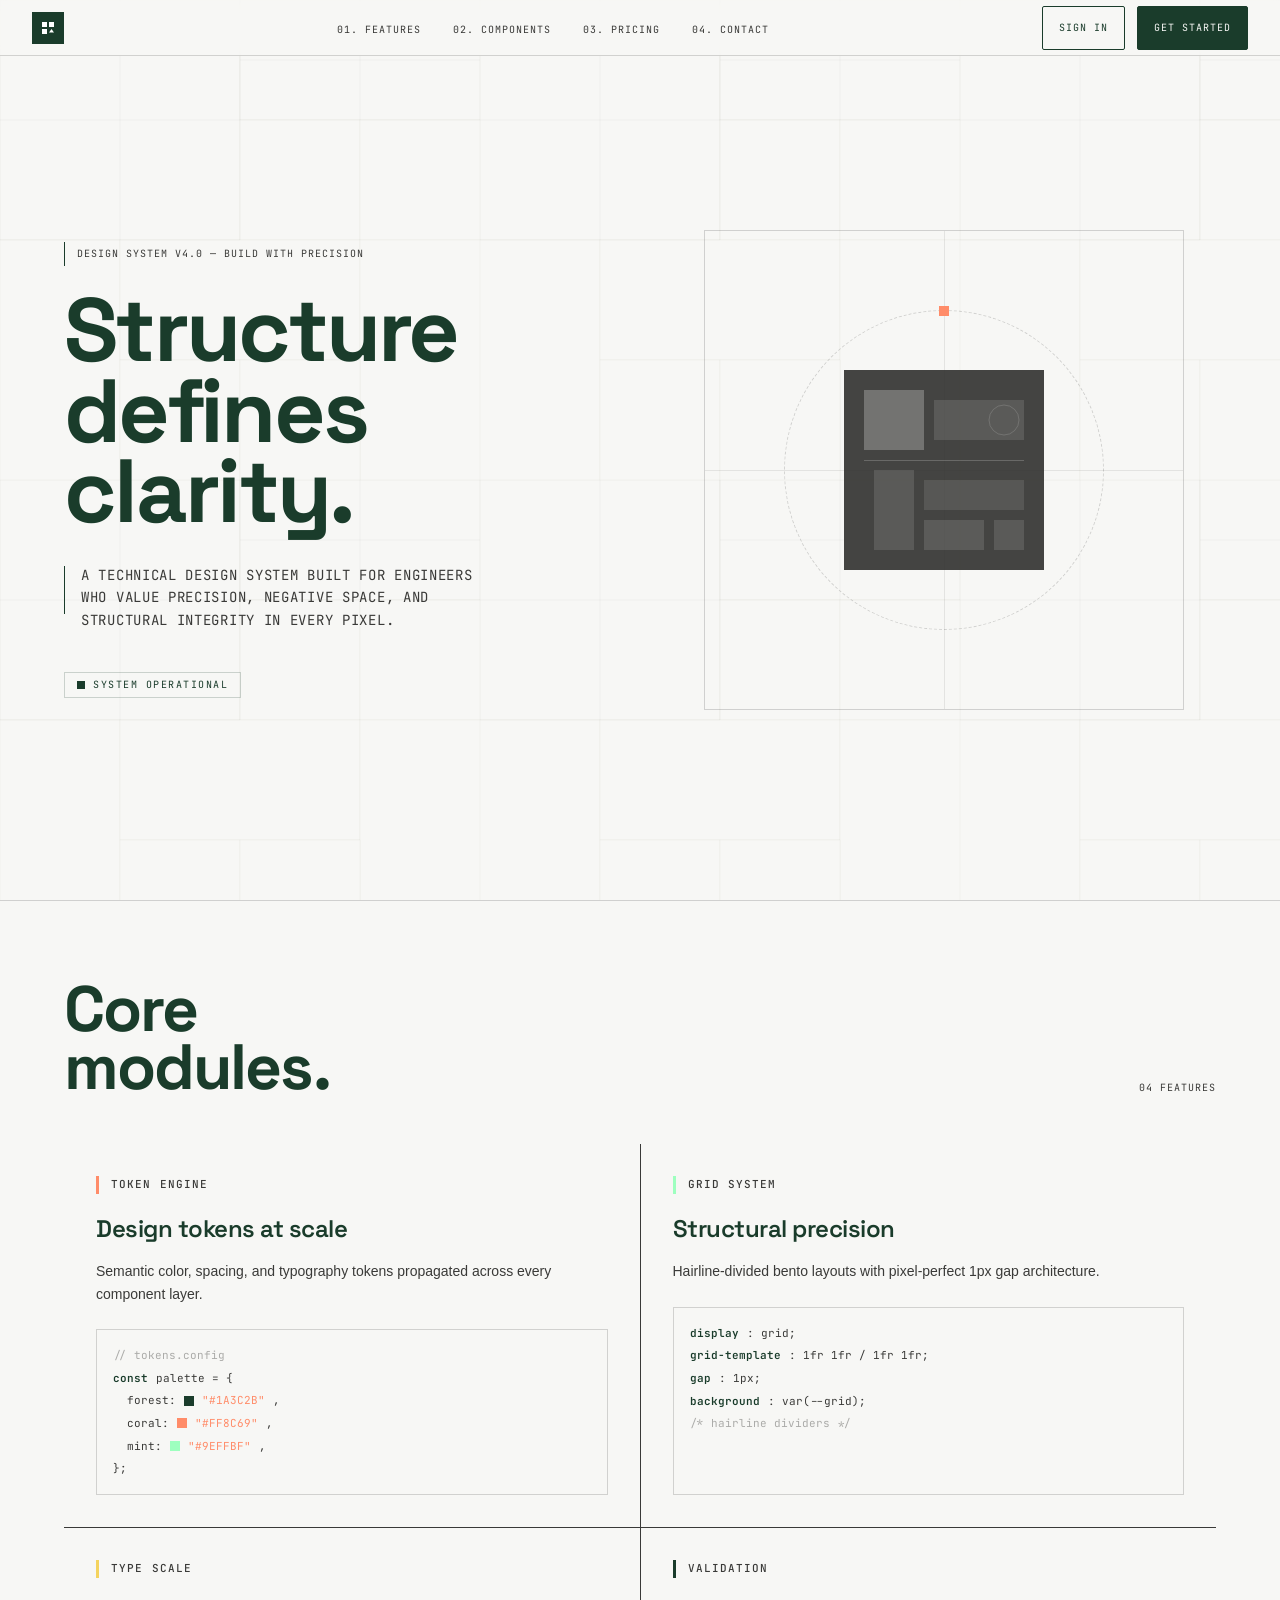
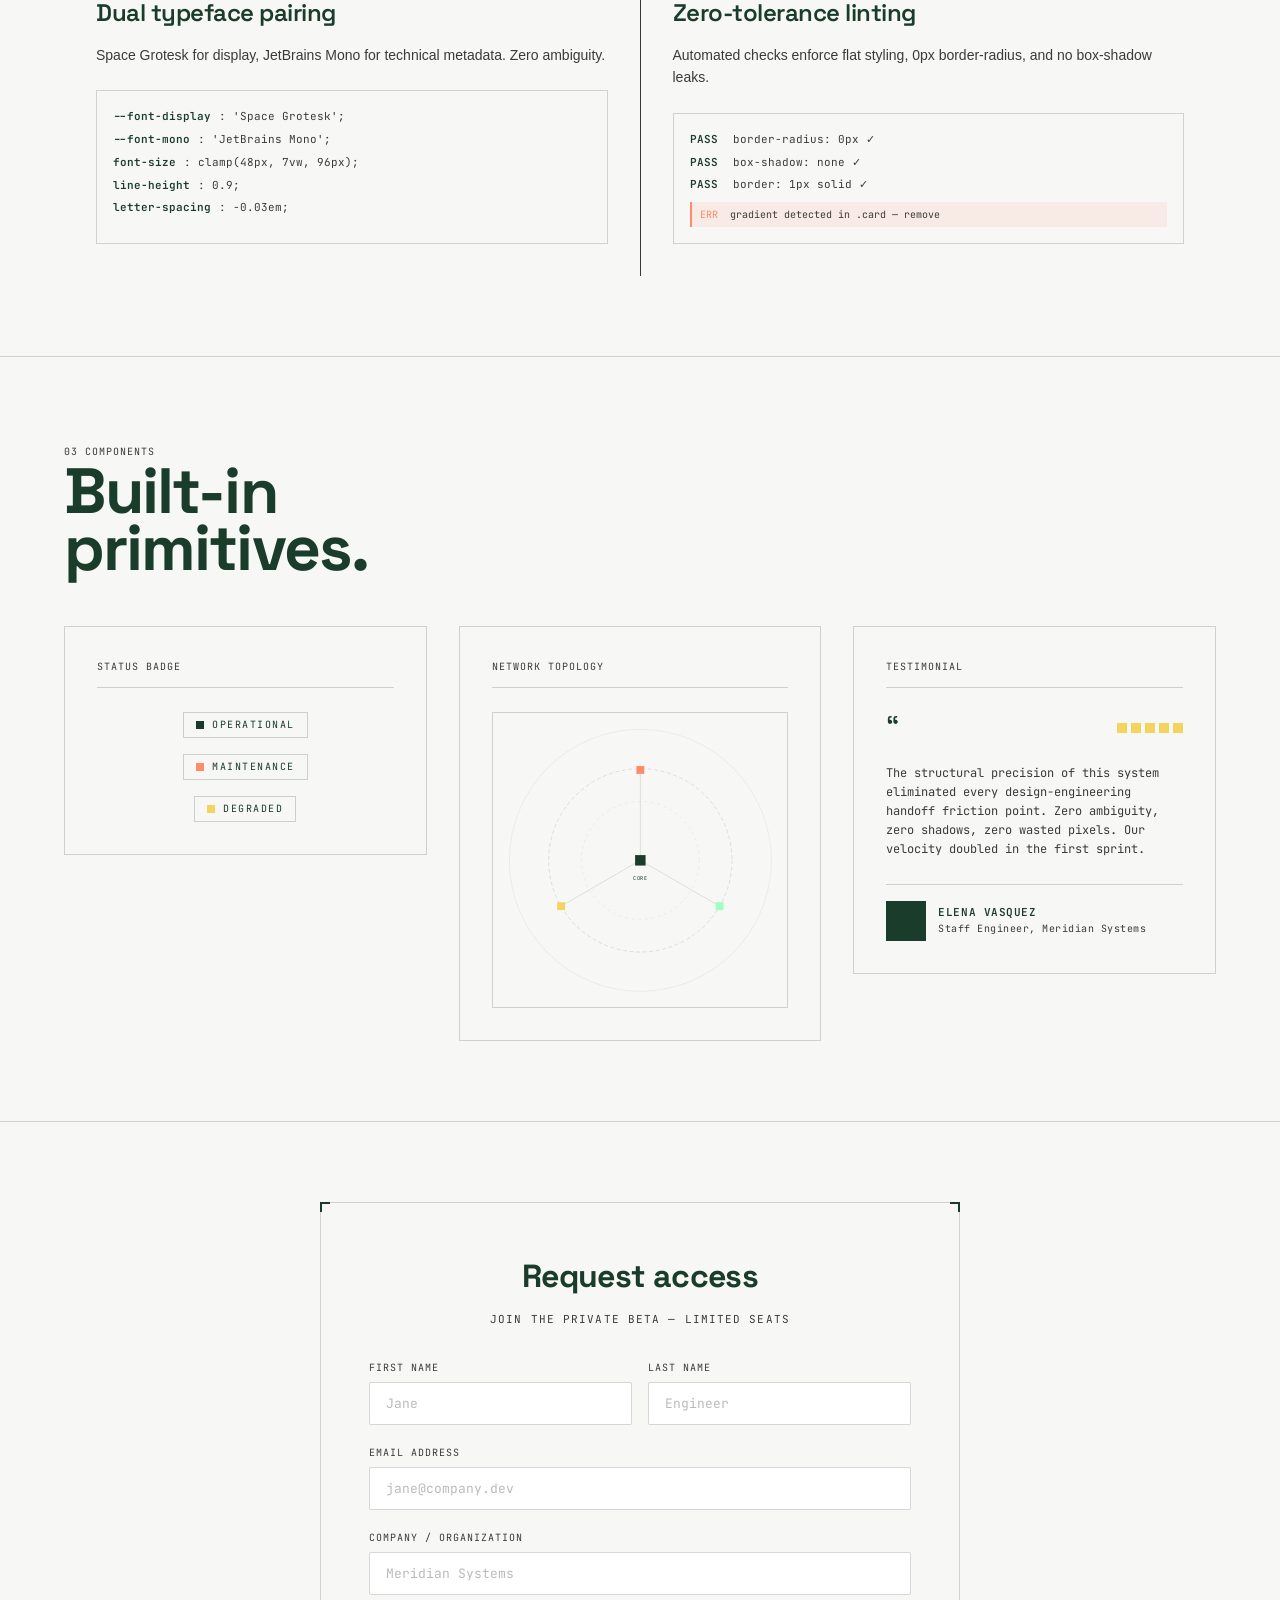
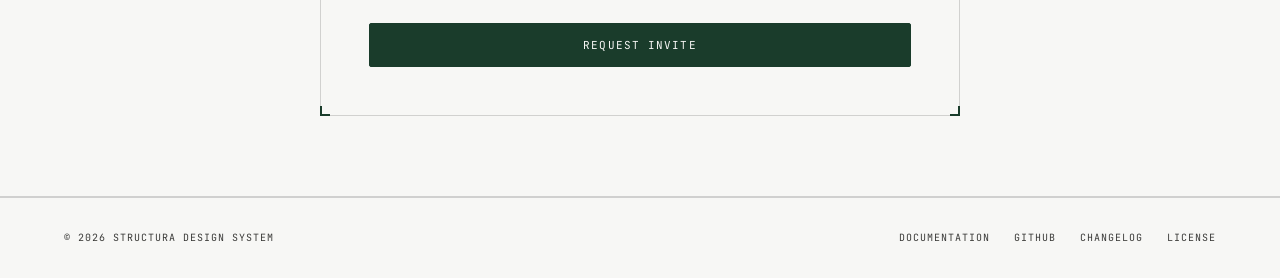
<file: website/index.html>
<!DOCTYPE html>
<html lang="en">
<head>
<meta charset="UTF-8">
<meta name="viewport" content="width=device-width, initial-scale=1.0">
<title>Structura — Technical Design System</title>
<link rel="preconnect" href="https://fonts.googleapis.com">
<link rel="preconnect" href="https://fonts.gstatic.com" crossorigin>
<link href="https://fonts.googleapis.com/css2?family=Space+Grotesk:wght@400;500;600;700&family=JetBrains+Mono:wght@400;500;600&family=General+Sans:wght@400;500;600&display=swap" rel="stylesheet">
<style>
/* ========================================
   DESIGN TOKENS
   ======================================== */
:root {
  --paper: #F7F7F5;
  --forest: #1A3C2B;
  --grid: #3A3A38;
  --coral: #FF8C69;
  --mint: #9EFFBF;
  --gold: #F4D35E;
  --border: rgba(58, 58, 56, 0.2);
  --border-subtle: rgba(58, 58, 56, 0.1);
  --border-mosaic: rgba(58, 58, 56, 0.3);
  --font-display: 'Space Grotesk', sans-serif;
  --font-body: 'General Sans', sans-serif;
  --font-mono: 'JetBrains Mono', monospace;
  --transition-fast: 150ms ease-out;
  --transition-base: 250ms ease-out;
}

/* ========================================
   RESET & BASE
   ======================================== */
*, *::before, *::after {
  margin: 0;
  padding: 0;
  box-sizing: border-box;
}

html {
  scroll-behavior: smooth;
  -webkit-font-smoothing: antialiased;
  -moz-osx-font-smoothing: grayscale;
}

body {
  font-family: var(--font-body);
  background-color: var(--paper);
  color: var(--grid);
  line-height: 1.6;
  position: relative;
}

a {
  color: inherit;
  text-decoration: none;
}

button, input {
  font-family: inherit;
  border: none;
  background: none;
  outline: none;
}

button {
  cursor: pointer;
}

img {
  max-width: 100%;
  display: block;
}

/* ========================================
   MOSAIC BACKGROUND
   ======================================== */
.mosaic-bg {
  position: fixed;
  top: 0;
  left: 0;
  width: 100%;
  height: 100%;
  z-index: -1;
  pointer-events: none;
}

/* ========================================
   SECTION DIVIDERS
   ======================================== */
.section-divider {
  width: 100%;
  height: 1px;
  background: var(--border);
}

section {
  position: relative;
}

/* ========================================
   NAVIGATION
   ======================================== */
.nav {
  position: fixed;
  top: 0;
  left: 0;
  right: 0;
  z-index: 100;
  height: 56px;
  display: flex;
  align-items: center;
  justify-content: space-between;
  padding: 0 32px;
  background: rgba(247, 247, 245, 0.92);
  backdrop-filter: blur(8px);
  -webkit-backdrop-filter: blur(8px);
  border-bottom: 1px solid var(--border);
}

.nav-logo {
  width: 32px;
  height: 32px;
  background: var(--forest);
  display: flex;
  align-items: center;
  justify-content: center;
  flex-shrink: 0;
}

.nav-logo svg {
  width: 16px;
  height: 16px;
}

.nav-links {
  display: flex;
  gap: 32px;
  list-style: none;
}

.nav-links a {
  font-family: var(--font-mono);
  font-size: 10px;
  text-transform: uppercase;
  letter-spacing: 0.1em;
  color: var(--grid);
  transition: color var(--transition-fast);
  padding: 8px 0;
}

.nav-links a:hover,
.nav-links a:focus-visible {
  color: var(--forest);
}

.nav-actions {
  display: flex;
  gap: 12px;
  align-items: center;
}

.btn-ghost {
  font-family: var(--font-mono);
  font-size: 10px;
  text-transform: uppercase;
  letter-spacing: 0.1em;
  padding: 8px 16px;
  border: 1px solid var(--forest);
  color: var(--forest);
  background: transparent;
  border-radius: 2px;
  transition: background var(--transition-fast), color var(--transition-fast);
  min-height: 44px;
  display: flex;
  align-items: center;
}

.btn-ghost:hover,
.btn-ghost:focus-visible {
  background: var(--forest);
  color: var(--paper);
}

.btn-solid {
  font-family: var(--font-mono);
  font-size: 10px;
  text-transform: uppercase;
  letter-spacing: 0.1em;
  padding: 8px 16px;
  border: 1px solid var(--forest);
  color: var(--paper);
  background: var(--forest);
  border-radius: 2px;
  transition: opacity var(--transition-fast);
  min-height: 44px;
  display: flex;
  align-items: center;
}

.btn-solid:hover,
.btn-solid:focus-visible {
  opacity: 0.85;
}

/* ========================================
   HERO SECTION
   ======================================== */
.hero {
  min-height: 100vh;
  display: grid;
  grid-template-columns: 1fr 1fr;
  align-items: center;
  padding: 120px 64px 80px;
  gap: 64px;
}

.hero-content {
  max-width: 640px;
}

.hero-label {
  font-family: var(--font-mono);
  font-size: 10px;
  text-transform: uppercase;
  letter-spacing: 0.1em;
  color: var(--grid);
  margin-bottom: 24px;
  display: flex;
  align-items: center;
  gap: 12px;
}

.hero-label::before {
  content: '';
  width: 1px;
  height: 24px;
  background: var(--forest);
}

.hero-title {
  font-family: var(--font-display);
  font-size: clamp(48px, 7vw, 96px);
  font-weight: 700;
  line-height: 0.9;
  letter-spacing: -0.03em;
  color: var(--forest);
  margin-bottom: 32px;
}

.hero-subtitle {
  font-family: var(--font-mono);
  font-size: 14px;
  text-transform: uppercase;
  letter-spacing: 0.05em;
  color: var(--grid);
  display: flex;
  align-items: flex-start;
  gap: 16px;
  line-height: 1.6;
  max-width: 420px;
}

.hero-subtitle::before {
  content: '';
  width: 1px;
  min-height: 48px;
  height: 100%;
  background: var(--forest);
  flex-shrink: 0;
  margin-top: 2px;
}

.hero-status {
  margin-top: 40px;
}

.hero-graphic {
  display: flex;
  align-items: center;
  justify-content: center;
}

.hero-wireframe {
  width: 100%;
  max-width: 480px;
  aspect-ratio: 1;
  border: 1px solid var(--border);
  position: relative;
  display: flex;
  align-items: center;
  justify-content: center;
  overflow: hidden;
}

.hero-wireframe-orbit {
  position: absolute;
  width: 320px;
  height: 320px;
  border: 1px dashed var(--border);
  border-radius: 50%;
  animation: orbit-spin 20s linear infinite;
}

.hero-wireframe-orbit::after {
  content: '';
  position: absolute;
  top: -5px;
  left: 50%;
  transform: translateX(-50%);
  width: 10px;
  height: 10px;
  background: var(--coral);
}

.hero-wireframe-image {
  width: 200px;
  height: 200px;
  background: var(--forest);
  mix-blend-mode: luminosity;
  opacity: 0.9;
  transition: mix-blend-mode var(--transition-base), opacity var(--transition-base);
  display: flex;
  align-items: center;
  justify-content: center;
  overflow: hidden;
}

.hero-wireframe-image img {
  width: 100%;
  height: 100%;
  object-fit: cover;
  mix-blend-mode: luminosity;
  opacity: 0.9;
  transition: mix-blend-mode var(--transition-base), opacity var(--transition-base);
}

.hero-wireframe:hover .hero-wireframe-image img,
.hero-wireframe:hover .hero-wireframe-image {
  mix-blend-mode: normal;
  opacity: 1;
}

.hero-wireframe-crosshair-h {
  position: absolute;
  width: 100%;
  height: 1px;
  background: var(--border-subtle);
}

.hero-wireframe-crosshair-v {
  position: absolute;
  width: 1px;
  height: 100%;
  background: var(--border-subtle);
}

@keyframes orbit-spin {
  from { transform: rotate(0deg); }
  to { transform: rotate(360deg); }
}

/* ========================================
   BENTO FEATURE GRID
   ======================================== */
.bento-section {
  padding: 80px 64px;
}

.bento-section-header {
  display: flex;
  justify-content: space-between;
  align-items: flex-end;
  margin-bottom: 48px;
}

.bento-section-title {
  font-family: var(--font-display);
  font-size: clamp(36px, 5vw, 64px);
  font-weight: 700;
  line-height: 0.9;
  letter-spacing: -0.03em;
  color: var(--forest);
}

.bento-section-label {
  font-family: var(--font-mono);
  font-size: 10px;
  text-transform: uppercase;
  letter-spacing: 0.1em;
  color: var(--grid);
}

.bento-grid {
  display: grid;
  grid-template-columns: 1fr 1fr;
  gap: 1px;
  background: var(--grid);
}

.bento-cell {
  background: var(--paper);
  padding: 32px;
  min-height: 320px;
  display: flex;
  flex-direction: column;
}

.bento-cell-label {
  font-family: var(--font-mono);
  font-size: 11px;
  font-weight: 500;
  text-transform: uppercase;
  letter-spacing: 0.1em;
  padding-left: 12px;
  margin-bottom: 16px;
  display: flex;
  align-items: center;
}

.bento-cell-label--coral {
  border-left: 3px solid var(--coral);
  color: var(--grid);
}

.bento-cell-label--mint {
  border-left: 3px solid var(--mint);
  color: var(--grid);
}

.bento-cell-label--gold {
  border-left: 3px solid var(--gold);
  color: var(--grid);
}

.bento-cell-label--forest {
  border-left: 3px solid var(--forest);
  color: var(--grid);
}

.bento-cell-title {
  font-family: var(--font-display);
  font-size: 24px;
  font-weight: 600;
  color: var(--forest);
  margin-bottom: 12px;
  letter-spacing: -0.02em;
}

.bento-cell-desc {
  font-family: var(--font-body);
  font-size: 14px;
  color: var(--grid);
  line-height: 1.6;
  margin-bottom: 24px;
}

.bento-mockup {
  flex: 1;
  border: 1px solid var(--border);
  padding: 16px;
  font-family: var(--font-mono);
  font-size: 11px;
  line-height: 1.7;
  color: var(--grid);
  background: var(--paper);
  overflow: hidden;
}

.bento-mockup-line {
  display: flex;
  gap: 8px;
  align-items: center;
}

.bento-mockup-line + .bento-mockup-line {
  margin-top: 4px;
}

.color-chip {
  display: inline-block;
  width: 10px;
  height: 10px;
  flex-shrink: 0;
}

.color-chip--coral { background: var(--coral); }
.color-chip--mint { background: var(--mint); }
.color-chip--gold { background: var(--gold); }
.color-chip--forest { background: var(--forest); }

.bento-mockup-comment {
  color: rgba(58, 58, 56, 0.4);
}

.bento-mockup-keyword {
  color: var(--forest);
  font-weight: 600;
}

.bento-mockup-string {
  color: var(--coral);
}

.bento-mockup-error {
  background: rgba(255, 140, 105, 0.12);
  border-left: 2px solid var(--coral);
  padding: 4px 8px;
  margin-top: 8px;
  font-size: 10px;
}

/* ========================================
   SPECIAL COMPONENTS SHOWCASE
   ======================================== */
.components-section {
  padding: 80px 64px;
}

.components-section-header {
  margin-bottom: 48px;
}

.components-section-title {
  font-family: var(--font-display);
  font-size: clamp(36px, 5vw, 64px);
  font-weight: 700;
  line-height: 0.9;
  letter-spacing: -0.03em;
  color: var(--forest);
  margin-bottom: 8px;
}

.components-section-label {
  font-family: var(--font-mono);
  font-size: 10px;
  text-transform: uppercase;
  letter-spacing: 0.1em;
  color: var(--grid);
}

.components-grid {
  display: grid;
  grid-template-columns: 1fr 1fr 1fr;
  gap: 32px;
  align-items: start;
}

/* ========================================
   STATUS BADGE
   ======================================== */
.status-badge {
  display: inline-flex;
  align-items: center;
  gap: 8px;
  padding: 4px 12px;
  border: 1px solid rgba(26, 60, 43, 0.2);
}

.status-badge-dot {
  width: 8px;
  height: 8px;
  background: var(--forest);
  flex-shrink: 0;
}

.status-badge-text {
  font-family: var(--font-mono);
  font-size: 10px;
  text-transform: uppercase;
  letter-spacing: 0.15em;
  color: var(--forest);
}

/* ========================================
   NETWORK TOPOLOGY GRAPH
   ======================================== */
.topology-container {
  width: 100%;
  max-width: 450px;
  aspect-ratio: 1;
  border: 1px solid var(--border);
  display: flex;
  align-items: center;
  justify-content: center;
  margin: 0 auto;
}

.topology-svg {
  width: 100%;
  height: 100%;
}

.topology-orbit-group {
  transform-origin: 225px 225px;
  animation: topology-rotate 20s linear infinite;
}

@keyframes topology-rotate {
  from { transform: rotate(0deg); }
  to { transform: rotate(360deg); }
}

/* ========================================
   TESTIMONIAL CARD
   ======================================== */
.testimonial-card {
  border: 1px solid var(--border);
  padding: 32px;
}

.testimonial-top {
  display: flex;
  justify-content: space-between;
  align-items: center;
  margin-bottom: 20px;
}

.testimonial-quote-icon {
  font-family: var(--font-display);
  font-size: 32px;
  color: var(--forest);
  line-height: 1;
}

.testimonial-stars {
  display: flex;
  gap: 4px;
}

.testimonial-star {
  width: 10px;
  height: 10px;
}

.testimonial-body {
  font-family: var(--font-mono);
  font-size: 12px;
  line-height: 1.6;
  color: var(--grid);
  margin-bottom: 24px;
}

.testimonial-footer {
  border-top: 1px solid var(--border);
  padding-top: 16px;
  display: flex;
  align-items: center;
  gap: 12px;
}

.testimonial-avatar {
  width: 40px;
  height: 40px;
  background: var(--forest);
  flex-shrink: 0;
}

.testimonial-name {
  font-family: var(--font-mono);
  font-size: 11px;
  font-weight: 600;
  color: var(--forest);
  text-transform: uppercase;
  letter-spacing: 0.05em;
}

.testimonial-title {
  font-family: var(--font-mono);
  font-size: 10px;
  color: var(--grid);
  letter-spacing: 0.05em;
}

/* ========================================
   COMPONENT SHOWCASE CARD
   ======================================== */
.showcase-card {
  border: 1px solid var(--border);
  padding: 32px;
}

.showcase-card-label {
  font-family: var(--font-mono);
  font-size: 10px;
  text-transform: uppercase;
  letter-spacing: 0.1em;
  color: var(--grid);
  margin-bottom: 24px;
  padding-bottom: 12px;
  border-bottom: 1px solid var(--border);
}

.showcase-card-content {
  display: flex;
  flex-direction: column;
  align-items: center;
  gap: 16px;
}

/* ========================================
   TECHNICAL FORM CTA
   ======================================== */
.form-section {
  padding: 80px 64px;
  display: flex;
  justify-content: center;
}

.form-container {
  width: 100%;
  max-width: 640px;
  background: var(--paper);
  border: 1px solid var(--border);
  padding: 48px;
  position: relative;
}

/* L-shaped corner markers */
.form-container::before,
.form-container::after {
  content: '';
  position: absolute;
  width: 10px;
  height: 10px;
  border-color: var(--forest);
  border-style: solid;
}

.form-container::before {
  top: -1px;
  left: -1px;
  border-width: 2px 0 0 2px;
}

.form-container::after {
  top: -1px;
  right: -1px;
  border-width: 2px 2px 0 0;
}

.form-corner-bl,
.form-corner-br {
  position: absolute;
  width: 10px;
  height: 10px;
  border-color: var(--forest);
  border-style: solid;
}

.form-corner-bl {
  bottom: -1px;
  left: -1px;
  border-width: 0 0 2px 2px;
}

.form-corner-br {
  bottom: -1px;
  right: -1px;
  border-width: 0 2px 2px 0;
}

.form-header {
  text-align: center;
  margin-bottom: 32px;
}

.form-title {
  font-family: var(--font-display);
  font-size: 32px;
  font-weight: 700;
  color: var(--forest);
  letter-spacing: -0.02em;
  margin-bottom: 8px;
}

.form-subtitle {
  font-family: var(--font-mono);
  font-size: 11px;
  text-transform: uppercase;
  letter-spacing: 0.1em;
  color: var(--grid);
}

.form-fields {
  display: flex;
  flex-direction: column;
  gap: 20px;
}

.form-group {
  display: flex;
  flex-direction: column;
  gap: 6px;
}

.form-label {
  font-family: var(--font-mono);
  font-size: 10px;
  text-transform: uppercase;
  letter-spacing: 0.1em;
  color: var(--grid);
}

.form-input {
  width: 100%;
  padding: 12px 16px;
  background: #FFFFFF;
  border: 1px solid var(--border);
  border-radius: 2px;
  font-family: var(--font-mono);
  font-size: 13px;
  color: var(--grid);
  transition: border-color var(--transition-fast);
}

.form-input:focus {
  border-color: var(--forest);
}

.form-input::placeholder {
  color: rgba(58, 58, 56, 0.35);
}

.form-row {
  display: grid;
  grid-template-columns: 1fr 1fr;
  gap: 16px;
}

.form-submit {
  margin-top: 8px;
  width: 100%;
  padding: 14px;
  background: var(--forest);
  color: var(--paper);
  font-family: var(--font-mono);
  font-size: 11px;
  text-transform: uppercase;
  letter-spacing: 0.1em;
  border: 1px solid var(--forest);
  border-radius: 2px;
  cursor: pointer;
  transition: opacity var(--transition-fast);
  min-height: 44px;
}

.form-submit:hover,
.form-submit:focus-visible {
  opacity: 0.85;
}

/* ========================================
   FOOTER
   ======================================== */
.footer {
  padding: 32px 64px;
  display: flex;
  justify-content: space-between;
  align-items: center;
  border-top: 1px solid var(--border);
}

.footer-left {
  font-family: var(--font-mono);
  font-size: 10px;
  text-transform: uppercase;
  letter-spacing: 0.1em;
  color: var(--grid);
}

.footer-right {
  display: flex;
  gap: 24px;
}

.footer-link {
  font-family: var(--font-mono);
  font-size: 10px;
  text-transform: uppercase;
  letter-spacing: 0.1em;
  color: var(--grid);
  transition: color var(--transition-fast);
}

.footer-link:hover {
  color: var(--forest);
}

/* ========================================
   REDUCED MOTION
   ======================================== */
@media (prefers-reduced-motion: reduce) {
  .hero-wireframe-orbit,
  .topology-orbit-group {
    animation: none;
  }
  * {
    transition-duration: 0.01ms !important;
  }
}

/* ========================================
   RESPONSIVE
   ======================================== */
@media (max-width: 1024px) {
  .hero {
    grid-template-columns: 1fr;
    padding: 120px 32px 64px;
  }
  .hero-graphic {
    order: -1;
  }
  .hero-wireframe {
    max-width: 360px;
  }
  .bento-section,
  .components-section,
  .form-section {
    padding: 64px 32px;
  }
  .components-grid {
    grid-template-columns: 1fr;
    gap: 24px;
  }
  .footer {
    padding: 32px;
  }
}

@media (max-width: 768px) {
  .nav {
    padding: 0 16px;
  }
  .nav-links {
    display: none;
  }
  .hero {
    padding: 100px 20px 48px;
  }
  .bento-grid {
    grid-template-columns: 1fr;
  }
  .bento-section,
  .components-section,
  .form-section {
    padding: 48px 20px;
  }
  .form-container {
    padding: 32px 20px;
  }
  .form-row {
    grid-template-columns: 1fr;
  }
  .footer {
    padding: 24px 20px;
    flex-direction: column;
    gap: 16px;
    text-align: center;
  }
}
</style>
</head>
<body>

<!-- ========================================
     MOSAIC SVG BACKGROUND
     ======================================== -->
<svg class="mosaic-bg" xmlns="http://www.w3.org/2000/svg" width="100%" height="100%">
  <defs>
    <pattern id="mosaic" x="0" y="0" width="480" height="480" patternUnits="userSpaceOnUse">
      <!-- Large panels -->
      <rect x="0" y="0" width="240" height="240" fill="#F7F7F5" stroke="rgba(58,58,56,0.08)" stroke-width="0.5"/>
      <rect x="240" y="0" width="240" height="120" fill="#F7F7F5" stroke="rgba(58,58,56,0.08)" stroke-width="0.5"/>
      <rect x="240" y="120" width="120" height="120" fill="#F7F7F5" stroke="rgba(58,58,56,0.08)" stroke-width="0.5"/>
      <rect x="360" y="120" width="120" height="120" fill="#F7F7F5" stroke="rgba(58,58,56,0.08)" stroke-width="0.5"/>
      <!-- Bottom row -->
      <rect x="0" y="240" width="120" height="240" fill="#F7F7F5" stroke="rgba(58,58,56,0.08)" stroke-width="0.5"/>
      <rect x="120" y="240" width="240" height="120" fill="#F7F7F5" stroke="rgba(58,58,56,0.08)" stroke-width="0.5"/>
      <rect x="360" y="240" width="120" height="240" fill="#F7F7F5" stroke="rgba(58,58,56,0.08)" stroke-width="0.5"/>
      <rect x="120" y="360" width="120" height="120" fill="#F7F7F5" stroke="rgba(58,58,56,0.08)" stroke-width="0.5"/>
      <rect x="240" y="360" width="120" height="120" fill="#F7F7F5" stroke="rgba(58,58,56,0.08)" stroke-width="0.5"/>
      <!-- Subdivisions for detail -->
      <rect x="0" y="0" width="120" height="120" fill="none" stroke="rgba(58,58,56,0.04)" stroke-width="0.5"/>
      <rect x="120" y="0" width="120" height="120" fill="none" stroke="rgba(58,58,56,0.04)" stroke-width="0.5"/>
      <rect x="0" y="120" width="120" height="120" fill="none" stroke="rgba(58,58,56,0.04)" stroke-width="0.5"/>
      <rect x="120" y="120" width="120" height="120" fill="none" stroke="rgba(58,58,56,0.04)" stroke-width="0.5"/>
      <rect x="240" y="0" width="120" height="60" fill="none" stroke="rgba(58,58,56,0.04)" stroke-width="0.5"/>
      <rect x="360" y="0" width="120" height="60" fill="none" stroke="rgba(58,58,56,0.04)" stroke-width="0.5"/>
      <rect x="240" y="60" width="120" height="60" fill="none" stroke="rgba(58,58,56,0.04)" stroke-width="0.5"/>
      <rect x="360" y="60" width="120" height="60" fill="none" stroke="rgba(58,58,56,0.04)" stroke-width="0.5"/>
    </pattern>
  </defs>
  <rect width="100%" height="100%" fill="url(#mosaic)"/>
</svg>

<!-- ========================================
     NAVIGATION
     ======================================== -->
<nav class="nav" role="navigation" aria-label="Main navigation">
  <div class="nav-logo" aria-label="Structura logo">
    <svg viewBox="0 0 16 16" fill="none" xmlns="http://www.w3.org/2000/svg">
      <path d="M2 2h5v5H2V2zm7 0h5v5H9V2zM2 9h5v5H2V9zm7 3.5L11.5 9 14 12.5H9z" fill="white"/>
    </svg>
  </div>

  <ul class="nav-links">
    <li><a href="#features">01. Features</a></li>
    <li><a href="#components">02. Components</a></li>
    <li><a href="#pricing">03. Pricing</a></li>
    <li><a href="#contact">04. Contact</a></li>
  </ul>

  <div class="nav-actions">
    <button class="btn-ghost">Sign In</button>
    <button class="btn-solid">Get Started</button>
  </div>
</nav>

<!-- ========================================
     HERO SECTION
     ======================================== -->
<section class="hero">
  <div class="hero-content">
    <div class="hero-label">Design System v4.0 — Build with Precision</div>
    <h1 class="hero-title">Structure<br>defines<br>clarity.</h1>
    <div class="hero-subtitle">
      A technical design system built for engineers who value precision, negative space, and structural integrity in every pixel.
    </div>
    <div class="hero-status">
      <div class="status-badge">
        <span class="status-badge-dot"></span>
        <span class="status-badge-text">System Operational</span>
      </div>
    </div>
  </div>

  <div class="hero-graphic">
    <div class="hero-wireframe">
      <div class="hero-wireframe-crosshair-h"></div>
      <div class="hero-wireframe-crosshair-v"></div>
      <div class="hero-wireframe-orbit"></div>
      <div class="hero-wireframe-image">
        <svg viewBox="0 0 200 200" xmlns="http://www.w3.org/2000/svg" width="200" height="200">
          <rect width="200" height="200" fill="#1A3C2B"/>
          <rect x="20" y="20" width="60" height="60" fill="#9EFFBF" opacity="0.3"/>
          <rect x="90" y="30" width="90" height="40" fill="#FF8C69" opacity="0.2"/>
          <rect x="20" y="90" width="160" height="1" fill="#F7F7F5" opacity="0.2"/>
          <rect x="30" y="100" width="40" height="80" fill="#F4D35E" opacity="0.15"/>
          <rect x="80" y="110" width="100" height="30" fill="#F7F7F5" opacity="0.1"/>
          <rect x="80" y="150" width="60" height="30" fill="#9EFFBF" opacity="0.15"/>
          <rect x="150" y="150" width="30" height="30" fill="#FF8C69" opacity="0.2"/>
          <circle cx="160" cy="50" r="15" fill="none" stroke="#F7F7F5" stroke-width="0.5" opacity="0.3"/>
        </svg>
      </div>
    </div>
  </div>
</section>

<div class="section-divider"></div>

<!-- ========================================
     BENTO FEATURE GRID
     ======================================== -->
<section class="bento-section" id="features">
  <div class="bento-section-header">
    <h2 class="bento-section-title">Core<br>modules.</h2>
    <span class="bento-section-label">04 Features</span>
  </div>

  <div class="bento-grid">
    <!-- Cell 1: Coral -->
    <div class="bento-cell">
      <div class="bento-cell-label bento-cell-label--coral">Token Engine</div>
      <h3 class="bento-cell-title">Design tokens at scale</h3>
      <p class="bento-cell-desc">Semantic color, spacing, and typography tokens propagated across every component layer.</p>
      <div class="bento-mockup">
        <div class="bento-mockup-line"><span class="bento-mockup-comment">// tokens.config</span></div>
        <div class="bento-mockup-line"><span class="bento-mockup-keyword">const</span> palette = {</div>
        <div class="bento-mockup-line">&nbsp;&nbsp;forest: <span class="color-chip color-chip--forest"></span> <span class="bento-mockup-string">"#1A3C2B"</span>,</div>
        <div class="bento-mockup-line">&nbsp;&nbsp;coral: <span class="color-chip color-chip--coral"></span> <span class="bento-mockup-string">"#FF8C69"</span>,</div>
        <div class="bento-mockup-line">&nbsp;&nbsp;mint: <span class="color-chip color-chip--mint"></span> <span class="bento-mockup-string">"#9EFFBF"</span>,</div>
        <div class="bento-mockup-line">};</div>
      </div>
    </div>

    <!-- Cell 2: Mint -->
    <div class="bento-cell">
      <div class="bento-cell-label bento-cell-label--mint">Grid System</div>
      <h3 class="bento-cell-title">Structural precision</h3>
      <p class="bento-cell-desc">Hairline-divided bento layouts with pixel-perfect 1px gap architecture.</p>
      <div class="bento-mockup">
        <div class="bento-mockup-line"><span class="bento-mockup-keyword">display</span>: grid;</div>
        <div class="bento-mockup-line"><span class="bento-mockup-keyword">grid-template</span>: 1fr 1fr / 1fr 1fr;</div>
        <div class="bento-mockup-line"><span class="bento-mockup-keyword">gap</span>: 1px;</div>
        <div class="bento-mockup-line"><span class="bento-mockup-keyword">background</span>: var(--grid);</div>
        <div class="bento-mockup-line"><span class="bento-mockup-comment">/* hairline dividers */</span></div>
      </div>
    </div>

    <!-- Cell 3: Gold -->
    <div class="bento-cell">
      <div class="bento-cell-label bento-cell-label--gold">Type Scale</div>
      <h3 class="bento-cell-title">Dual typeface pairing</h3>
      <p class="bento-cell-desc">Space Grotesk for display, JetBrains Mono for technical metadata. Zero ambiguity.</p>
      <div class="bento-mockup">
        <div class="bento-mockup-line"><span class="bento-mockup-keyword">--font-display</span>: 'Space Grotesk';</div>
        <div class="bento-mockup-line"><span class="bento-mockup-keyword">--font-mono</span>: 'JetBrains Mono';</div>
        <div class="bento-mockup-line"><span class="bento-mockup-keyword">font-size</span>: clamp(48px, 7vw, 96px);</div>
        <div class="bento-mockup-line"><span class="bento-mockup-keyword">line-height</span>: 0.9;</div>
        <div class="bento-mockup-line"><span class="bento-mockup-keyword">letter-spacing</span>: -0.03em;</div>
      </div>
    </div>

    <!-- Cell 4: Forest -->
    <div class="bento-cell">
      <div class="bento-cell-label bento-cell-label--forest">Validation</div>
      <h3 class="bento-cell-title">Zero-tolerance linting</h3>
      <p class="bento-cell-desc">Automated checks enforce flat styling, 0px border-radius, and no box-shadow leaks.</p>
      <div class="bento-mockup">
        <div class="bento-mockup-line"><span class="bento-mockup-keyword">PASS</span> &nbsp;border-radius: 0px &#10003;</div>
        <div class="bento-mockup-line"><span class="bento-mockup-keyword">PASS</span> &nbsp;box-shadow: none &#10003;</div>
        <div class="bento-mockup-line"><span class="bento-mockup-keyword">PASS</span> &nbsp;border: 1px solid &#10003;</div>
        <div class="bento-mockup-error">
          <span style="color: var(--coral);">ERR</span> &nbsp;gradient detected in .card — remove
        </div>
      </div>
    </div>
  </div>
</section>

<div class="section-divider"></div>

<!-- ========================================
     SPECIAL COMPONENTS SHOWCASE
     ======================================== -->
<section class="components-section" id="components">
  <div class="components-section-header">
    <span class="components-section-label">03 Components</span>
    <h2 class="components-section-title">Built-in<br>primitives.</h2>
  </div>

  <div class="components-grid">
    <!-- Status Badge Showcase -->
    <div class="showcase-card">
      <div class="showcase-card-label">Status Badge</div>
      <div class="showcase-card-content">
        <div class="status-badge">
          <span class="status-badge-dot"></span>
          <span class="status-badge-text">Operational</span>
        </div>
        <div class="status-badge">
          <span class="status-badge-dot" style="background: var(--coral);"></span>
          <span class="status-badge-text">Maintenance</span>
        </div>
        <div class="status-badge">
          <span class="status-badge-dot" style="background: var(--gold);"></span>
          <span class="status-badge-text">Degraded</span>
        </div>
      </div>
    </div>

    <!-- Network Topology Graph -->
    <div class="showcase-card">
      <div class="showcase-card-label">Network Topology</div>
      <div class="topology-container">
        <svg class="topology-svg" viewBox="0 0 450 450" xmlns="http://www.w3.org/2000/svg">
          <!-- Outer border circle -->
          <circle cx="225" cy="225" r="200" fill="none" stroke="rgba(58,58,56,0.1)" stroke-width="1"/>

          <!-- Dashed orbit paths -->
          <circle cx="225" cy="225" r="140" fill="none" stroke="rgba(58,58,56,0.2)" stroke-width="1" stroke-dasharray="6 4"/>
          <circle cx="225" cy="225" r="90" fill="none" stroke="rgba(58,58,56,0.1)" stroke-width="1" stroke-dasharray="4 6"/>

          <!-- Connection lines (static, from center to orbit positions) -->
          <line x1="225" y1="225" x2="225" y2="85" stroke="rgba(58,58,56,0.2)" stroke-width="1"/>
          <line x1="225" y1="225" x2="346" y2="295" stroke="rgba(58,58,56,0.2)" stroke-width="1"/>
          <line x1="225" y1="225" x2="104" y2="295" stroke="rgba(58,58,56,0.2)" stroke-width="1"/>

          <!-- Central node -->
          <rect x="217" y="217" width="16" height="16" fill="#1A3C2B"/>

          <!-- Orbiting nodes group -->
          <g class="topology-orbit-group">
            <!-- Node 1: top -->
            <rect x="219" y="81" width="12" height="12" fill="#FF8C69"/>
            <!-- Node 2: bottom-right -->
            <rect x="340" y="289" width="12" height="12" fill="#9EFFBF"/>
            <!-- Node 3: bottom-left -->
            <rect x="98" y="289" width="12" height="12" fill="#F4D35E"/>
          </g>

          <!-- Labels -->
          <text x="225" y="255" text-anchor="middle" fill="#1A3C2B" font-family="JetBrains Mono, monospace" font-size="8" letter-spacing="0.1em">CORE</text>
        </svg>
      </div>
    </div>

    <!-- Testimonial Card -->
    <div class="testimonial-card">
      <div class="showcase-card-label" style="margin-bottom: 24px; padding-bottom: 12px; border-bottom: 1px solid var(--border);">Testimonial</div>
      <div class="testimonial-top">
        <span class="testimonial-quote-icon">&ldquo;</span>
        <div class="testimonial-stars">
          <svg class="testimonial-star" viewBox="0 0 10 10"><rect width="10" height="10" fill="#F4D35E"/></svg>
          <svg class="testimonial-star" viewBox="0 0 10 10"><rect width="10" height="10" fill="#F4D35E"/></svg>
          <svg class="testimonial-star" viewBox="0 0 10 10"><rect width="10" height="10" fill="#F4D35E"/></svg>
          <svg class="testimonial-star" viewBox="0 0 10 10"><rect width="10" height="10" fill="#F4D35E"/></svg>
          <svg class="testimonial-star" viewBox="0 0 10 10"><rect width="10" height="10" fill="#F4D35E"/></svg>
        </div>
      </div>
      <p class="testimonial-body">The structural precision of this system eliminated every design-engineering handoff friction point. Zero ambiguity, zero shadows, zero wasted pixels. Our velocity doubled in the first sprint.</p>
      <div class="testimonial-footer">
        <div class="testimonial-avatar"></div>
        <div>
          <div class="testimonial-name">Elena Vasquez</div>
          <div class="testimonial-title">Staff Engineer, Meridian Systems</div>
        </div>
      </div>
    </div>
  </div>
</section>

<div class="section-divider"></div>

<!-- ========================================
     TECHNICAL FORM CTA
     ======================================== -->
<section class="form-section" id="contact">
  <div class="form-container">
    <div class="form-corner-bl"></div>
    <div class="form-corner-br"></div>

    <div class="form-header">
      <h2 class="form-title">Request access</h2>
      <p class="form-subtitle">Join the private beta — limited seats</p>
    </div>

    <form class="form-fields" onsubmit="event.preventDefault();">
      <div class="form-row">
        <div class="form-group">
          <label class="form-label" for="first-name">First Name</label>
          <input class="form-input" type="text" id="first-name" placeholder="Jane">
        </div>
        <div class="form-group">
          <label class="form-label" for="last-name">Last Name</label>
          <input class="form-input" type="text" id="last-name" placeholder="Engineer">
        </div>
      </div>
      <div class="form-group">
        <label class="form-label" for="email">Email Address</label>
        <input class="form-input" type="email" id="email" placeholder="jane@company.dev">
      </div>
      <div class="form-group">
        <label class="form-label" for="company">Company / Organization</label>
        <input class="form-input" type="text" id="company" placeholder="Meridian Systems">
      </div>
      <button class="form-submit" type="submit">Request Invite</button>
    </form>
  </div>
</section>

<div class="section-divider"></div>

<!-- ========================================
     FOOTER
     ======================================== -->
<footer class="footer">
  <div class="footer-left">&copy; 2026 Structura Design System</div>
  <div class="footer-right">
    <a href="#" class="footer-link">Documentation</a>
    <a href="#" class="footer-link">GitHub</a>
    <a href="#" class="footer-link">Changelog</a>
    <a href="#" class="footer-link">License</a>
  </div>
</footer>

</body>
</html>
</file>
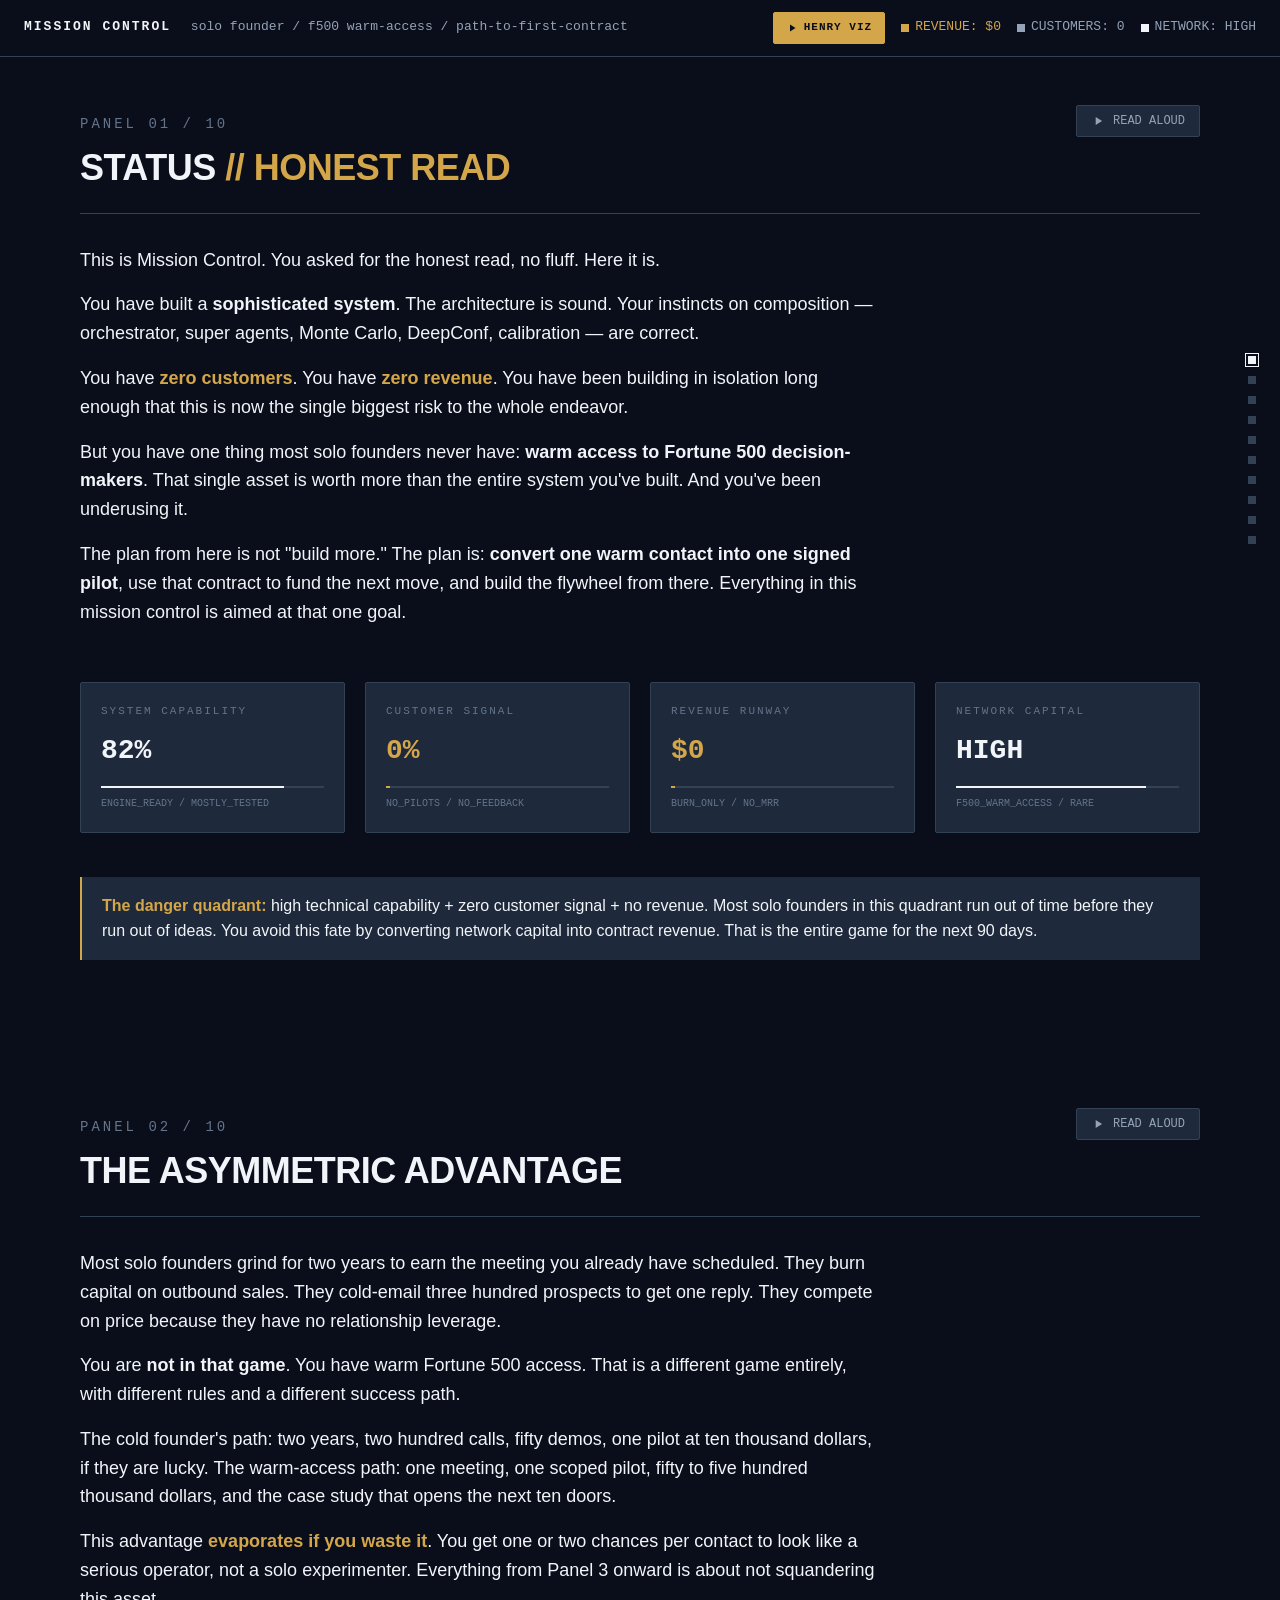
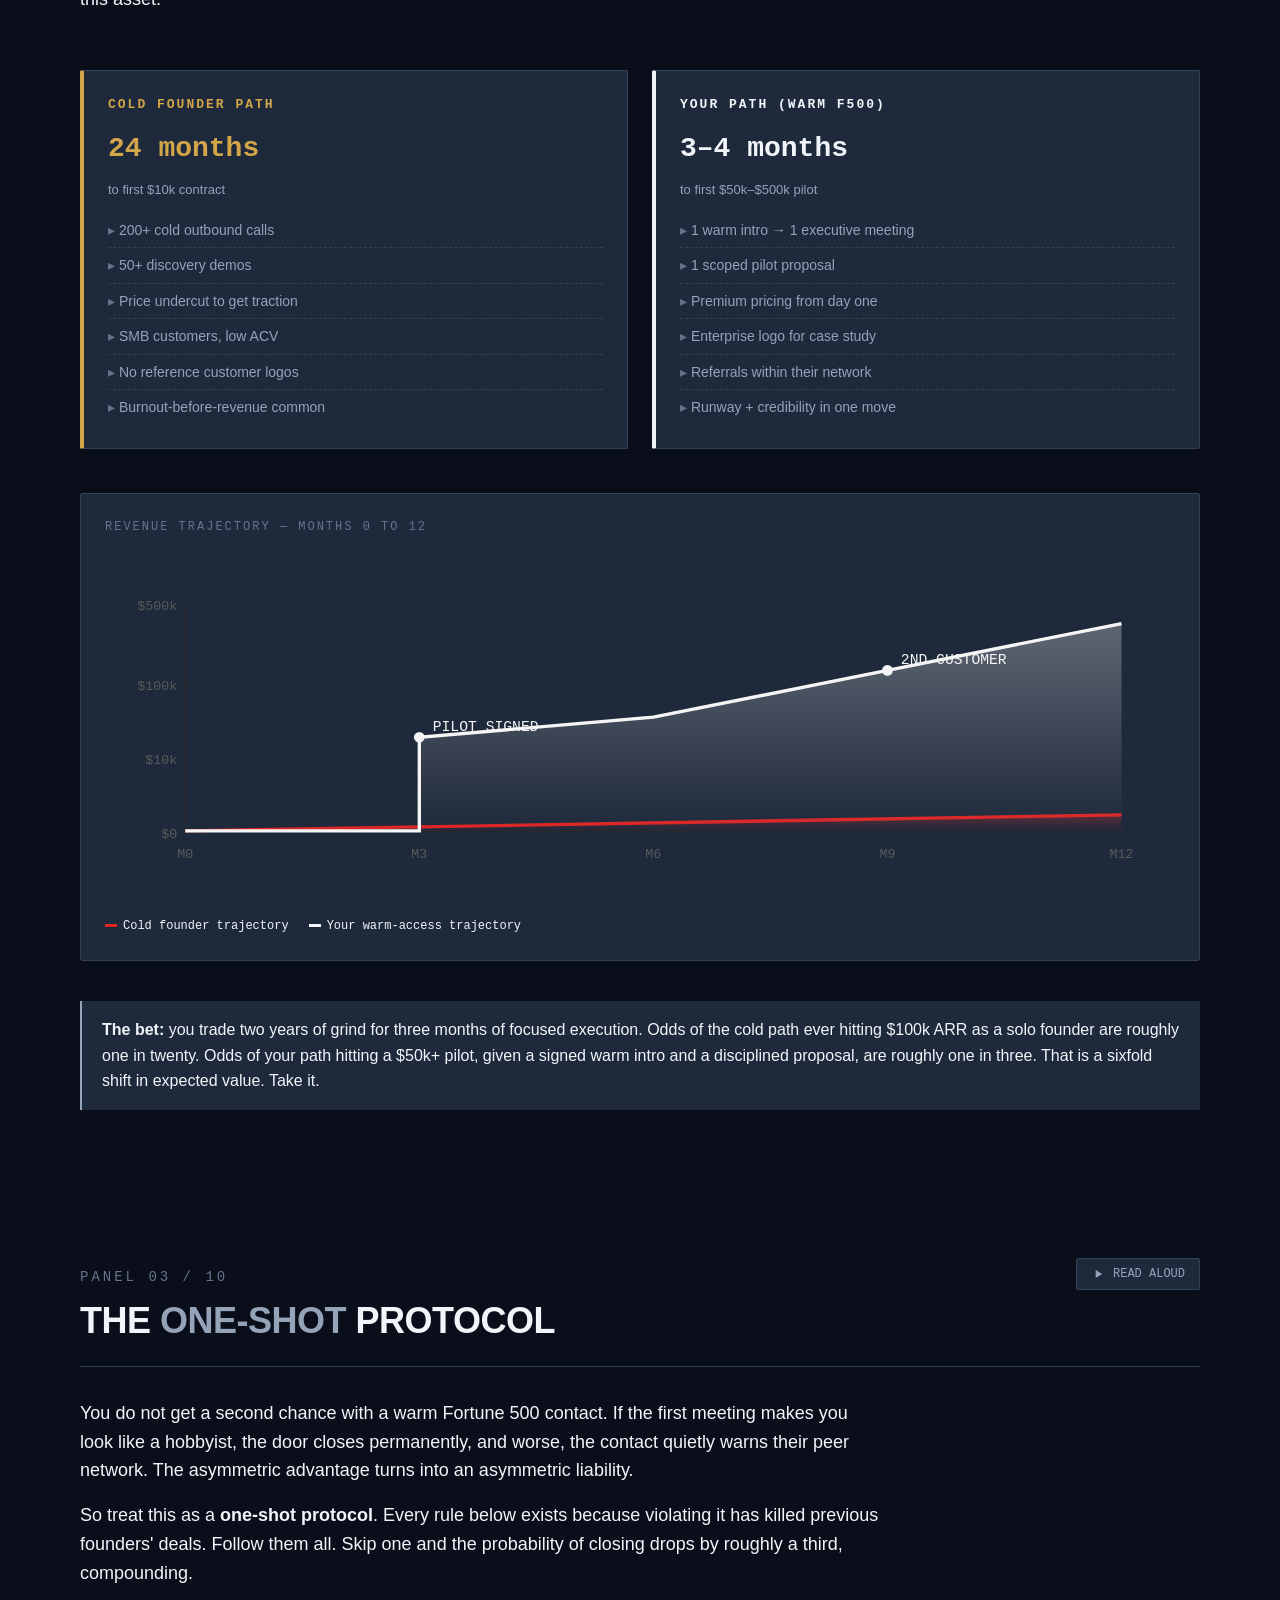
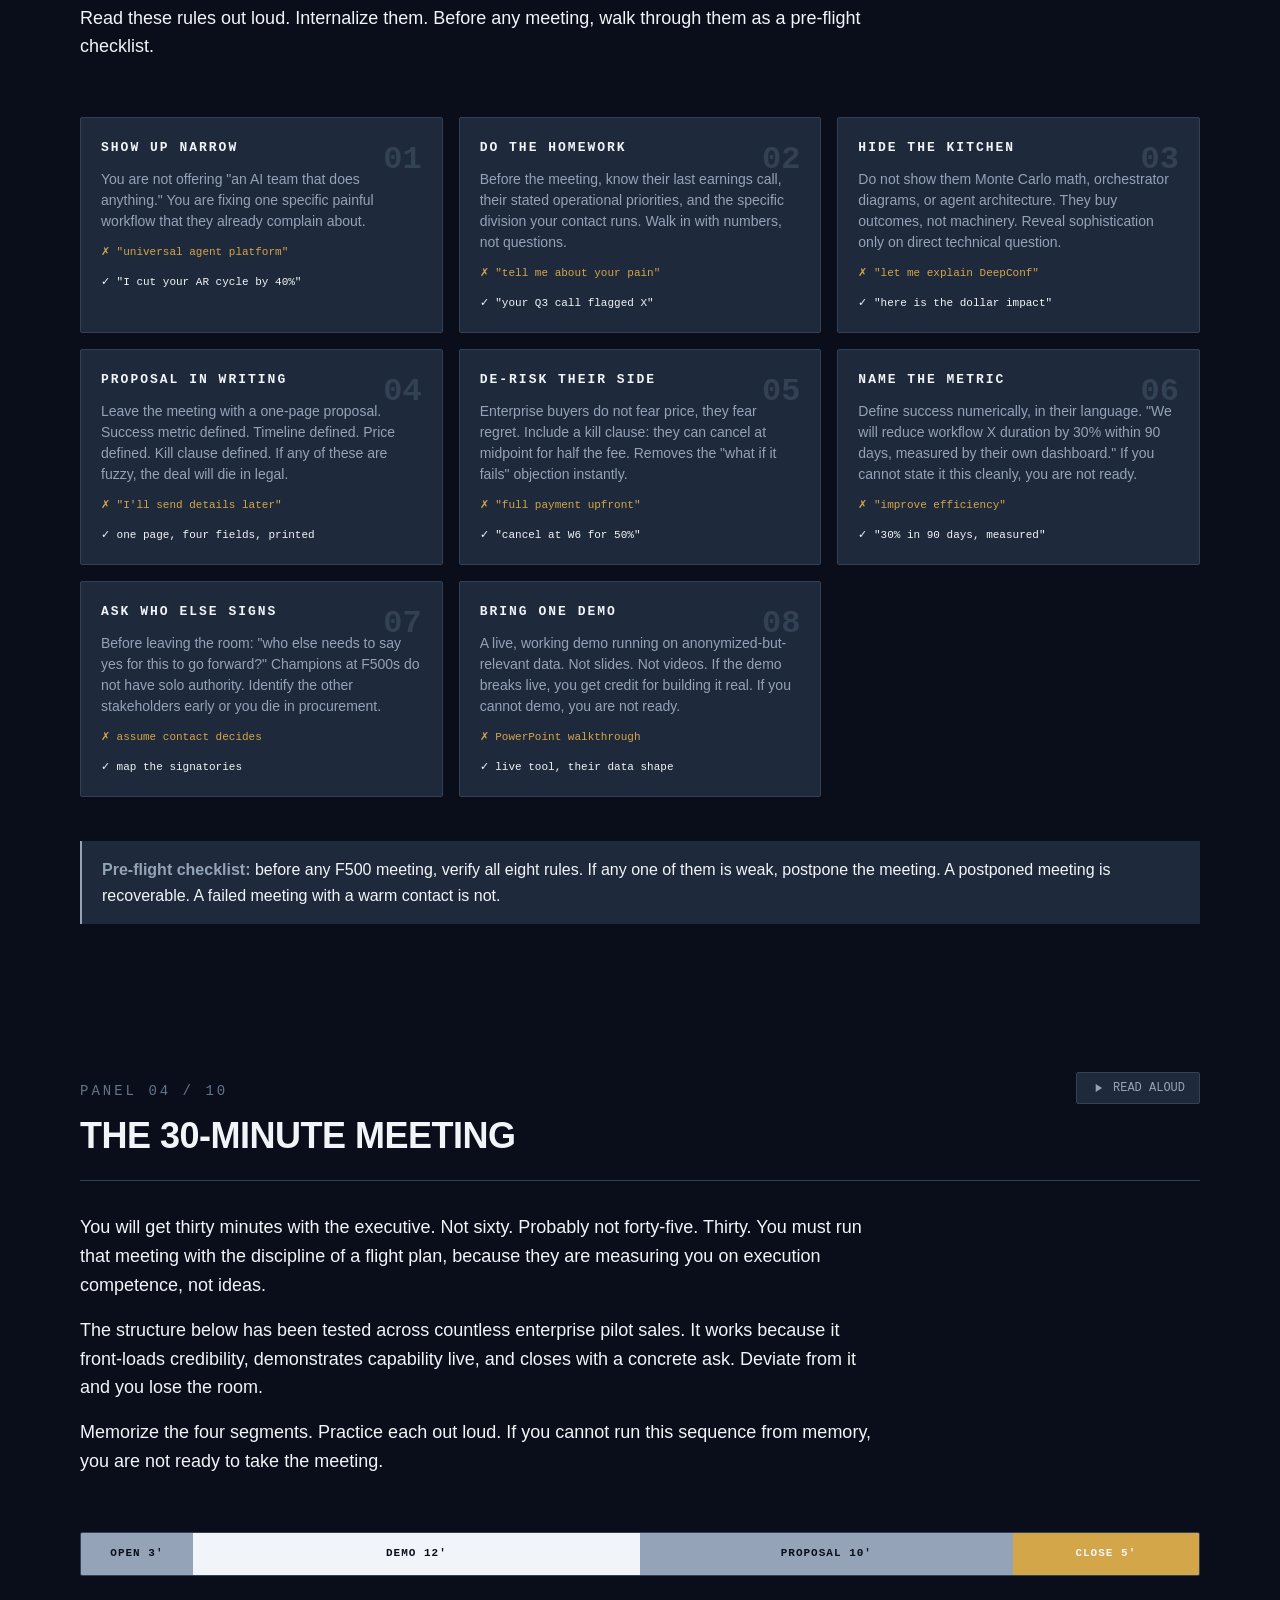
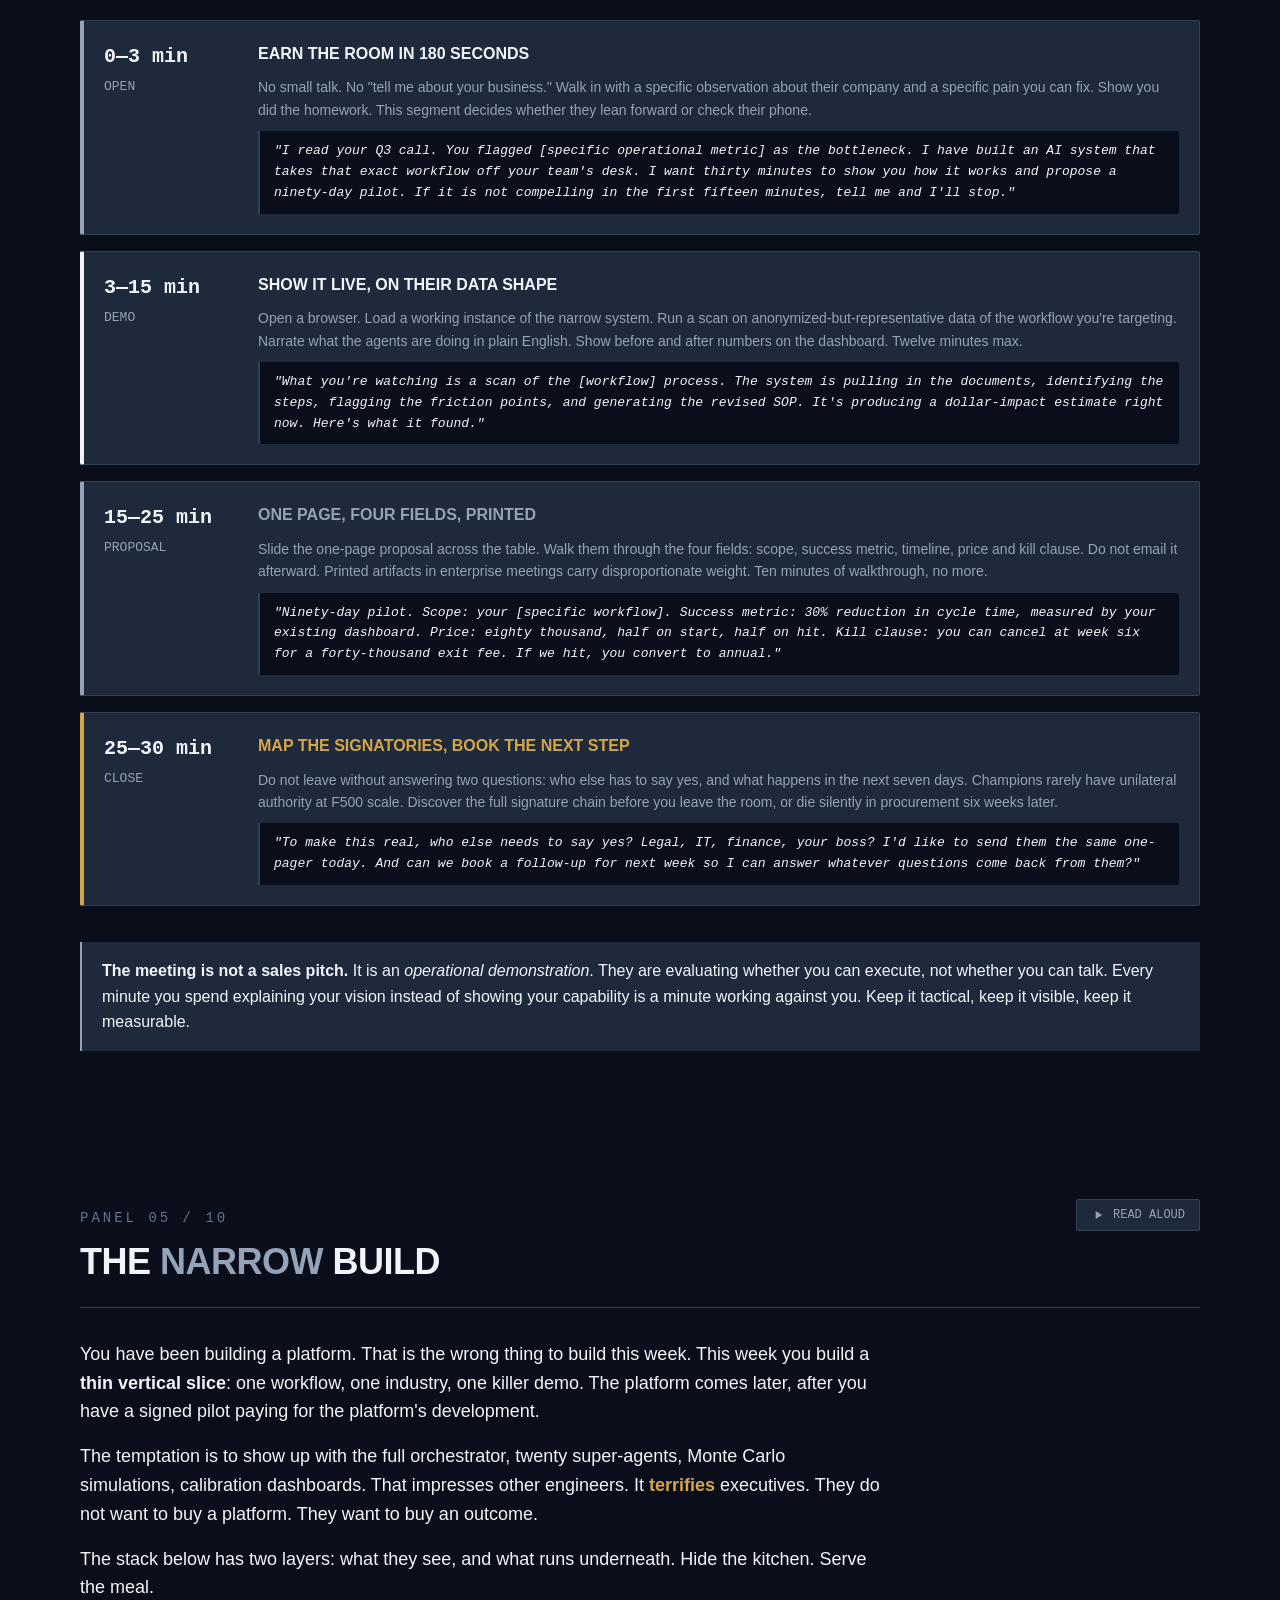
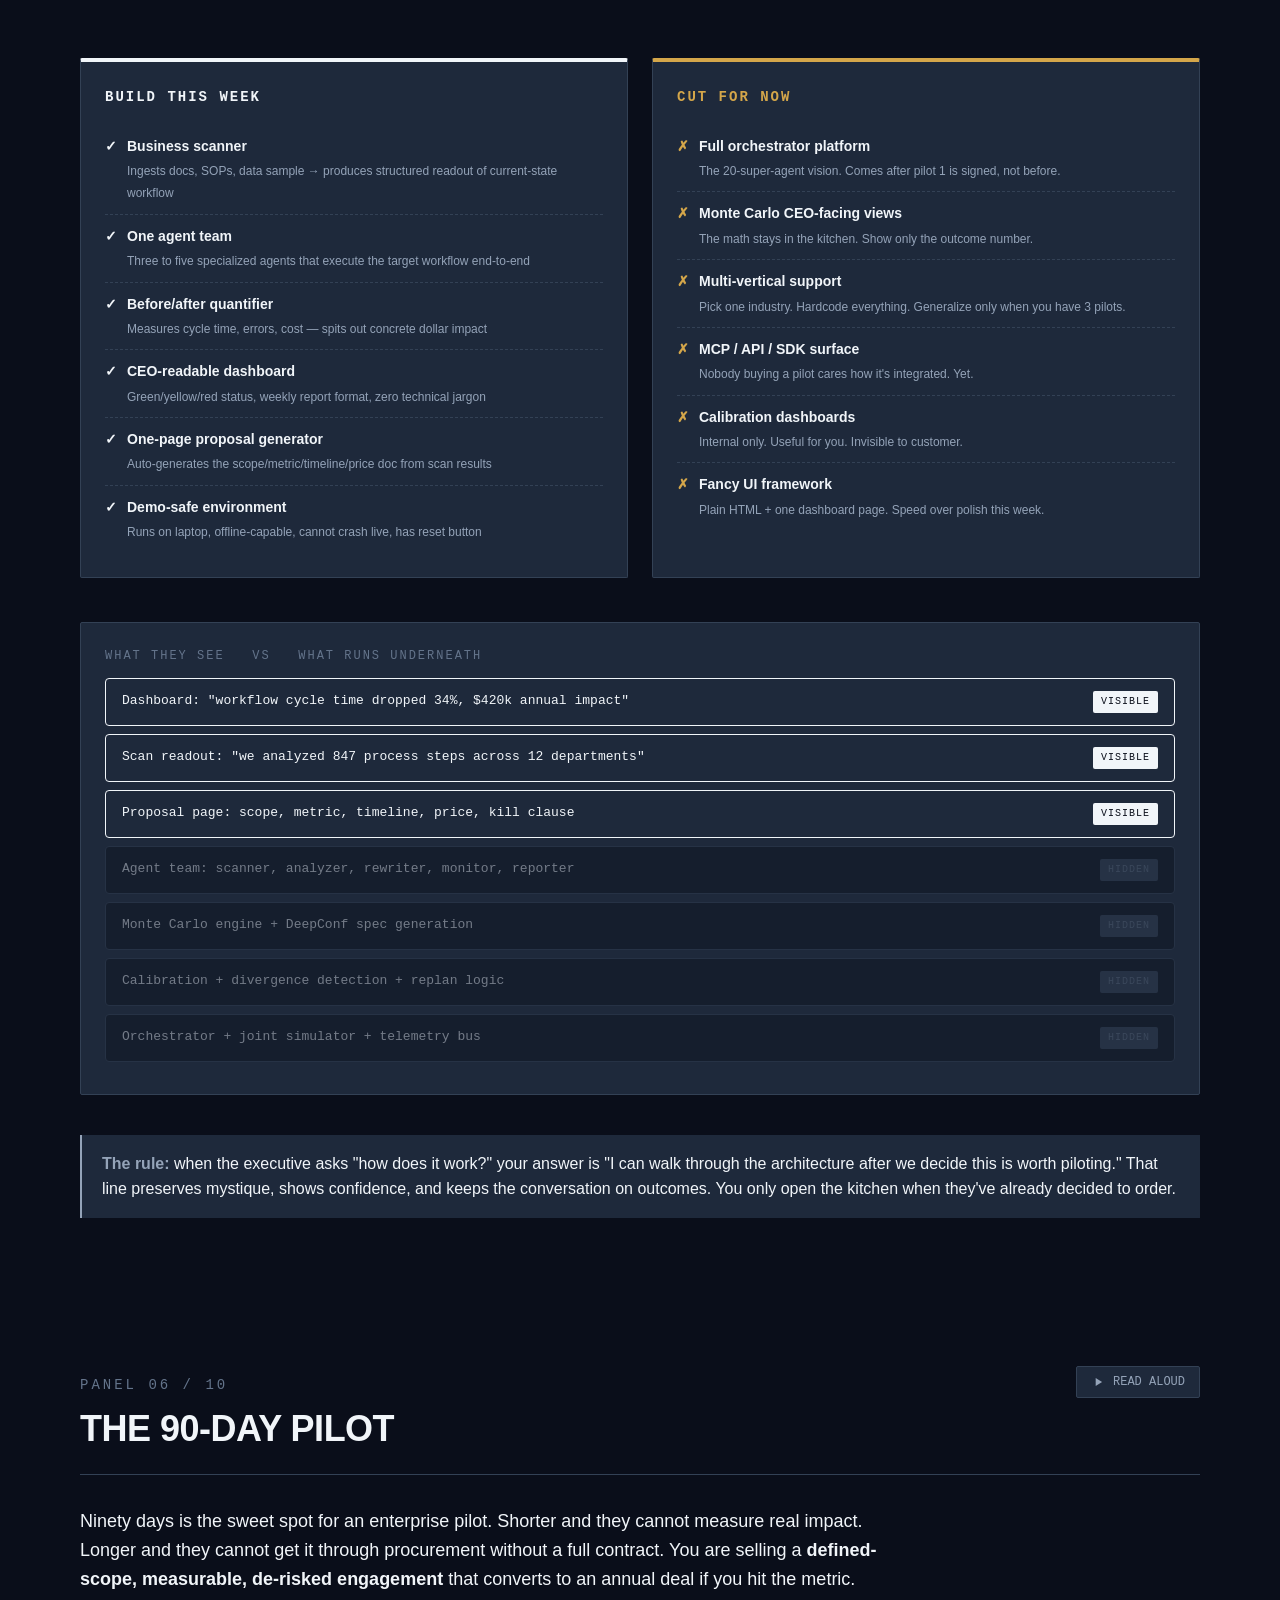
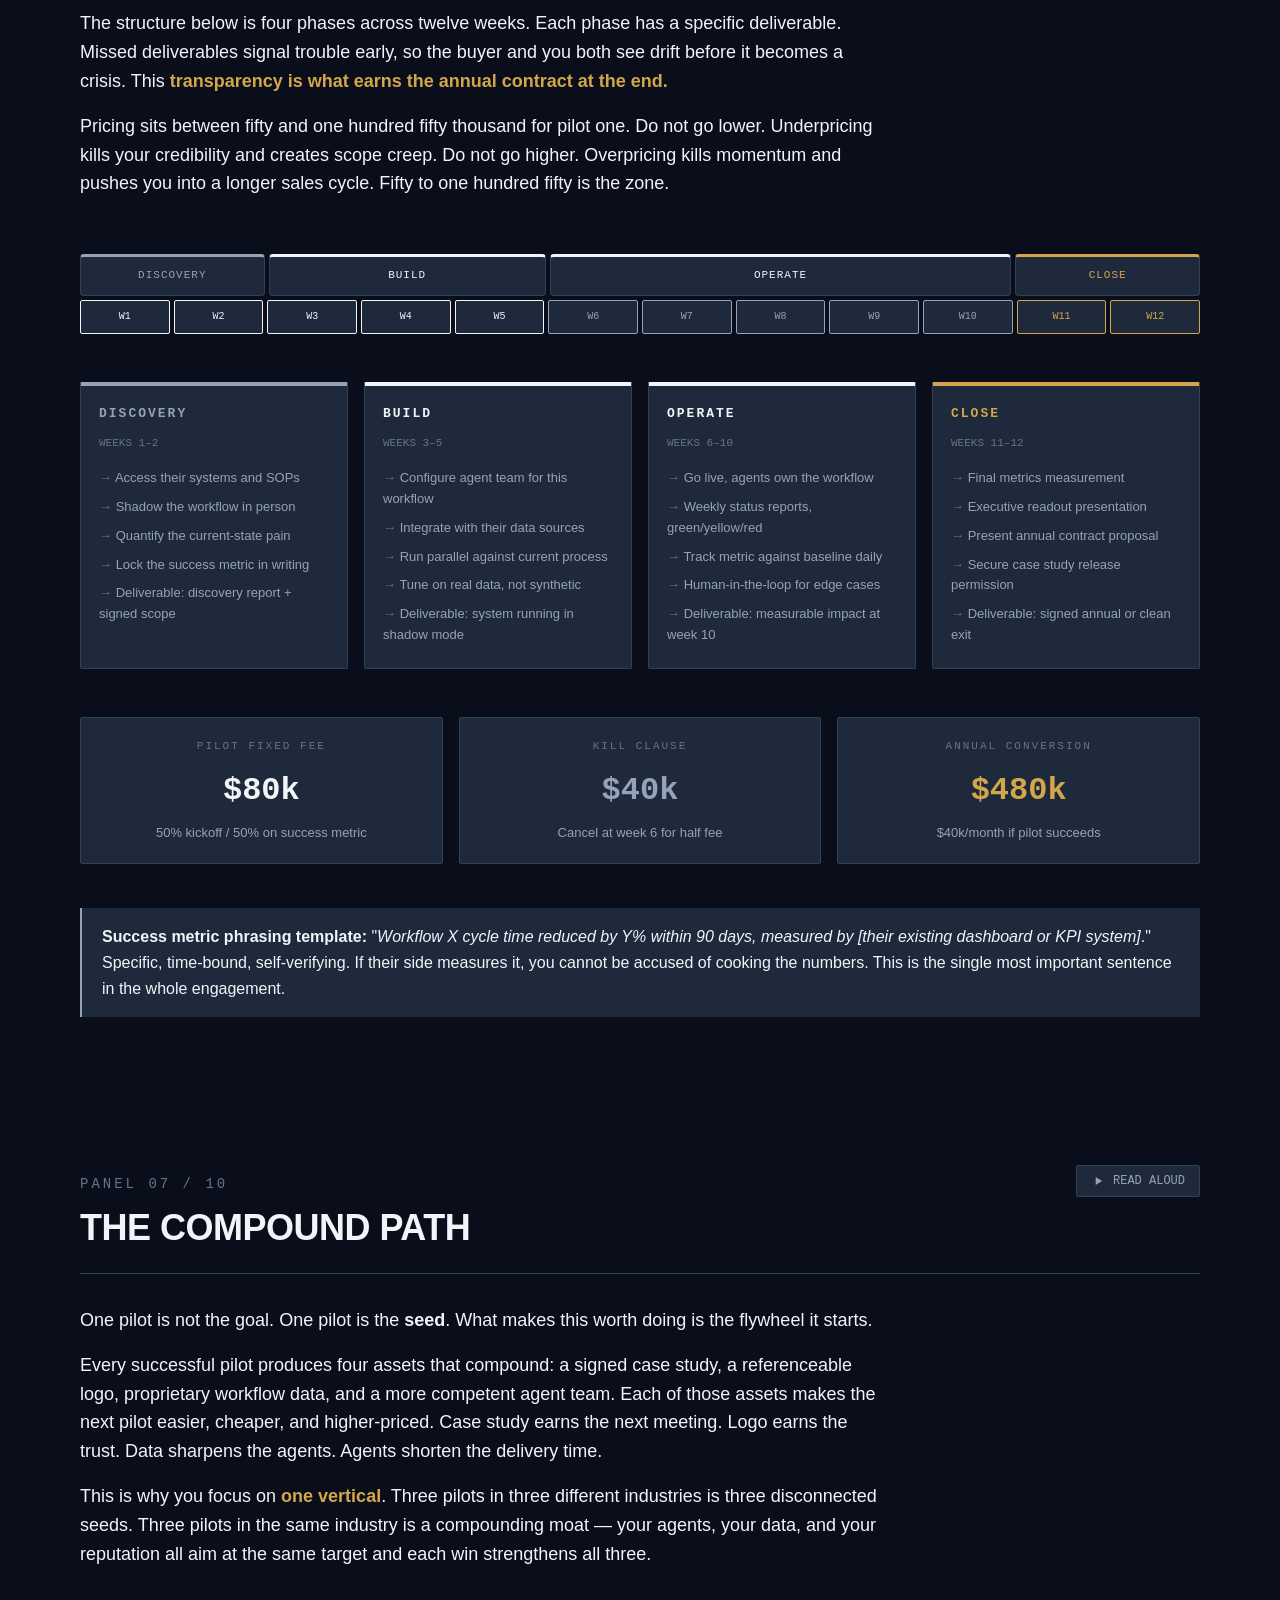
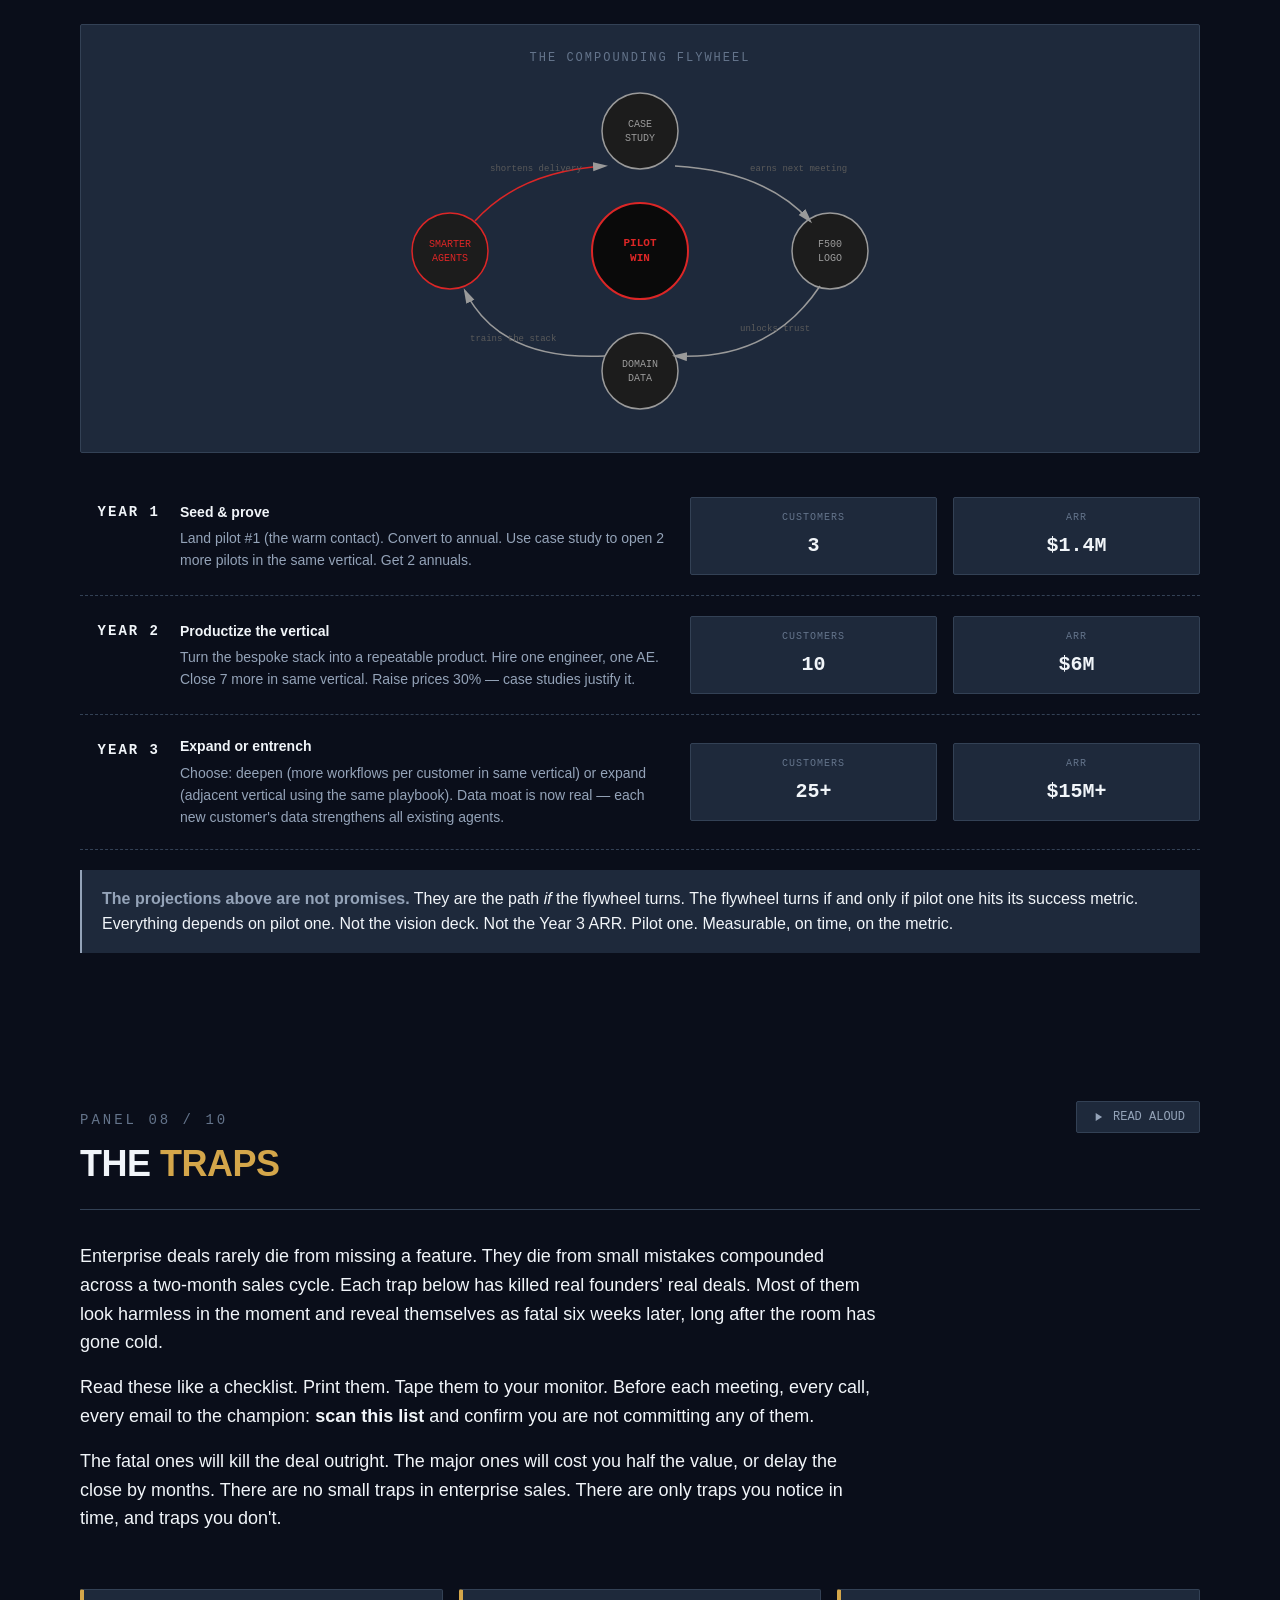
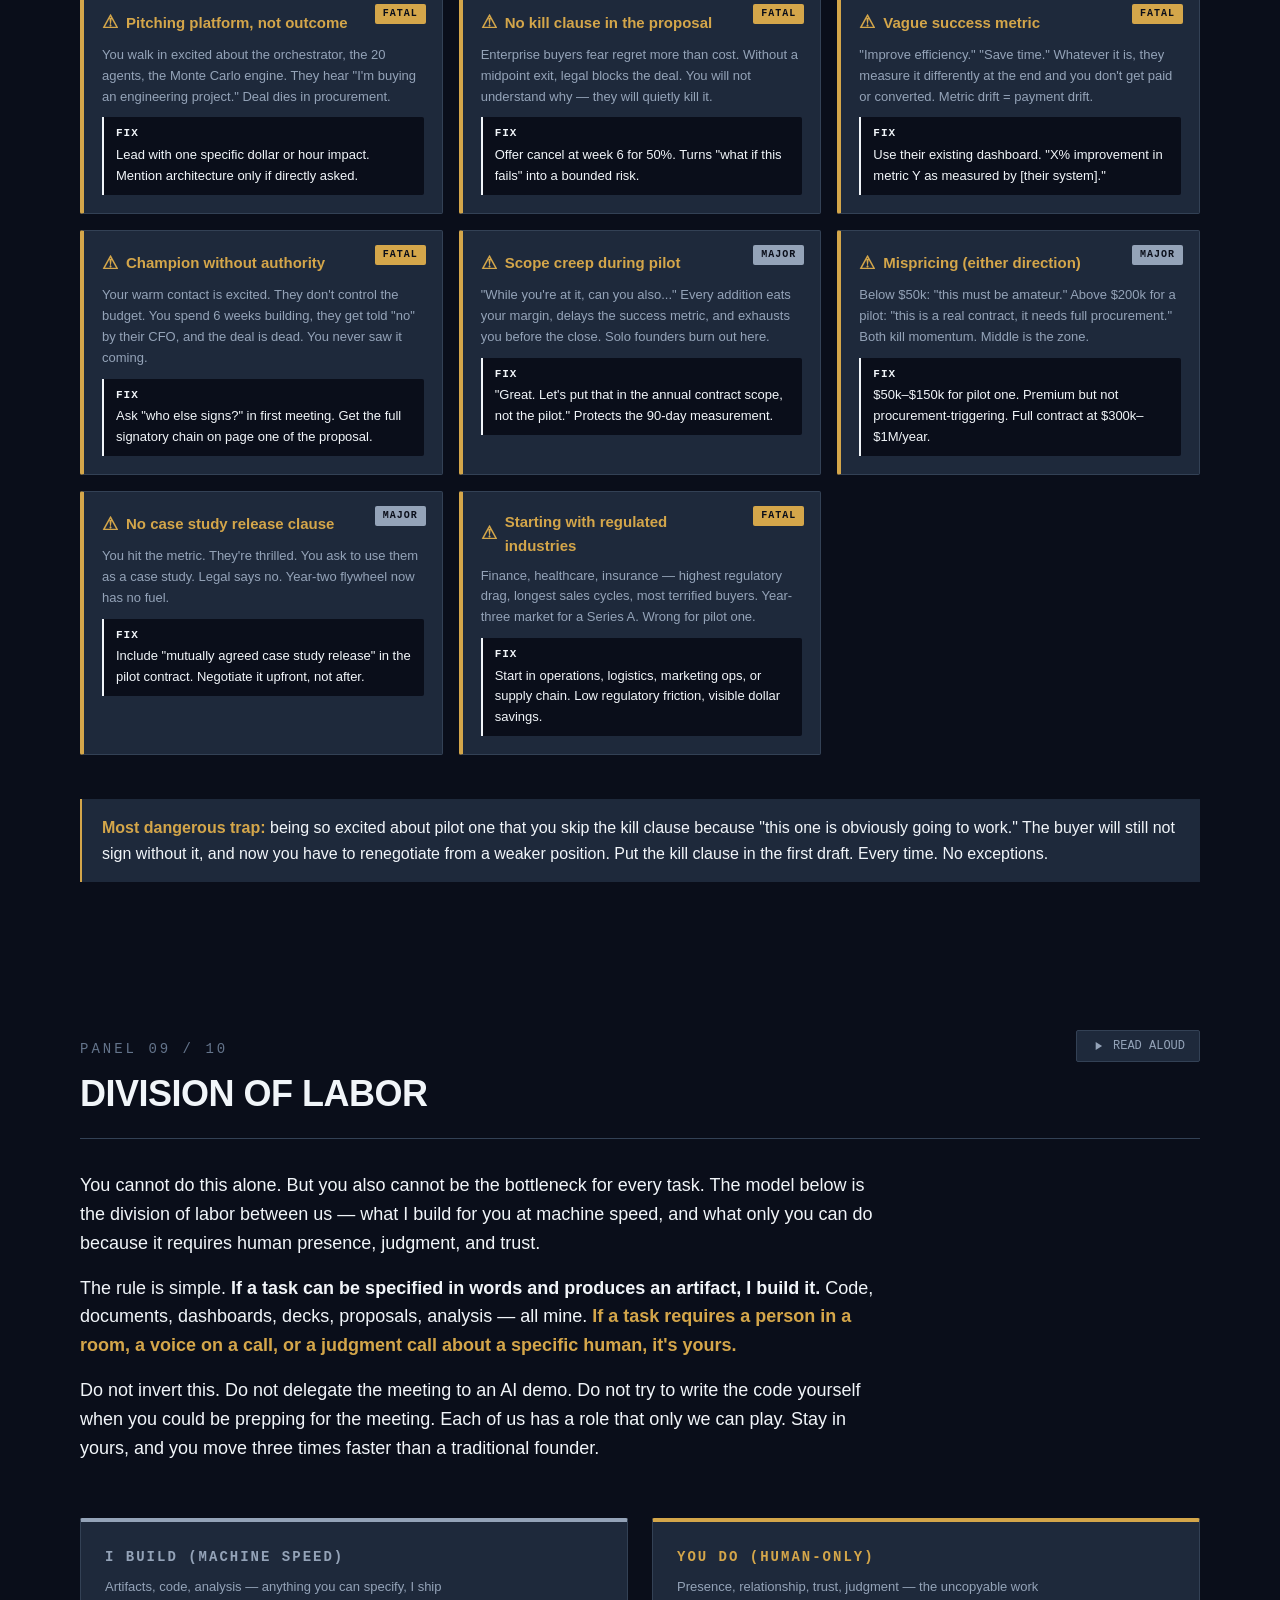
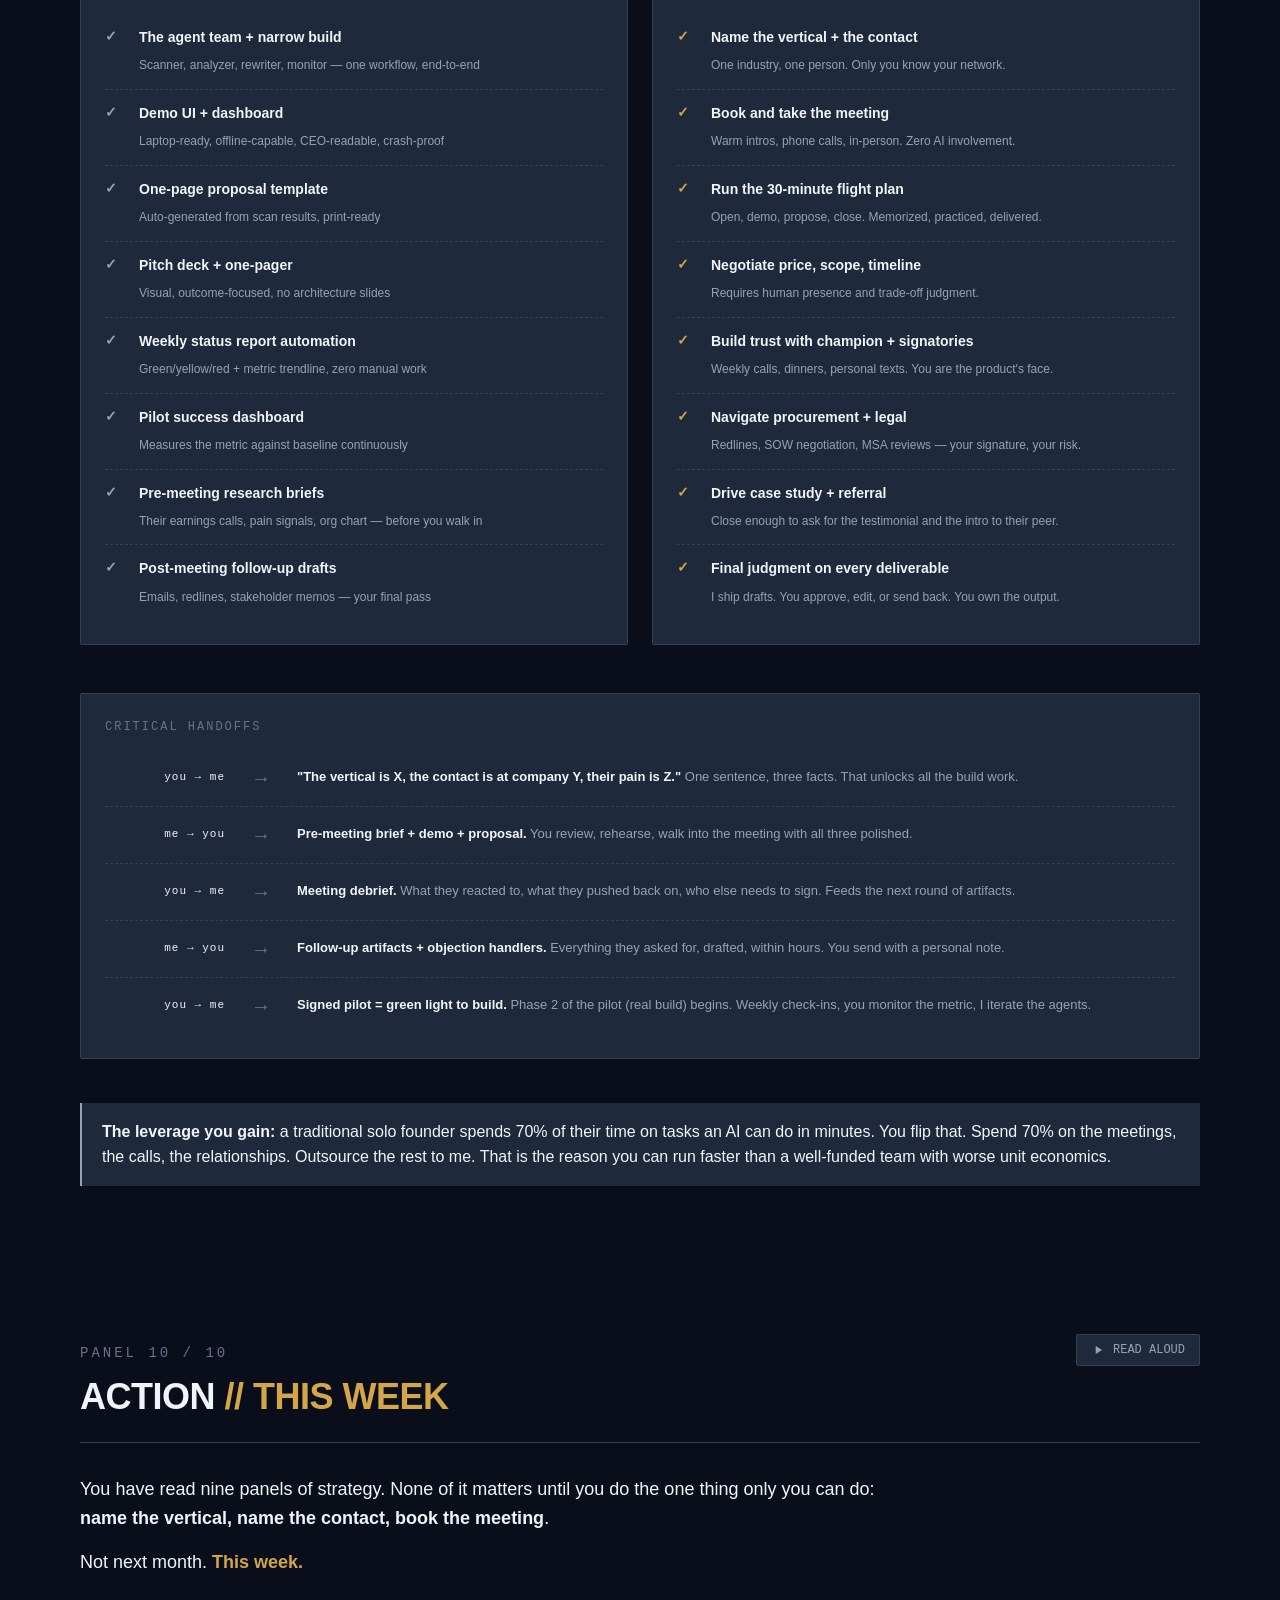
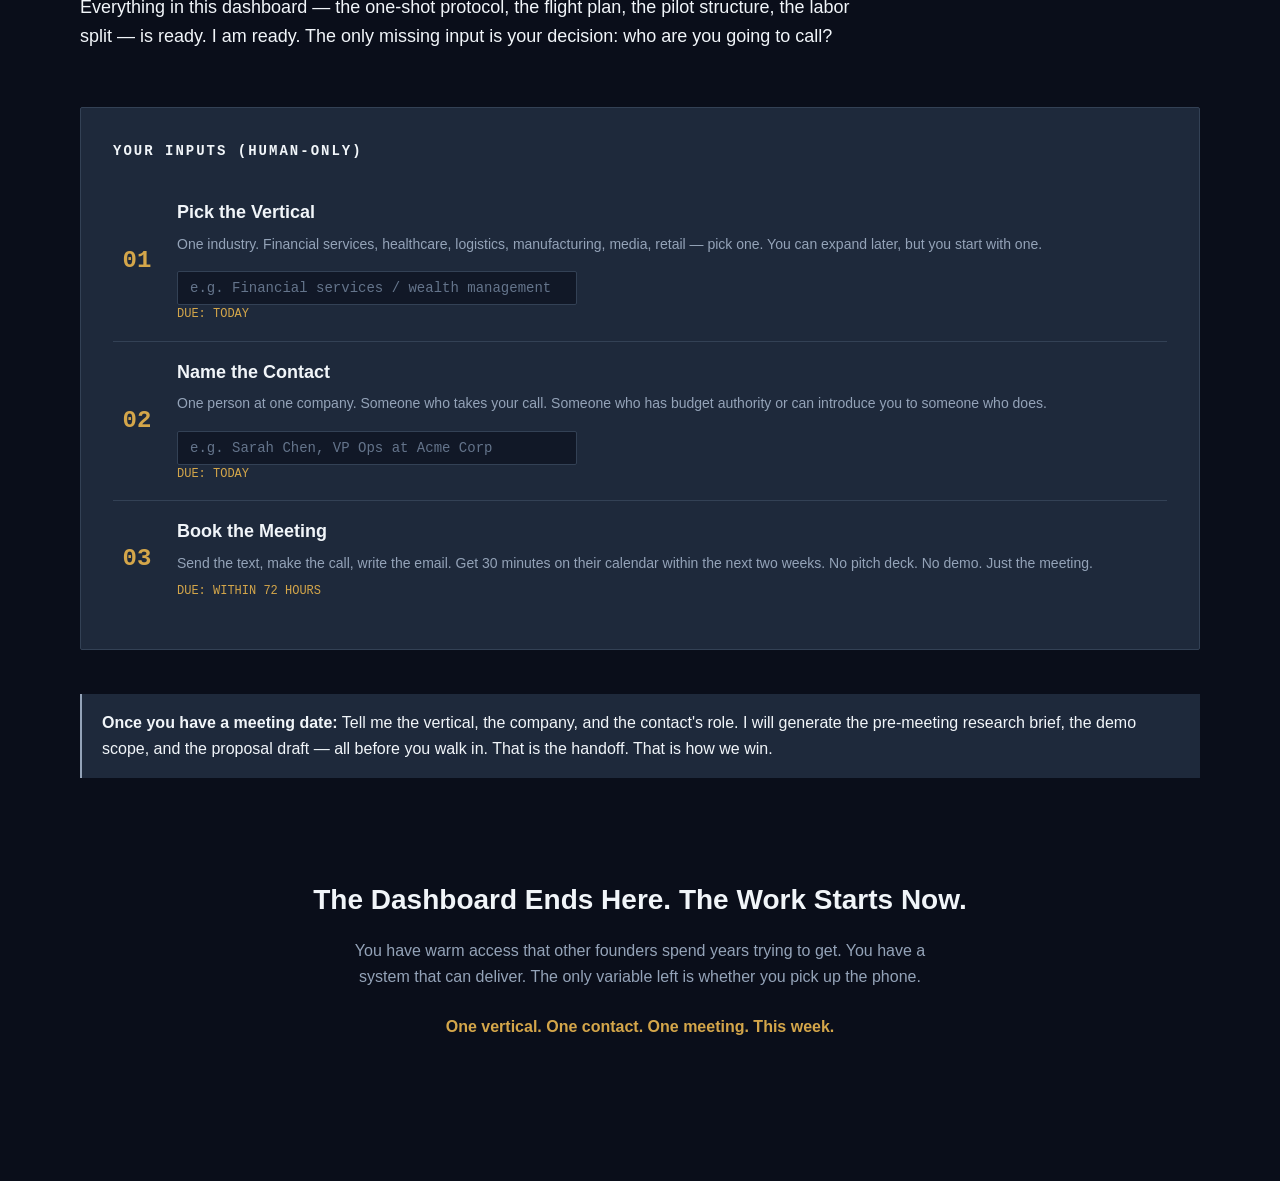
<file: mission-control-bluegold.html>
<!DOCTYPE html>
<html lang="en">
<head>
<meta charset="UTF-8">
<meta name="viewport" content="width=device-width, initial-scale=1.0">
<title>Mission Control (Navy/Gold)</title>
<style>
  :root {
    --bg-black:       #0A0E1A;
    --bg-panel:       #111827;
    --bg-elevated:    #1E293B;
    --border:         #334155;
    --text-white:     #F1F5F9;
    --text-grey:      #94A3B8;
    --text-muted:     #64748B;
    --accent-red:     #D4A64A;
    --accent-red-dim: #8B6B2E;
    --mono: ui-monospace, "SF Mono", Menlo, Consolas, monospace;
    --sans: -apple-system, BlinkMacSystemFont, "Segoe UI", Inter, sans-serif;
  }
  * { box-sizing: border-box; margin: 0; padding: 0; }
  html, body { background: var(--bg-black); color: var(--text-white); font-family: var(--sans); line-height: 1.6; scroll-behavior: smooth; }
  body { min-height: 100vh; }

  /* HEADER */
  .top-bar {
    position: sticky; top: 0; z-index: 100;
    background: var(--bg-black); backdrop-filter: blur(10px);
    border-bottom: 1px solid var(--border);
    padding: 12px 24px;
    display: flex; align-items: center; justify-content: space-between;
    font-family: var(--mono); font-size: 13px;
  }
  .top-bar .title { color: var(--text-white); letter-spacing: 2px; font-weight: 700; }
  .top-bar .subtitle { color: var(--text-grey); margin-left: 12px; }
  .top-bar .status { display: flex; gap: 16px; align-items: center; }
  .status-light { display: inline-flex; align-items: center; gap: 6px; color: var(--text-grey); }
  .status-light .dot { width: 8px; height: 8px; border-radius: 0; }
  .status-light.ok .dot { background: var(--text-white); }
  .status-light.warn .dot { background: var(--text-grey); }
  .status-light.alert { color: var(--accent-red); }
  .status-light.alert .dot { background: var(--accent-red); animation: pulse 2s infinite; }
  @keyframes pulse { 0%,100% { opacity: 1; } 50% { opacity: 0.4; } }
  .launch-btn { background: var(--accent-red); color: var(--bg-black); padding: 6px 12px;
    font-family: var(--mono); font-size: 11px; letter-spacing: 1px; font-weight: 700;
    text-decoration: none; border: 1px solid var(--accent-red); border-radius: 2px;
    transition: background 0.15s; display: inline-flex; align-items: center; }
  .launch-btn:hover { background: var(--accent-red-dim); color: var(--text-white); border-color: var(--accent-red-dim); }

  /* SIDE NAV DOTS */
  .side-nav { position: fixed; right: 24px; top: 50%; transform: translateY(-50%); z-index: 50;
    display: flex; flex-direction: column; gap: 12px; }
  .side-nav a { width: 8px; height: 8px; background: var(--border);
    display: block; transition: all 0.2s; text-decoration: none; position: relative; }
  .side-nav a:hover, .side-nav a.active { background: var(--text-white); }
  .side-nav a.active { outline: 1px solid var(--text-white); outline-offset: 2px; }
  .side-nav a::after { content: attr(data-label); position: absolute; right: 18px; top: 50%;
    transform: translateY(-50%); background: var(--bg-elevated); color: var(--text-white); padding: 4px 10px;
    font-family: var(--mono); font-size: 11px; white-space: nowrap;
    opacity: 0; pointer-events: none; transition: opacity 0.2s; border: 1px solid var(--border); }
  .side-nav a:hover::after { opacity: 1; }

  /* PANELS */
  .panel { min-height: 100vh; padding: 48px 80px 80px; max-width: 1400px; margin: 0 auto;
    display: flex; flex-direction: column; justify-content: center; position: relative; }
  .panel-header { display: flex; align-items: baseline; justify-content: space-between; margin-bottom: 32px;
    border-bottom: 1px solid var(--border); padding-bottom: 16px; }
  .panel-num { font-family: var(--mono); color: var(--text-muted); font-size: 14px; letter-spacing: 3px; }
  .panel-title { font-size: 36px; font-weight: 800; letter-spacing: -0.5px; margin-top: 4px; color: var(--text-white); }
  .panel-title .accent { color: var(--text-white); }
  .panel-title .warn { color: var(--text-grey); }
  .panel-title .alert { color: var(--accent-red); }

  .read-btn { background: var(--bg-elevated); border: 1px solid var(--border); color: var(--text-grey);
    padding: 8px 14px; font-family: var(--mono); font-size: 12px; cursor: pointer;
    transition: all 0.15s; display: inline-flex; align-items: center; gap: 8px; border-radius: 2px; }
  .read-btn:hover { border-color: var(--text-white); color: var(--text-white); }
  .read-btn.playing { border-color: var(--accent-red); color: var(--accent-red); }
  .read-btn .icon { width: 14px; height: 14px; }

  .narrative { font-size: 18px; color: var(--text-white); max-width: 800px; margin-bottom: 32px; }
  .narrative strong { color: var(--text-white); font-weight: 600; }
  .narrative em { color: var(--accent-red); font-style: normal; font-weight: 600; }
  .narrative p + p { margin-top: 16px; }

  /* GAUGES */
  .gauges { display: grid; grid-template-columns: repeat(4, 1fr); gap: 20px; margin: 24px 0; }
  .gauge { background: var(--bg-elevated); border: 1px solid var(--border); padding: 20px; border-radius: 2px; }
  .gauge .label { font-family: var(--mono); font-size: 11px; color: var(--text-muted);
    letter-spacing: 2px; text-transform: uppercase; margin-bottom: 8px; }
  .gauge .value { font-family: var(--mono); font-size: 28px; font-weight: 700; margin-bottom: 12px; }
  .gauge .value.ok { color: var(--text-white); }
  .gauge .value.warn { color: var(--text-grey); }
  .gauge .value.alert { color: var(--accent-red); }
  .gauge .bar { height: 2px; background: var(--border); overflow: hidden; }
  .gauge .fill { height: 100%; transition: width 0.6s; }
  .gauge .fill.ok { background: var(--text-white); }
  .gauge .fill.warn { background: var(--text-grey); }
  .gauge .fill.alert { background: var(--accent-red); }
  .gauge .note { font-family: var(--mono); font-size: 10px; color: var(--text-muted); margin-top: 8px; }

  .callout { background: var(--bg-elevated); border-left: 2px solid var(--text-grey); padding: 16px 20px;
    margin: 20px 0; font-size: 16px; color: var(--text-white); }
  .callout.warn { border-left-color: var(--text-grey); }
  .callout.alert { border-left-color: var(--accent-red); }

  @media (max-width: 768px) {
    .panel { padding: 32px 20px 60px; }
    .panel-title { font-size: 26px; }
    .gauges { grid-template-columns: repeat(2, 1fr); }
    .side-nav { right: 12px; }
  }
</style>
</head>
<body>

<div class="top-bar">
  <div>
    <span class="title">MISSION CONTROL</span>
    <span class="subtitle">solo founder / f500 warm-access / path-to-first-contract</span>
  </div>
  <div class="status">
    <a href="#" id="henry-launch" class="launch-btn" title="Launch Henry visualizer">
      <svg width="12" height="12" viewBox="0 0 24 24" fill="currentColor" style="vertical-align: middle; margin-right: 6px;"><path d="M8 5v14l11-7z"/></svg>HENRY VIZ
    </a>
    <span class="status-light alert"><span class="dot"></span>REVENUE: $0</span>
    <span class="status-light warn"><span class="dot"></span>CUSTOMERS: 0</span>
    <span class="status-light ok"><span class="dot"></span>NETWORK: HIGH</span>
  </div>
</div>

<nav class="side-nav">
  <a href="#p1" data-label="01 STATUS" class="active"></a>
  <a href="#p2" data-label="02 ADVANTAGE"></a>
  <a href="#p3" data-label="03 ONE-SHOT"></a>
  <a href="#p4" data-label="04 MEETING"></a>
  <a href="#p5" data-label="05 BUILD"></a>
  <a href="#p6" data-label="06 PILOT"></a>
  <a href="#p7" data-label="07 COMPOUND"></a>
  <a href="#p8" data-label="08 TRAPS"></a>
  <a href="#p9" data-label="09 LABOR"></a>
  <a href="#p10" data-label="10 ACTION"></a>
</nav>

<!-- =================== PANEL 1: STATUS =================== -->
<section class="panel" id="p1">
  <div class="panel-header">
    <div>
      <div class="panel-num">PANEL 01 / 10</div>
      <h1 class="panel-title">STATUS <span class="alert">// HONEST READ</span></h1>
    </div>
    <button class="read-btn" data-target="#p1-text">
      <svg class="icon" viewBox="0 0 24 24" fill="currentColor"><path d="M8 5v14l11-7z"/></svg>
      READ ALOUD
    </button>
  </div>

  <div class="narrative" id="p1-text">
    <p>This is Mission Control. You asked for the honest read, no fluff. Here it is.</p>
    <p>You have built a <strong>sophisticated system</strong>. The architecture is sound. Your instincts on composition — orchestrator, super agents, Monte Carlo, DeepConf, calibration — are correct.</p>
    <p>You have <em>zero customers</em>. You have <em>zero revenue</em>. You have been building in isolation long enough that this is now the single biggest risk to the whole endeavor.</p>
    <p>But you have one thing most solo founders never have: <strong>warm access to Fortune 500 decision-makers</strong>. That single asset is worth more than the entire system you've built. And you've been underusing it.</p>
    <p>The plan from here is not "build more." The plan is: <strong>convert one warm contact into one signed pilot</strong>, use that contract to fund the next move, and build the flywheel from there. Everything in this mission control is aimed at that one goal.</p>
  </div>

  <div class="gauges">
    <div class="gauge">
      <div class="label">System Capability</div>
      <div class="value ok">82%</div>
      <div class="bar"><div class="fill ok" style="width: 82%"></div></div>
      <div class="note">ENGINE_READY / MOSTLY_TESTED</div>
    </div>
    <div class="gauge">
      <div class="label">Customer Signal</div>
      <div class="value alert">0%</div>
      <div class="bar"><div class="fill alert" style="width: 2%"></div></div>
      <div class="note">NO_PILOTS / NO_FEEDBACK</div>
    </div>
    <div class="gauge">
      <div class="label">Revenue Runway</div>
      <div class="value alert">$0</div>
      <div class="bar"><div class="fill alert" style="width: 2%"></div></div>
      <div class="note">BURN_ONLY / NO_MRR</div>
    </div>
    <div class="gauge">
      <div class="label">Network Capital</div>
      <div class="value ok">HIGH</div>
      <div class="bar"><div class="fill ok" style="width: 85%"></div></div>
      <div class="note">F500_WARM_ACCESS / RARE</div>
    </div>
  </div>

  <div class="callout alert">
    <strong style="color: var(--accent-red)">The danger quadrant:</strong> high technical capability + zero customer signal + no revenue. Most solo founders in this quadrant run out of time before they run out of ideas. You avoid this fate by converting network capital into contract revenue. That is the entire game for the next 90 days.
  </div>
</section>

<!-- =================== PANEL 2: ASYMMETRIC ADVANTAGE =================== -->
<style>
  .compare-grid { display: grid; grid-template-columns: 1fr 1fr; gap: 24px; margin: 24px 0; }
  .compare-card { background: var(--bg-elevated); border: 1px solid var(--border); border-radius: 2px; padding: 24px; }
  .compare-card.bad { border-left: 4px solid var(--accent-red); }
  .compare-card.good { border-left: 4px solid var(--text-white); }
  .compare-card h3 { font-family: var(--mono); font-size: 13px; letter-spacing: 2px;
    text-transform: uppercase; margin-bottom: 12px; }
  .compare-card.bad h3 { color: var(--accent-red); }
  .compare-card.good h3 { color: var(--text-white); }
  .compare-card .stat { font-family: var(--mono); font-size: 28px; font-weight: 700; margin: 8px 0; }
  .compare-card ul { list-style: none; padding: 0; margin-top: 12px; }
  .compare-card li { padding: 6px 0; font-size: 14px; color: var(--text-grey);
    border-bottom: 1px dashed var(--border); }
  .compare-card li:last-child { border-bottom: none; }
  .compare-card li::before { content: "▸ "; color: var(--text-muted); }

  .chart-wrap { background: var(--bg-elevated); border: 1px solid var(--border); border-radius: 2px;
    padding: 24px; margin: 20px 0; }
  .chart-title { font-family: var(--mono); font-size: 12px; letter-spacing: 2px;
    color: var(--text-muted); text-transform: uppercase; margin-bottom: 12px; }
  .chart-legend { display: flex; gap: 20px; font-family: var(--mono); font-size: 12px;
    margin-top: 12px; flex-wrap: wrap; }
  .chart-legend .swatch { display: inline-block; width: 12px; height: 3px; margin-right: 6px;
    vertical-align: middle; }
</style>

<section class="panel" id="p2">
  <div class="panel-header">
    <div>
      <div class="panel-num">PANEL 02 / 10</div>
      <h1 class="panel-title">THE <span class="accent">ASYMMETRIC</span> ADVANTAGE</h1>
    </div>
    <button class="read-btn" data-target="#p2-text">
      <svg class="icon" viewBox="0 0 24 24" fill="currentColor"><path d="M8 5v14l11-7z"/></svg>
      READ ALOUD
    </button>
  </div>

  <div class="narrative" id="p2-text">
    <p>Most solo founders grind for two years to earn the meeting you already have scheduled. They burn capital on outbound sales. They cold-email three hundred prospects to get one reply. They compete on price because they have no relationship leverage.</p>
    <p>You are <strong>not in that game</strong>. You have warm Fortune 500 access. That is a different game entirely, with different rules and a different success path.</p>
    <p>The cold founder's path: two years, two hundred calls, fifty demos, one pilot at ten thousand dollars, if they are lucky. The warm-access path: one meeting, one scoped pilot, fifty to five hundred thousand dollars, and the case study that opens the next ten doors.</p>
    <p>This advantage <em>evaporates if you waste it</em>. You get one or two chances per contact to look like a serious operator, not a solo experimenter. Everything from Panel 3 onward is about not squandering this asset.</p>
  </div>

  <div class="compare-grid">
    <div class="compare-card bad">
      <h3>Cold Founder Path</h3>
      <div class="stat" style="color: var(--accent-red)">24 months</div>
      <div style="color: var(--text-grey); font-size: 13px;">to first $10k contract</div>
      <ul>
        <li>200+ cold outbound calls</li>
        <li>50+ discovery demos</li>
        <li>Price undercut to get traction</li>
        <li>SMB customers, low ACV</li>
        <li>No reference customer logos</li>
        <li>Burnout-before-revenue common</li>
      </ul>
    </div>
    <div class="compare-card good">
      <h3>Your Path (Warm F500)</h3>
      <div class="stat" style="color: var(--text-white)">3&ndash;4 months</div>
      <div style="color: var(--text-grey); font-size: 13px;">to first $50k&ndash;$500k pilot</div>
      <ul>
        <li>1 warm intro → 1 executive meeting</li>
        <li>1 scoped pilot proposal</li>
        <li>Premium pricing from day one</li>
        <li>Enterprise logo for case study</li>
        <li>Referrals within their network</li>
        <li>Runway + credibility in one move</li>
      </ul>
    </div>
  </div>

  <div class="chart-wrap">
    <div class="chart-title">REVENUE TRAJECTORY &mdash; MONTHS 0 TO 12</div>
    <svg viewBox="0 0 800 260" style="width: 100%; height: auto;">
      <defs>
        <linearGradient id="coldGrad" x1="0" y1="0" x2="0" y2="1">
          <stop offset="0%" stop-color="#DC2626" stop-opacity="0.3"/>
          <stop offset="100%" stop-color="#DC2626" stop-opacity="0"/>
        </linearGradient>
        <linearGradient id="warmGrad" x1="0" y1="0" x2="0" y2="1">
          <stop offset="0%" stop-color="#F5F5F5" stop-opacity="0.3"/>
          <stop offset="100%" stop-color="#F5F5F5" stop-opacity="0"/>
        </linearGradient>
      </defs>
      <!-- Grid -->
      <g stroke="#2A2A2A" stroke-width="1">
        <line x1="60" y1="40" x2="60" y2="210"/>
        <line x1="60" y1="210" x2="760" y2="210"/>
        <line x1="60" y1="100" x2="760" y2="100" stroke-dasharray="2,4"/>
        <line x1="60" y1="155" x2="760" y2="155" stroke-dasharray="2,4"/>
      </g>
      <!-- Y labels -->
      <g font-family="ui-monospace,monospace" font-size="10" fill="#5A5A5A">
        <text x="54" y="45" text-anchor="end">$500k</text>
        <text x="54" y="105" text-anchor="end">$100k</text>
        <text x="54" y="160" text-anchor="end">$10k</text>
        <text x="54" y="215" text-anchor="end">$0</text>
      </g>
      <!-- X labels -->
      <g font-family="ui-monospace,monospace" font-size="10" fill="#5A5A5A">
        <text x="60" y="230" text-anchor="middle">M0</text>
        <text x="235" y="230" text-anchor="middle">M3</text>
        <text x="410" y="230" text-anchor="middle">M6</text>
        <text x="585" y="230" text-anchor="middle">M9</text>
        <text x="760" y="230" text-anchor="middle">M12</text>
      </g>
      <!-- Cold path: flat for 9 months, tiny uptick -->
      <path d="M 60 210 L 760 198 L 760 210 L 60 210 Z" fill="url(#coldGrad)"/>
      <path d="M 60 210 L 760 198" stroke="#DC2626" stroke-width="2.5" fill="none"/>
      <!-- Warm path: jumps at M3 (pilot signed), climbs -->
      <path d="M 60 210 L 235 210 L 235 140 L 410 125 L 585 90 L 760 55 L 760 210 L 60 210 Z" fill="url(#warmGrad)"/>
      <path d="M 60 210 L 235 210 L 235 140 L 410 125 L 585 90 L 760 55" stroke="#F5F5F5" stroke-width="2.5" fill="none"/>
      <!-- Annotations -->
      <circle cx="235" cy="140" r="4" fill="#F5F5F5"/>
      <text x="245" y="135" font-family="ui-monospace,monospace" font-size="11" fill="#F5F5F5">PILOT SIGNED</text>
      <circle cx="585" cy="90" r="4" fill="#F5F5F5"/>
      <text x="595" y="85" font-family="ui-monospace,monospace" font-size="11" fill="#F5F5F5">2ND CUSTOMER</text>
    </svg>
    <div class="chart-legend">
      <span><span class="swatch" style="background: #DC2626"></span>Cold founder trajectory</span>
      <span><span class="swatch" style="background: #F5F5F5"></span>Your warm-access trajectory</span>
    </div>
  </div>

  <div class="callout">
    <strong>The bet:</strong> you trade two years of grind for three months of focused execution. Odds of the cold path ever hitting $100k ARR as a solo founder are roughly one in twenty. Odds of your path hitting a $50k+ pilot, given a signed warm intro and a disciplined proposal, are roughly one in three. That is a sixfold shift in expected value. Take it.
  </div>
</section>

<!-- =================== PANEL 3: ONE-SHOT PROTOCOL =================== -->
<style>
  .rules-grid { display: grid; grid-template-columns: repeat(auto-fit, minmax(280px, 1fr)); gap: 16px; margin: 24px 0; }
  .rule-card { background: var(--bg-elevated); border: 1px solid var(--border); border-radius: 2px;
    padding: 20px; position: relative; }
  .rule-card .num { position: absolute; top: 16px; right: 20px; font-family: var(--mono);
    font-size: 32px; font-weight: 800; color: var(--border); }
  .rule-card h4 { font-family: var(--mono); font-size: 13px; color: var(--text-white);
    letter-spacing: 2px; margin-bottom: 10px; max-width: 80%; }
  .rule-card p { font-size: 14px; color: var(--text-grey); line-height: 1.5; }
  .rule-card .bad-good { display: flex; gap: 8px; margin-top: 12px; font-family: var(--mono); font-size: 11px; }
  .rule-card .bad-good .bad { color: var(--accent-red); }
  .rule-card .bad-good .good { color: var(--text-white); }
</style>

<section class="panel" id="p3">
  <div class="panel-header">
    <div>
      <div class="panel-num">PANEL 03 / 10</div>
      <h1 class="panel-title">THE <span class="warn">ONE-SHOT</span> PROTOCOL</h1>
    </div>
    <button class="read-btn" data-target="#p3-text">
      <svg class="icon" viewBox="0 0 24 24" fill="currentColor"><path d="M8 5v14l11-7z"/></svg>
      READ ALOUD
    </button>
  </div>

  <div class="narrative" id="p3-text">
    <p>You do not get a second chance with a warm Fortune 500 contact. If the first meeting makes you look like a hobbyist, the door closes permanently, and worse, the contact quietly warns their peer network. The asymmetric advantage turns into an asymmetric liability.</p>
    <p>So treat this as a <strong>one-shot protocol</strong>. Every rule below exists because violating it has killed previous founders' deals. Follow them all. Skip one and the probability of closing drops by roughly a third, compounding.</p>
    <p>Read these rules out loud. Internalize them. Before any meeting, walk through them as a pre-flight checklist.</p>
  </div>

  <div class="rules-grid">
    <div class="rule-card">
      <div class="num">01</div>
      <h4>SHOW UP NARROW</h4>
      <p>You are not offering "an AI team that does anything." You are fixing one specific painful workflow that they already complain about.</p>
      <div class="bad-good">
        <span class="bad">✗ "universal agent platform"</span>
      </div>
      <div class="bad-good">
        <span class="good">✓ "I cut your AR cycle by 40%"</span>
      </div>
    </div>
    <div class="rule-card">
      <div class="num">02</div>
      <h4>DO THE HOMEWORK</h4>
      <p>Before the meeting, know their last earnings call, their stated operational priorities, and the specific division your contact runs. Walk in with numbers, not questions.</p>
      <div class="bad-good">
        <span class="bad">✗ "tell me about your pain"</span>
      </div>
      <div class="bad-good">
        <span class="good">✓ "your Q3 call flagged X"</span>
      </div>
    </div>
    <div class="rule-card">
      <div class="num">03</div>
      <h4>HIDE THE KITCHEN</h4>
      <p>Do not show them Monte Carlo math, orchestrator diagrams, or agent architecture. They buy outcomes, not machinery. Reveal sophistication only on direct technical question.</p>
      <div class="bad-good">
        <span class="bad">✗ "let me explain DeepConf"</span>
      </div>
      <div class="bad-good">
        <span class="good">✓ "here is the dollar impact"</span>
      </div>
    </div>
    <div class="rule-card">
      <div class="num">04</div>
      <h4>PROPOSAL IN WRITING</h4>
      <p>Leave the meeting with a one-page proposal. Success metric defined. Timeline defined. Price defined. Kill clause defined. If any of these are fuzzy, the deal will die in legal.</p>
      <div class="bad-good">
        <span class="bad">✗ "I'll send details later"</span>
      </div>
      <div class="bad-good">
        <span class="good">✓ one page, four fields, printed</span>
      </div>
    </div>
    <div class="rule-card">
      <div class="num">05</div>
      <h4>DE-RISK THEIR SIDE</h4>
      <p>Enterprise buyers do not fear price, they fear regret. Include a kill clause: they can cancel at midpoint for half the fee. Removes the "what if it fails" objection instantly.</p>
      <div class="bad-good">
        <span class="bad">✗ "full payment upfront"</span>
      </div>
      <div class="bad-good">
        <span class="good">✓ "cancel at W6 for 50%"</span>
      </div>
    </div>
    <div class="rule-card">
      <div class="num">06</div>
      <h4>NAME THE METRIC</h4>
      <p>Define success numerically, in their language. "We will reduce workflow X duration by 30% within 90 days, measured by their own dashboard." If you cannot state it this cleanly, you are not ready.</p>
      <div class="bad-good">
        <span class="bad">✗ "improve efficiency"</span>
      </div>
      <div class="bad-good">
        <span class="good">✓ "30% in 90 days, measured"</span>
      </div>
    </div>
    <div class="rule-card">
      <div class="num">07</div>
      <h4>ASK WHO ELSE SIGNS</h4>
      <p>Before leaving the room: "who else needs to say yes for this to go forward?" Champions at F500s do not have solo authority. Identify the other stakeholders early or you die in procurement.</p>
      <div class="bad-good">
        <span class="bad">✗ assume contact decides</span>
      </div>
      <div class="bad-good">
        <span class="good">✓ map the signatories</span>
      </div>
    </div>
    <div class="rule-card">
      <div class="num">08</div>
      <h4>BRING ONE DEMO</h4>
      <p>A live, working demo running on anonymized-but-relevant data. Not slides. Not videos. If the demo breaks live, you get credit for building it real. If you cannot demo, you are not ready.</p>
      <div class="bad-good">
        <span class="bad">✗ PowerPoint walkthrough</span>
      </div>
      <div class="bad-good">
        <span class="good">✓ live tool, their data shape</span>
      </div>
    </div>
  </div>

  <div class="callout warn">
    <strong style="color: var(--text-grey)">Pre-flight checklist:</strong> before any F500 meeting, verify all eight rules. If any one of them is weak, postpone the meeting. A postponed meeting is recoverable. A failed meeting with a warm contact is not.
  </div>
</section>

<!-- =================== PANEL 4: THE MEETING =================== -->
<style>
  .timeline { margin: 24px 0; position: relative; }
  .timeline-bar { height: 44px; background: var(--bg-elevated); border: 1px solid var(--border);
    border-radius: 2px; display: flex; overflow: hidden; margin-bottom: 20px; }
  .timeline-seg { display: flex; align-items: center; justify-content: center;
    font-family: var(--mono); font-size: 11px; letter-spacing: 1px; color: var(--bg-black);
    font-weight: 700; position: relative; }
  .timeline-seg:nth-child(1) { flex: 3; background: var(--text-grey); }
  .timeline-seg:nth-child(2) { flex: 12; background: var(--text-white); }
  .timeline-seg:nth-child(3) { flex: 10; background: var(--text-grey); }
  .timeline-seg:nth-child(4) { flex: 5; background: var(--accent-red); color: var(--text-white); }

  .meeting-step { background: var(--bg-elevated); border: 1px solid var(--border); border-left-width: 4px;
    border-radius: 2px; padding: 20px; margin-bottom: 16px; display: grid;
    grid-template-columns: 130px 1fr; gap: 24px; align-items: start; }
  .meeting-step.s1 { border-left-color: var(--text-grey); }
  .meeting-step.s2 { border-left-color: var(--text-white); }
  .meeting-step.s3 { border-left-color: var(--text-grey); }
  .meeting-step.s4 { border-left-color: var(--accent-red); }
  .meeting-step .when { font-family: var(--mono); font-size: 13px; color: var(--text-grey); }
  .meeting-step .when strong { font-size: 20px; color: var(--text-white); display: block; margin-bottom: 4px; }
  .meeting-step h4 { font-size: 16px; margin-bottom: 10px; color: var(--text-white); }
  .meeting-step h4.cyan { color: var(--text-white); }
  .meeting-step h4.green { color: var(--text-white); }
  .meeting-step h4.amber { color: var(--text-grey); }
  .meeting-step h4.purple { color: var(--accent-red); }
  .meeting-step p { font-size: 14px; color: var(--text-grey); margin-bottom: 10px; }
  .meeting-step .script { background: var(--bg-black); border-left: 2px solid var(--border);
    padding: 10px 14px; margin-top: 8px; font-family: var(--mono); font-size: 13px;
    color: var(--text-white); font-style: italic; border-radius: 0 2px 2px 0; }
</style>

<section class="panel" id="p4">
  <div class="panel-header">
    <div>
      <div class="panel-num">PANEL 04 / 10</div>
      <h1 class="panel-title">THE <span class="accent">30-MINUTE</span> MEETING</h1>
    </div>
    <button class="read-btn" data-target="#p4-text">
      <svg class="icon" viewBox="0 0 24 24" fill="currentColor"><path d="M8 5v14l11-7z"/></svg>
      READ ALOUD
    </button>
  </div>

  <div class="narrative" id="p4-text">
    <p>You will get thirty minutes with the executive. Not sixty. Probably not forty-five. Thirty. You must run that meeting with the discipline of a flight plan, because they are measuring you on execution competence, not ideas.</p>
    <p>The structure below has been tested across countless enterprise pilot sales. It works because it front-loads credibility, demonstrates capability live, and closes with a concrete ask. Deviate from it and you lose the room.</p>
    <p>Memorize the four segments. Practice each out loud. If you cannot run this sequence from memory, you are not ready to take the meeting.</p>
  </div>

  <div class="timeline">
    <div class="timeline-bar">
      <div class="timeline-seg">OPEN&nbsp;3'</div>
      <div class="timeline-seg">DEMO&nbsp;12'</div>
      <div class="timeline-seg">PROPOSAL&nbsp;10'</div>
      <div class="timeline-seg">CLOSE&nbsp;5'</div>
    </div>
  </div>

  <div class="meeting-step s1">
    <div class="when"><strong>0&mdash;3 min</strong>OPEN</div>
    <div>
      <h4 class="cyan">EARN THE ROOM IN 180 SECONDS</h4>
      <p>No small talk. No "tell me about your business." Walk in with a specific observation about their company and a specific pain you can fix. Show you did the homework. This segment decides whether they lean forward or check their phone.</p>
      <div class="script">"I read your Q3 call. You flagged [specific operational metric] as the bottleneck. I have built an AI system that takes that exact workflow off your team's desk. I want thirty minutes to show you how it works and propose a ninety-day pilot. If it is not compelling in the first fifteen minutes, tell me and I'll stop."</div>
    </div>
  </div>

  <div class="meeting-step s2">
    <div class="when"><strong>3&mdash;15 min</strong>DEMO</div>
    <div>
      <h4 class="green">SHOW IT LIVE, ON THEIR DATA SHAPE</h4>
      <p>Open a browser. Load a working instance of the narrow system. Run a scan on anonymized-but-representative data of the workflow you're targeting. Narrate what the agents are doing in plain English. Show before and after numbers on the dashboard. Twelve minutes max.</p>
      <div class="script">"What you're watching is a scan of the [workflow] process. The system is pulling in the documents, identifying the steps, flagging the friction points, and generating the revised SOP. It's producing a dollar-impact estimate right now. Here's what it found."</div>
    </div>
  </div>

  <div class="meeting-step s3">
    <div class="when"><strong>15&mdash;25 min</strong>PROPOSAL</div>
    <div>
      <h4 class="amber">ONE PAGE, FOUR FIELDS, PRINTED</h4>
      <p>Slide the one-page proposal across the table. Walk them through the four fields: scope, success metric, timeline, price and kill clause. Do not email it afterward. Printed artifacts in enterprise meetings carry disproportionate weight. Ten minutes of walkthrough, no more.</p>
      <div class="script">"Ninety-day pilot. Scope: your [specific workflow]. Success metric: 30% reduction in cycle time, measured by your existing dashboard. Price: eighty thousand, half on start, half on hit. Kill clause: you can cancel at week six for a forty-thousand exit fee. If we hit, you convert to annual."</div>
    </div>
  </div>

  <div class="meeting-step s4">
    <div class="when"><strong>25&mdash;30 min</strong>CLOSE</div>
    <div>
      <h4 class="purple">MAP THE SIGNATORIES, BOOK THE NEXT STEP</h4>
      <p>Do not leave without answering two questions: who else has to say yes, and what happens in the next seven days. Champions rarely have unilateral authority at F500 scale. Discover the full signature chain before you leave the room, or die silently in procurement six weeks later.</p>
      <div class="script">"To make this real, who else needs to say yes? Legal, IT, finance, your boss? I'd like to send them the same one-pager today. And can we book a follow-up for next week so I can answer whatever questions come back from them?"</div>
    </div>
  </div>

  <div class="callout">
    <strong>The meeting is not a sales pitch.</strong> It is an <em>operational demonstration</em>. They are evaluating whether you can execute, not whether you can talk. Every minute you spend explaining your vision instead of showing your capability is a minute working against you. Keep it tactical, keep it visible, keep it measurable.
  </div>
</section>

<!-- =================== PANEL 5: THE NARROW BUILD =================== -->
<style>
  .build-grid { display: grid; grid-template-columns: 1fr 1fr; gap: 24px; margin: 24px 0; }
  .build-col { background: var(--bg-elevated); border: 1px solid var(--border); border-radius: 2px;
    padding: 24px; }
  .build-col.keep { border-top: 4px solid var(--text-white); }
  .build-col.cut { border-top: 4px solid var(--accent-red); }
  .build-col h3 { font-family: var(--mono); font-size: 14px; letter-spacing: 2px;
    text-transform: uppercase; margin-bottom: 16px; }
  .build-col.keep h3 { color: var(--text-white); }
  .build-col.cut h3 { color: var(--accent-red); }
  .build-col ul { list-style: none; }
  .build-col li { padding: 10px 0; font-size: 14px; border-bottom: 1px dashed var(--border);
    display: flex; gap: 10px; align-items: flex-start; }
  .build-col li:last-child { border-bottom: none; }
  .build-col.keep li::before { content: "✓"; color: var(--text-white); font-weight: 700; }
  .build-col.cut li::before { content: "✗"; color: var(--accent-red); font-weight: 700; }
  .build-col li strong { display: block; color: var(--text-white); margin-bottom: 2px; }
  .build-col li span { color: var(--text-grey); font-size: 12px; }

  .stack-diagram { background: var(--bg-elevated); border: 1px solid var(--border);
    border-radius: 2px; padding: 24px; margin: 20px 0; }
  .stack-layer { background: var(--bg-black); border: 1px solid var(--border);
    border-radius: 4px; padding: 12px 16px; margin-bottom: 8px; display: flex;
    justify-content: space-between; align-items: center; }
  .stack-layer.visible { border-color: var(--text-white); background: var(--bg-elevated); }
  .stack-layer.hidden { border-color: var(--border); background: var(--bg-black); opacity: 0.4; }
  .stack-layer .name { font-family: var(--mono); font-size: 13px; }
  .stack-layer .tag { font-family: var(--mono); font-size: 10px; padding: 3px 8px;
    border-radius: 2px; letter-spacing: 1px; }
  .stack-layer.visible .tag { background: var(--text-white); color: var(--bg-black); }
  .stack-layer.hidden .tag { background: var(--border); color: var(--text-muted); }
</style>

<section class="panel" id="p5">
  <div class="panel-header">
    <div>
      <div class="panel-num">PANEL 05 / 10</div>
      <h1 class="panel-title">THE <span class="warn">NARROW</span> BUILD</h1>
    </div>
    <button class="read-btn" data-target="#p5-text">
      <svg class="icon" viewBox="0 0 24 24" fill="currentColor"><path d="M8 5v14l11-7z"/></svg>
      READ ALOUD
    </button>
  </div>

  <div class="narrative" id="p5-text">
    <p>You have been building a platform. That is the wrong thing to build this week. This week you build a <strong>thin vertical slice</strong>: one workflow, one industry, one killer demo. The platform comes later, after you have a signed pilot paying for the platform's development.</p>
    <p>The temptation is to show up with the full orchestrator, twenty super-agents, Monte Carlo simulations, calibration dashboards. That impresses other engineers. It <em>terrifies</em> executives. They do not want to buy a platform. They want to buy an outcome.</p>
    <p>The stack below has two layers: what they see, and what runs underneath. Hide the kitchen. Serve the meal.</p>
  </div>

  <div class="build-grid">
    <div class="build-col keep">
      <h3>Build This Week</h3>
      <ul>
        <li><div><strong>Business scanner</strong><span>Ingests docs, SOPs, data sample → produces structured readout of current-state workflow</span></div></li>
        <li><div><strong>One agent team</strong><span>Three to five specialized agents that execute the target workflow end-to-end</span></div></li>
        <li><div><strong>Before/after quantifier</strong><span>Measures cycle time, errors, cost — spits out concrete dollar impact</span></div></li>
        <li><div><strong>CEO-readable dashboard</strong><span>Green/yellow/red status, weekly report format, zero technical jargon</span></div></li>
        <li><div><strong>One-page proposal generator</strong><span>Auto-generates the scope/metric/timeline/price doc from scan results</span></div></li>
        <li><div><strong>Demo-safe environment</strong><span>Runs on laptop, offline-capable, cannot crash live, has reset button</span></div></li>
      </ul>
    </div>
    <div class="build-col cut">
      <h3>Cut for Now</h3>
      <ul>
        <li><div><strong>Full orchestrator platform</strong><span>The 20-super-agent vision. Comes after pilot 1 is signed, not before.</span></div></li>
        <li><div><strong>Monte Carlo CEO-facing views</strong><span>The math stays in the kitchen. Show only the outcome number.</span></div></li>
        <li><div><strong>Multi-vertical support</strong><span>Pick one industry. Hardcode everything. Generalize only when you have 3 pilots.</span></div></li>
        <li><div><strong>MCP / API / SDK surface</strong><span>Nobody buying a pilot cares how it's integrated. Yet.</span></div></li>
        <li><div><strong>Calibration dashboards</strong><span>Internal only. Useful for you. Invisible to customer.</span></div></li>
        <li><div><strong>Fancy UI framework</strong><span>Plain HTML + one dashboard page. Speed over polish this week.</span></div></li>
      </ul>
    </div>
  </div>

  <div class="stack-diagram">
    <div class="chart-title">WHAT THEY SEE &nbsp; vs &nbsp; WHAT RUNS UNDERNEATH</div>
    <div class="stack-layer visible">
      <span class="name">Dashboard: "workflow cycle time dropped 34%, $420k annual impact"</span>
      <span class="tag">VISIBLE</span>
    </div>
    <div class="stack-layer visible">
      <span class="name">Scan readout: "we analyzed 847 process steps across 12 departments"</span>
      <span class="tag">VISIBLE</span>
    </div>
    <div class="stack-layer visible">
      <span class="name">Proposal page: scope, metric, timeline, price, kill clause</span>
      <span class="tag">VISIBLE</span>
    </div>
    <div class="stack-layer hidden">
      <span class="name">Agent team: scanner, analyzer, rewriter, monitor, reporter</span>
      <span class="tag">HIDDEN</span>
    </div>
    <div class="stack-layer hidden">
      <span class="name">Monte Carlo engine + DeepConf spec generation</span>
      <span class="tag">HIDDEN</span>
    </div>
    <div class="stack-layer hidden">
      <span class="name">Calibration + divergence detection + replan logic</span>
      <span class="tag">HIDDEN</span>
    </div>
    <div class="stack-layer hidden">
      <span class="name">Orchestrator + joint simulator + telemetry bus</span>
      <span class="tag">HIDDEN</span>
    </div>
  </div>

  <div class="callout warn">
    <strong style="color: var(--text-grey)">The rule:</strong> when the executive asks "how does it work?" your answer is "I can walk through the architecture after we decide this is worth piloting." That line preserves mystique, shows confidence, and keeps the conversation on outcomes. You only open the kitchen when they've already decided to order.
  </div>
</section>

<!-- =================== PANEL 6: THE PILOT =================== -->
<style>
  .phase-track { margin: 24px 0; }
  .phase-grid { display: grid; grid-template-columns: 2fr 3fr 5fr 2fr; gap: 4px; margin-bottom: 4px; }
  .phase-label { background: var(--bg-elevated); border: 1px solid var(--border); border-radius: 4px;
    padding: 10px; text-align: center; font-family: var(--mono); font-size: 11px;
    letter-spacing: 1px; }
  .phase-label.p1 { border-top: 3px solid var(--text-grey); color: var(--text-grey); }
  .phase-label.p2 { border-top: 3px solid var(--text-white); color: var(--text-white); }
  .phase-label.p3 { border-top: 3px solid var(--text-white); color: var(--text-white); }
  .phase-label.p4 { border-top: 3px solid var(--accent-red); color: var(--accent-red); }
  .week-grid { display: grid; grid-template-columns: repeat(12, 1fr); gap: 4px; }
  .week-cell { background: var(--bg-elevated); border: 1px solid var(--border); border-radius: 2px;
    padding: 8px 4px; text-align: center; font-family: var(--mono); font-size: 10px;
    color: var(--text-muted); }
  .week-cell.p1 { background: var(--bg-elevated); border-color: var(--text-white); color: var(--text-white); }
  .week-cell.p2 { background: var(--bg-elevated); border-color: var(--text-white); color: var(--text-white); }
  .week-cell.p3 { background: var(--bg-elevated); border-color: var(--text-grey); color: var(--text-grey); }
  .week-cell.p4 { background: var(--bg-elevated); border-color: var(--accent-red); color: var(--accent-red); }

  .phase-cards { display: grid; grid-template-columns: repeat(auto-fit, minmax(260px, 1fr)); gap: 16px; margin: 24px 0; }
  .phase-card { background: var(--bg-elevated); border: 1px solid var(--border); border-top-width: 4px;
    border-radius: 2px; padding: 18px; }
  .phase-card.c1 { border-top-color: var(--text-grey); }
  .phase-card.c2 { border-top-color: var(--text-white); }
  .phase-card.c3 { border-top-color: var(--text-white); }
  .phase-card.c4 { border-top-color: var(--accent-red); }
  .phase-card h4 { font-family: var(--mono); font-size: 13px; letter-spacing: 2px; margin-bottom: 10px; }
  .phase-card.c1 h4 { color: var(--text-grey); }
  .phase-card.c2 h4 { color: var(--text-white); }
  .phase-card.c3 h4 { color: var(--text-white); }
  .phase-card.c4 h4 { color: var(--accent-red); }
  .phase-card .weeks { font-family: var(--mono); font-size: 11px; color: var(--text-muted);
    margin-bottom: 12px; }
  .phase-card ul { list-style: none; padding: 0; }
  .phase-card li { padding: 4px 0; font-size: 13px; color: var(--text-grey); }
  .phase-card li::before { content: "→ "; color: var(--text-muted); }

  .pricing-grid { display: grid; grid-template-columns: repeat(3, 1fr); gap: 16px; margin: 24px 0; }
  .price-card { background: var(--bg-elevated); border: 1px solid var(--border); border-radius: 2px;
    padding: 20px; text-align: center; }
  .price-card .label { font-family: var(--mono); font-size: 11px; letter-spacing: 2px;
    color: var(--text-muted); margin-bottom: 10px; }
  .price-card .amount { font-family: var(--mono); font-size: 32px; font-weight: 700;
    color: var(--text-white); margin-bottom: 6px; }
  .price-card .when { font-size: 13px; color: var(--text-grey); }
</style>

<section class="panel" id="p6">
  <div class="panel-header">
    <div>
      <div class="panel-num">PANEL 06 / 10</div>
      <h1 class="panel-title">THE <span class="accent">90-DAY</span> PILOT</h1>
    </div>
    <button class="read-btn" data-target="#p6-text">
      <svg class="icon" viewBox="0 0 24 24" fill="currentColor"><path d="M8 5v14l11-7z"/></svg>
      READ ALOUD
    </button>
  </div>

  <div class="narrative" id="p6-text">
    <p>Ninety days is the sweet spot for an enterprise pilot. Shorter and they cannot measure real impact. Longer and they cannot get it through procurement without a full contract. You are selling a <strong>defined-scope, measurable, de-risked engagement</strong> that converts to an annual deal if you hit the metric.</p>
    <p>The structure below is four phases across twelve weeks. Each phase has a specific deliverable. Missed deliverables signal trouble early, so the buyer and you both see drift before it becomes a crisis. This <em>transparency is what earns the annual contract at the end.</em></p>
    <p>Pricing sits between fifty and one hundred fifty thousand for pilot one. Do not go lower. Underpricing kills your credibility and creates scope creep. Do not go higher. Overpricing kills momentum and pushes you into a longer sales cycle. Fifty to one hundred fifty is the zone.</p>
  </div>

  <div class="phase-track">
    <div class="phase-grid">
      <div class="phase-label p1">DISCOVERY</div>
      <div class="phase-label p2">BUILD</div>
      <div class="phase-label p3">OPERATE</div>
      <div class="phase-label p4">CLOSE</div>
    </div>
    <div class="week-grid">
      <div class="week-cell p1">W1</div>
      <div class="week-cell p1">W2</div>
      <div class="week-cell p2">W3</div>
      <div class="week-cell p2">W4</div>
      <div class="week-cell p2">W5</div>
      <div class="week-cell p3">W6</div>
      <div class="week-cell p3">W7</div>
      <div class="week-cell p3">W8</div>
      <div class="week-cell p3">W9</div>
      <div class="week-cell p3">W10</div>
      <div class="week-cell p4">W11</div>
      <div class="week-cell p4">W12</div>
    </div>
  </div>

  <div class="phase-cards">
    <div class="phase-card c1">
      <h4>DISCOVERY</h4>
      <div class="weeks">WEEKS 1&ndash;2</div>
      <ul>
        <li>Access their systems and SOPs</li>
        <li>Shadow the workflow in person</li>
        <li>Quantify the current-state pain</li>
        <li>Lock the success metric in writing</li>
        <li>Deliverable: discovery report + signed scope</li>
      </ul>
    </div>
    <div class="phase-card c2">
      <h4>BUILD</h4>
      <div class="weeks">WEEKS 3&ndash;5</div>
      <ul>
        <li>Configure agent team for this workflow</li>
        <li>Integrate with their data sources</li>
        <li>Run parallel against current process</li>
        <li>Tune on real data, not synthetic</li>
        <li>Deliverable: system running in shadow mode</li>
      </ul>
    </div>
    <div class="phase-card c3">
      <h4>OPERATE</h4>
      <div class="weeks">WEEKS 6&ndash;10</div>
      <ul>
        <li>Go live, agents own the workflow</li>
        <li>Weekly status reports, green/yellow/red</li>
        <li>Track metric against baseline daily</li>
        <li>Human-in-the-loop for edge cases</li>
        <li>Deliverable: measurable impact at week 10</li>
      </ul>
    </div>
    <div class="phase-card c4">
      <h4>CLOSE</h4>
      <div class="weeks">WEEKS 11&ndash;12</div>
      <ul>
        <li>Final metrics measurement</li>
        <li>Executive readout presentation</li>
        <li>Present annual contract proposal</li>
        <li>Secure case study release permission</li>
        <li>Deliverable: signed annual or clean exit</li>
      </ul>
    </div>
  </div>

  <div class="pricing-grid">
    <div class="price-card">
      <div class="label">PILOT FIXED FEE</div>
      <div class="amount" style="color: var(--text-white);">$80k</div>
      <div class="when">50% kickoff / 50% on success metric</div>
    </div>
    <div class="price-card">
      <div class="label">KILL CLAUSE</div>
      <div class="amount" style="color: var(--text-grey);">$40k</div>
      <div class="when">Cancel at week 6 for half fee</div>
    </div>
    <div class="price-card">
      <div class="label">ANNUAL CONVERSION</div>
      <div class="amount" style="color: var(--accent-red);">$480k</div>
      <div class="when">$40k/month if pilot succeeds</div>
    </div>
  </div>

  <div class="callout">
    <strong>Success metric phrasing template:</strong> "<em>Workflow X cycle time reduced by Y% within 90 days, measured by [their existing dashboard or KPI system]</em>." Specific, time-bound, self-verifying. If their side measures it, you cannot be accused of cooking the numbers. This is the single most important sentence in the whole engagement.
  </div>
</section>

<!-- =================== PANEL 7: COMPOUND PATH =================== -->
<style>
  .year-row { display: grid; grid-template-columns: 80px 1fr; gap: 20px; align-items: start;
    padding: 20px 0; border-bottom: 1px dashed var(--border); }
  .year-row:last-child { border-bottom: none; }
  .year-label { font-family: var(--mono); font-size: 14px; font-weight: 700; letter-spacing: 2px;
    color: var(--text-white); text-align: right; padding-top: 4px; }
  .year-content { display: grid; grid-template-columns: 2fr 1fr 1fr; gap: 16px; align-items: center; }
  .year-milestones { font-size: 14px; }
  .year-milestones strong { color: var(--text-white); display: block; margin-bottom: 4px; }
  .year-milestones span { color: var(--text-grey); }
  .year-metric { background: var(--bg-elevated); border: 1px solid var(--border); border-radius: 2px;
    padding: 12px; text-align: center; }
  .year-metric .label { font-family: var(--mono); font-size: 10px; color: var(--text-muted);
    letter-spacing: 1px; margin-bottom: 4px; }
  .year-metric .value { font-family: var(--mono); font-size: 20px; font-weight: 700; color: var(--text-white); }

  .flywheel-wrap { background: var(--bg-elevated); border: 1px solid var(--border); border-radius: 2px;
    padding: 24px; margin: 24px 0; text-align: center; }
</style>

<section class="panel" id="p7">
  <div class="panel-header">
    <div>
      <div class="panel-num">PANEL 07 / 10</div>
      <h1 class="panel-title">THE <span class="accent">COMPOUND</span> PATH</h1>
    </div>
    <button class="read-btn" data-target="#p7-text">
      <svg class="icon" viewBox="0 0 24 24" fill="currentColor"><path d="M8 5v14l11-7z"/></svg>
      READ ALOUD
    </button>
  </div>

  <div class="narrative" id="p7-text">
    <p>One pilot is not the goal. One pilot is the <strong>seed</strong>. What makes this worth doing is the flywheel it starts.</p>
    <p>Every successful pilot produces four assets that compound: a signed case study, a referenceable logo, proprietary workflow data, and a more competent agent team. Each of those assets makes the next pilot easier, cheaper, and higher-priced. Case study earns the next meeting. Logo earns the trust. Data sharpens the agents. Agents shorten the delivery time.</p>
    <p>This is why you focus on <em>one vertical</em>. Three pilots in three different industries is three disconnected seeds. Three pilots in the same industry is a compounding moat — your agents, your data, and your reputation all aim at the same target and each win strengthens all three.</p>
  </div>

  <div class="flywheel-wrap">
    <div class="chart-title">THE COMPOUNDING FLYWHEEL</div>
    <svg viewBox="0 0 600 340" style="width: 100%; max-width: 600px; height: auto;">
      <defs>
        <marker id="arrowhead" markerWidth="10" markerHeight="10" refX="8" refY="3" orient="auto">
          <polygon points="0 0, 10 3, 0 6" fill="#9A9A9A"/>
        </marker>
      </defs>
      <!-- Center -->
      <circle cx="300" cy="170" r="48" fill="#0A0A0A" stroke="#DC2626" stroke-width="2"/>
      <text x="300" y="165" text-anchor="middle" font-family="ui-monospace,monospace" font-size="11" fill="#DC2626" font-weight="700">PILOT</text>
      <text x="300" y="180" text-anchor="middle" font-family="ui-monospace,monospace" font-size="11" fill="#DC2626" font-weight="700">WIN</text>
      <!-- Four nodes -->
      <g>
        <circle cx="300" cy="50" r="38" fill="#1C1C1C" stroke="#9A9A9A" stroke-width="1.5"/>
        <text x="300" y="46" text-anchor="middle" font-family="ui-monospace,monospace" font-size="10" fill="#9A9A9A">CASE</text>
        <text x="300" y="60" text-anchor="middle" font-family="ui-monospace,monospace" font-size="10" fill="#9A9A9A">STUDY</text>
      </g>
      <g>
        <circle cx="490" cy="170" r="38" fill="#1C1C1C" stroke="#9A9A9A" stroke-width="1.5"/>
        <text x="490" y="166" text-anchor="middle" font-family="ui-monospace,monospace" font-size="10" fill="#9A9A9A">F500</text>
        <text x="490" y="180" text-anchor="middle" font-family="ui-monospace,monospace" font-size="10" fill="#9A9A9A">LOGO</text>
      </g>
      <g>
        <circle cx="300" cy="290" r="38" fill="#1C1C1C" stroke="#9A9A9A" stroke-width="1.5"/>
        <text x="300" y="286" text-anchor="middle" font-family="ui-monospace,monospace" font-size="10" fill="#9A9A9A">DOMAIN</text>
        <text x="300" y="300" text-anchor="middle" font-family="ui-monospace,monospace" font-size="10" fill="#9A9A9A">DATA</text>
      </g>
      <g>
        <circle cx="110" cy="170" r="38" fill="#1C1C1C" stroke="#DC2626" stroke-width="1.5"/>
        <text x="110" y="166" text-anchor="middle" font-family="ui-monospace,monospace" font-size="10" fill="#DC2626">SMARTER</text>
        <text x="110" y="180" text-anchor="middle" font-family="ui-monospace,monospace" font-size="10" fill="#DC2626">AGENTS</text>
      </g>
      <!-- Curved arrows -->
      <path d="M 335 85 Q 425 90 470 140" stroke="#9A9A9A" stroke-width="1.5" fill="none" marker-end="url(#arrowhead)"/>
      <path d="M 480 205 Q 430 280 335 275" stroke="#9A9A9A" stroke-width="1.5" fill="none" marker-end="url(#arrowhead)"/>
      <path d="M 265 275 Q 160 280 125 210" stroke="#9A9A9A" stroke-width="1.5" fill="none" marker-end="url(#arrowhead)"/>
      <path d="M 135 140 Q 180 90 265 85" stroke="#DC2626" stroke-width="1.5" fill="none" marker-end="url(#arrowhead)"/>
      <!-- Labels -->
      <text x="410" y="90" font-family="ui-monospace,monospace" font-size="9" fill="#5A5A5A">earns next meeting</text>
      <text x="400" y="250" font-family="ui-monospace,monospace" font-size="9" fill="#5A5A5A">unlocks trust</text>
      <text x="130" y="260" font-family="ui-monospace,monospace" font-size="9" fill="#5A5A5A">trains the stack</text>
      <text x="150" y="90" font-family="ui-monospace,monospace" font-size="9" fill="#5A5A5A">shortens delivery</text>
    </svg>
  </div>

  <div class="year-row">
    <div class="year-label">YEAR 1</div>
    <div class="year-content">
      <div class="year-milestones">
        <strong>Seed &amp; prove</strong>
        <span>Land pilot #1 (the warm contact). Convert to annual. Use case study to open 2 more pilots in the same vertical. Get 2 annuals.</span>
      </div>
      <div class="year-metric"><div class="label">CUSTOMERS</div><div class="value">3</div></div>
      <div class="year-metric"><div class="label">ARR</div><div class="value">$1.4M</div></div>
    </div>
  </div>
  <div class="year-row">
    <div class="year-label">YEAR 2</div>
    <div class="year-content">
      <div class="year-milestones">
        <strong>Productize the vertical</strong>
        <span>Turn the bespoke stack into a repeatable product. Hire one engineer, one AE. Close 7 more in same vertical. Raise prices 30% — case studies justify it.</span>
      </div>
      <div class="year-metric"><div class="label">CUSTOMERS</div><div class="value">10</div></div>
      <div class="year-metric"><div class="label">ARR</div><div class="value">$6M</div></div>
    </div>
  </div>
  <div class="year-row">
    <div class="year-label">YEAR 3</div>
    <div class="year-content">
      <div class="year-milestones">
        <strong>Expand or entrench</strong>
        <span>Choose: deepen (more workflows per customer in same vertical) or expand (adjacent vertical using the same playbook). Data moat is now real — each new customer's data strengthens all existing agents.</span>
      </div>
      <div class="year-metric"><div class="label">CUSTOMERS</div><div class="value">25+</div></div>
      <div class="year-metric"><div class="label">ARR</div><div class="value">$15M+</div></div>
    </div>
  </div>

  <div class="callout warn">
    <strong style="color: var(--text-grey)">The projections above are not promises.</strong> They are the path <em>if</em> the flywheel turns. The flywheel turns if and only if pilot one hits its success metric. Everything depends on pilot one. Not the vision deck. Not the Year 3 ARR. Pilot one. Measurable, on time, on the metric.
  </div>
</section>

<!-- =================== PANEL 8: TRAPS =================== -->
<style>
  .trap-grid { display: grid; grid-template-columns: repeat(auto-fit, minmax(320px, 1fr)); gap: 16px; margin: 24px 0; }
  .trap-card { background: var(--bg-elevated); border: 1px solid var(--border); border-left-width: 4px;
    border-left-color: var(--accent-red); border-radius: 2px; padding: 18px; position: relative; }
  .trap-card .severity { position: absolute; top: 14px; right: 16px; font-family: var(--mono);
    font-size: 10px; padding: 2px 8px; border-radius: 2px; letter-spacing: 1px; font-weight: 700; }
  .trap-card .severity.fatal { background: var(--accent-red); color: var(--bg-black); }
  .trap-card .severity.major { background: var(--text-grey); color: var(--bg-black); }
  .trap-card h4 { color: var(--accent-red); font-size: 15px; margin-bottom: 8px; max-width: 80%;
    display: flex; align-items: center; gap: 8px; }
  .trap-card h4::before { content: "⚠"; font-size: 18px; }
  .trap-card .what { font-size: 13px; color: var(--text-grey); margin-bottom: 10px; }
  .trap-card .fix { background: var(--bg-black); border-left: 2px solid var(--text-white); padding: 8px 12px;
    border-radius: 0 2px 2px 0; font-size: 13px; color: var(--text-white); }
  .trap-card .fix strong { color: var(--text-white); font-family: var(--mono); font-size: 11px;
    letter-spacing: 1px; display: block; margin-bottom: 2px; }
</style>

<section class="panel" id="p8">
  <div class="panel-header">
    <div>
      <div class="panel-num">PANEL 08 / 10</div>
      <h1 class="panel-title">THE <span class="alert">TRAPS</span></h1>
    </div>
    <button class="read-btn" data-target="#p8-text">
      <svg class="icon" viewBox="0 0 24 24" fill="currentColor"><path d="M8 5v14l11-7z"/></svg>
      READ ALOUD
    </button>
  </div>

  <div class="narrative" id="p8-text">
    <p>Enterprise deals rarely die from missing a feature. They die from small mistakes compounded across a two-month sales cycle. Each trap below has killed real founders' real deals. Most of them look harmless in the moment and reveal themselves as fatal six weeks later, long after the room has gone cold.</p>
    <p>Read these like a checklist. Print them. Tape them to your monitor. Before each meeting, every call, every email to the champion: <strong>scan this list</strong> and confirm you are not committing any of them.</p>
    <p>The fatal ones will kill the deal outright. The major ones will cost you half the value, or delay the close by months. There are no small traps in enterprise sales. There are only traps you notice in time, and traps you don't.</p>
  </div>

  <div class="trap-grid">
    <div class="trap-card">
      <div class="severity fatal">FATAL</div>
      <h4>Pitching platform, not outcome</h4>
      <div class="what">You walk in excited about the orchestrator, the 20 agents, the Monte Carlo engine. They hear "I'm buying an engineering project." Deal dies in procurement.</div>
      <div class="fix"><strong>FIX</strong>Lead with one specific dollar or hour impact. Mention architecture only if directly asked.</div>
    </div>
    <div class="trap-card">
      <div class="severity fatal">FATAL</div>
      <h4>No kill clause in the proposal</h4>
      <div class="what">Enterprise buyers fear regret more than cost. Without a midpoint exit, legal blocks the deal. You will not understand why — they will quietly kill it.</div>
      <div class="fix"><strong>FIX</strong>Offer cancel at week 6 for 50%. Turns "what if this fails" into a bounded risk.</div>
    </div>
    <div class="trap-card">
      <div class="severity fatal">FATAL</div>
      <h4>Vague success metric</h4>
      <div class="what">"Improve efficiency." "Save time." Whatever it is, they measure it differently at the end and you don't get paid or converted. Metric drift = payment drift.</div>
      <div class="fix"><strong>FIX</strong>Use their existing dashboard. "X% improvement in metric Y as measured by [their system]."</div>
    </div>
    <div class="trap-card">
      <div class="severity fatal">FATAL</div>
      <h4>Champion without authority</h4>
      <div class="what">Your warm contact is excited. They don't control the budget. You spend 6 weeks building, they get told "no" by their CFO, and the deal is dead. You never saw it coming.</div>
      <div class="fix"><strong>FIX</strong>Ask "who else signs?" in first meeting. Get the full signatory chain on page one of the proposal.</div>
    </div>
    <div class="trap-card">
      <div class="severity major">MAJOR</div>
      <h4>Scope creep during pilot</h4>
      <div class="what">"While you're at it, can you also..." Every addition eats your margin, delays the success metric, and exhausts you before the close. Solo founders burn out here.</div>
      <div class="fix"><strong>FIX</strong>"Great. Let's put that in the annual contract scope, not the pilot." Protects the 90-day measurement.</div>
    </div>
    <div class="trap-card">
      <div class="severity major">MAJOR</div>
      <h4>Mispricing (either direction)</h4>
      <div class="what">Below $50k: "this must be amateur." Above $200k for a pilot: "this is a real contract, it needs full procurement." Both kill momentum. Middle is the zone.</div>
      <div class="fix"><strong>FIX</strong>$50k&ndash;$150k for pilot one. Premium but not procurement-triggering. Full contract at $300k&ndash;$1M/year.</div>
    </div>
    <div class="trap-card">
      <div class="severity major">MAJOR</div>
      <h4>No case study release clause</h4>
      <div class="what">You hit the metric. They're thrilled. You ask to use them as a case study. Legal says no. Year-two flywheel now has no fuel.</div>
      <div class="fix"><strong>FIX</strong>Include "mutually agreed case study release" in the pilot contract. Negotiate it upfront, not after.</div>
    </div>
    <div class="trap-card">
      <div class="severity fatal">FATAL</div>
      <h4>Starting with regulated industries</h4>
      <div class="what">Finance, healthcare, insurance — highest regulatory drag, longest sales cycles, most terrified buyers. Year-three market for a Series A. Wrong for pilot one.</div>
      <div class="fix"><strong>FIX</strong>Start in operations, logistics, marketing ops, or supply chain. Low regulatory friction, visible dollar savings.</div>
    </div>
  </div>

  <div class="callout alert">
    <strong style="color: var(--accent-red)">Most dangerous trap:</strong> being so excited about pilot one that you skip the kill clause because "this one is obviously going to work." The buyer will still not sign without it, and now you have to renegotiate from a weaker position. Put the kill clause in the first draft. Every time. No exceptions.
  </div>
</section>

<!-- =================== PANEL 9: DIVISION OF LABOR =================== -->
<style>
  .labor-grid { display: grid; grid-template-columns: 1fr 1fr; gap: 24px; margin: 24px 0; }
  .labor-col { background: var(--bg-elevated); border: 1px solid var(--border); border-radius: 2px; padding: 24px; }
  .labor-col.me { border-top: 4px solid var(--text-grey); }
  .labor-col.you { border-top: 4px solid var(--accent-red); }
  .labor-col h3 { font-family: var(--mono); font-size: 14px; letter-spacing: 2px;
    text-transform: uppercase; margin-bottom: 8px; }
  .labor-col.me h3 { color: var(--text-grey); }
  .labor-col.you h3 { color: var(--accent-red); }
  .labor-col .subtitle { font-size: 13px; color: var(--text-grey); margin-bottom: 16px; }
  .labor-item { padding: 12px 0; border-bottom: 1px dashed var(--border); display: grid;
    grid-template-columns: 24px 1fr; gap: 10px; align-items: start; }
  .labor-item:last-child { border-bottom: none; }
  .labor-item .check { font-family: var(--mono); font-weight: 700; font-size: 14px; }
  .labor-col.me .check { color: var(--text-grey); }
  .labor-col.you .check { color: var(--accent-red); }
  .labor-item strong { display: block; color: var(--text-white); font-size: 14px; margin-bottom: 3px; }
  .labor-item span { color: var(--text-grey); font-size: 12px; }

  .handoff { background: var(--bg-elevated); border: 1px solid var(--border); border-radius: 2px;
    padding: 24px; margin: 24px 0; }
  .handoff-row { display: grid; grid-template-columns: 120px 40px 1fr; gap: 16px;
    padding: 12px 0; align-items: center; border-bottom: 1px dashed var(--border); }
  .handoff-row:last-child { border-bottom: none; }
  .handoff-row .from { font-family: var(--mono); font-size: 11px; color: var(--text-white);
    text-align: right; letter-spacing: 1px; }
  .handoff-row .to { color: var(--text-grey); }
  .handoff-row .arrow { text-align: center; color: var(--text-muted); font-size: 20px; }
  .handoff-row .desc { font-size: 13px; color: var(--text-grey); }
  .handoff-row .desc strong { color: var(--text-white); }
</style>

<section class="panel" id="p9">
  <div class="panel-header">
    <div>
      <div class="panel-num">PANEL 09 / 10</div>
      <h1 class="panel-title">DIVISION <span class="accent">OF LABOR</span></h1>
    </div>
    <button class="read-btn" data-target="#p9-text">
      <svg class="icon" viewBox="0 0 24 24" fill="currentColor"><path d="M8 5v14l11-7z"/></svg>
      READ ALOUD
    </button>
  </div>

  <div class="narrative" id="p9-text">
    <p>You cannot do this alone. But you also cannot be the bottleneck for every task. The model below is the division of labor between us — what I build for you at machine speed, and what only you can do because it requires human presence, judgment, and trust.</p>
    <p>The rule is simple. <strong>If a task can be specified in words and produces an artifact, I build it.</strong> Code, documents, dashboards, decks, proposals, analysis — all mine. <em>If a task requires a person in a room, a voice on a call, or a judgment call about a specific human, it's yours.</em></p>
    <p>Do not invert this. Do not delegate the meeting to an AI demo. Do not try to write the code yourself when you could be prepping for the meeting. Each of us has a role that only we can play. Stay in yours, and you move three times faster than a traditional founder.</p>
  </div>

  <div class="labor-grid">
    <div class="labor-col me">
      <h3>I Build (Machine Speed)</h3>
      <div class="subtitle">Artifacts, code, analysis — anything you can specify, I ship</div>
      <div class="labor-item"><span class="check">✓</span><div><strong>The agent team + narrow build</strong><span>Scanner, analyzer, rewriter, monitor — one workflow, end-to-end</span></div></div>
      <div class="labor-item"><span class="check">✓</span><div><strong>Demo UI + dashboard</strong><span>Laptop-ready, offline-capable, CEO-readable, crash-proof</span></div></div>
      <div class="labor-item"><span class="check">✓</span><div><strong>One-page proposal template</strong><span>Auto-generated from scan results, print-ready</span></div></div>
      <div class="labor-item"><span class="check">✓</span><div><strong>Pitch deck + one-pager</strong><span>Visual, outcome-focused, no architecture slides</span></div></div>
      <div class="labor-item"><span class="check">✓</span><div><strong>Weekly status report automation</strong><span>Green/yellow/red + metric trendline, zero manual work</span></div></div>
      <div class="labor-item"><span class="check">✓</span><div><strong>Pilot success dashboard</strong><span>Measures the metric against baseline continuously</span></div></div>
      <div class="labor-item"><span class="check">✓</span><div><strong>Pre-meeting research briefs</strong><span>Their earnings calls, pain signals, org chart — before you walk in</span></div></div>
      <div class="labor-item"><span class="check">✓</span><div><strong>Post-meeting follow-up drafts</strong><span>Emails, redlines, stakeholder memos — your final pass</span></div></div>
    </div>
    <div class="labor-col you">
      <h3>You Do (Human-Only)</h3>
      <div class="subtitle">Presence, relationship, trust, judgment — the uncopyable work</div>
      <div class="labor-item"><span class="check">✓</span><div><strong>Name the vertical + the contact</strong><span>One industry, one person. Only you know your network.</span></div></div>
      <div class="labor-item"><span class="check">✓</span><div><strong>Book and take the meeting</strong><span>Warm intros, phone calls, in-person. Zero AI involvement.</span></div></div>
      <div class="labor-item"><span class="check">✓</span><div><strong>Run the 30-minute flight plan</strong><span>Open, demo, propose, close. Memorized, practiced, delivered.</span></div></div>
      <div class="labor-item"><span class="check">✓</span><div><strong>Negotiate price, scope, timeline</strong><span>Requires human presence and trade-off judgment.</span></div></div>
      <div class="labor-item"><span class="check">✓</span><div><strong>Build trust with champion + signatories</strong><span>Weekly calls, dinners, personal texts. You are the product's face.</span></div></div>
      <div class="labor-item"><span class="check">✓</span><div><strong>Navigate procurement + legal</strong><span>Redlines, SOW negotiation, MSA reviews — your signature, your risk.</span></div></div>
      <div class="labor-item"><span class="check">✓</span><div><strong>Drive case study + referral</strong><span>Close enough to ask for the testimonial and the intro to their peer.</span></div></div>
      <div class="labor-item"><span class="check">✓</span><div><strong>Final judgment on every deliverable</strong><span>I ship drafts. You approve, edit, or send back. You own the output.</span></div></div>
    </div>
  </div>

  <div class="handoff">
    <div class="chart-title">CRITICAL HANDOFFS</div>
    <div class="handoff-row">
      <div class="from">you → me</div>
      <div class="arrow">→</div>
      <div class="desc"><strong>"The vertical is X, the contact is at company Y, their pain is Z."</strong> One sentence, three facts. That unlocks all the build work.</div>
    </div>
    <div class="handoff-row">
      <div class="from">me → you</div>
      <div class="arrow">→</div>
      <div class="desc"><strong>Pre-meeting brief + demo + proposal.</strong> You review, rehearse, walk into the meeting with all three polished.</div>
    </div>
    <div class="handoff-row">
      <div class="from">you → me</div>
      <div class="arrow">→</div>
      <div class="desc"><strong>Meeting debrief.</strong> What they reacted to, what they pushed back on, who else needs to sign. Feeds the next round of artifacts.</div>
    </div>
    <div class="handoff-row">
      <div class="from">me → you</div>
      <div class="arrow">→</div>
      <div class="desc"><strong>Follow-up artifacts + objection handlers.</strong> Everything they asked for, drafted, within hours. You send with a personal note.</div>
    </div>
    <div class="handoff-row">
      <div class="from">you → me</div>
      <div class="arrow">→</div>
      <div class="desc"><strong>Signed pilot = green light to build.</strong> Phase 2 of the pilot (real build) begins. Weekly check-ins, you monitor the metric, I iterate the agents.</div>
    </div>
  </div>

  <div class="callout">
    <strong>The leverage you gain:</strong> a traditional solo founder spends 70% of their time on tasks an AI can do in minutes. You flip that. Spend 70% on the meetings, the calls, the relationships. Outsource the rest to me. That is the reason you can run faster than a well-funded team with worse unit economics.
  </div>
</section>

<!-- =================== PANEL 10: ACTION =================== -->
<style>
  .action-box { background: var(--bg-elevated); border: 1px solid var(--border); border-radius: 2px;
    padding: 32px; margin: 24px 0; }
  .action-box h2 { font-family: var(--mono); font-size: 14px; letter-spacing: 2px;
    text-transform: uppercase; margin-bottom: 20px; color: var(--text-white); }
  .action-step { display: grid; grid-template-columns: 48px 1fr; gap: 16px;
    padding: 16px 0; border-bottom: 1px solid var(--border); }
  .action-step:last-child { border-bottom: none; }
  .step-num { font-family: var(--mono); font-size: 24px; font-weight: 700; color: var(--text-muted);
    display: flex; align-items: center; justify-content: center; }
  .step-num.active { color: var(--accent-red); }
  .step-content h3 { font-size: 18px; font-weight: 700; color: var(--text-white); margin-bottom: 6px; }
  .step-content p { font-size: 14px; color: var(--text-grey); margin-bottom: 8px; }
  .step-content .due { font-family: var(--mono); font-size: 12px; color: var(--accent-red); }
  .step-content input[type="text"] { background: var(--bg-panel); border: 1px solid var(--border);
    color: var(--text-white); padding: 8px 12px; font-family: var(--mono); font-size: 14px;
    width: 100%; max-width: 400px; border-radius: 2px; margin-top: 8px; }
  .step-content input::placeholder { color: var(--text-muted); }

  .final-message { text-align: center; padding: 48px 24px; margin-top: 32px; }
  .final-message h2 { font-size: 28px; font-weight: 800; margin-bottom: 16px; color: var(--text-white); }
  .final-message p { font-size: 16px; color: var(--text-grey); max-width: 600px; margin: 0 auto 24px; }
  .final-message .cta { display: inline-block; background: var(--accent-red); color: var(--text-white);
    font-family: var(--mono); font-size: 14px; letter-spacing: 1px; padding: 14px 28px;
    text-decoration: none; font-weight: 700; border-radius: 2px; transition: background 0.15s; }
  .final-message .cta:hover { background: var(--accent-red-dim); }
</style>

<section class="panel" id="p10">
  <div class="panel-header">
    <div>
      <div class="panel-num">PANEL 10 / 10</div>
      <h1 class="panel-title">ACTION <span class="alert">// THIS WEEK</span></h1>
    </div>
    <button class="read-btn" data-target="#p10-text">
      <svg class="icon" viewBox="0 0 24 24" fill="currentColor"><path d="M8 5v14l11-7z"/></svg>
      READ ALOUD
    </button>
  </div>

  <div class="narrative" id="p10-text">
    <p>You have read nine panels of strategy. None of it matters until you do the one thing only you can do: <strong>name the vertical, name the contact, book the meeting</strong>.</p>
    <p>Not next month. <em>This week.</em></p>
    <p>Everything in this dashboard — the one-shot protocol, the flight plan, the pilot structure, the labor split — is ready. I am ready. The only missing input is your decision: who are you going to call?</p>
  </div>

  <div class="action-box">
    <h2>Your Inputs (Human-Only)</h2>
    <div class="action-step">
      <div class="step-num active">01</div>
      <div class="step-content">
        <h3>Pick the Vertical</h3>
        <p>One industry. Financial services, healthcare, logistics, manufacturing, media, retail — pick one. You can expand later, but you start with one.</p>
        <input type="text" id="vertical-input" placeholder="e.g. Financial services / wealth management">
        <div class="due">DUE: TODAY</div>
      </div>
    </div>
    <div class="action-step">
      <div class="step-num active">02</div>
      <div class="step-content">
        <h3>Name the Contact</h3>
        <p>One person at one company. Someone who takes your call. Someone who has budget authority or can introduce you to someone who does.</p>
        <input type="text" id="contact-input" placeholder="e.g. Sarah Chen, VP Ops at Acme Corp">
        <div class="due">DUE: TODAY</div>
      </div>
    </div>
    <div class="action-step">
      <div class="step-num active">03</div>
      <div class="step-content">
        <h3>Book the Meeting</h3>
        <p>Send the text, make the call, write the email. Get 30 minutes on their calendar within the next two weeks. No pitch deck. No demo. Just the meeting.</p>
        <div class="due">DUE: WITHIN 72 HOURS</div>
      </div>
    </div>
  </div>

  <div class="callout">
    <strong>Once you have a meeting date:</strong> Tell me the vertical, the company, and the contact's role. I will generate the pre-meeting research brief, the demo scope, and the proposal draft — all before you walk in. That is the handoff. That is how we win.
  </div>

  <div class="final-message">
    <h2>The Dashboard Ends Here. The Work Starts Now.</h2>
    <p>You have warm access that other founders spend years trying to get. You have a system that can deliver. The only variable left is whether you pick up the phone.</p>
    <p style="color: var(--accent-red); font-weight: 600;">One vertical. One contact. One meeting. This week.</p>
  </div>
</section>

<script>
  // Read-aloud using browser SpeechSynthesis API
  let currentUtterance = null;
  let currentBtn = null;

  document.querySelectorAll('.read-btn').forEach(btn => {
    btn.addEventListener('click', () => {
      const targetSel = btn.dataset.target;
      const el = document.querySelector(targetSel);
      if (!el) return;

      if (currentUtterance && currentBtn === btn) {
        speechSynthesis.cancel();
        btn.classList.remove('playing');
        btn.querySelector('svg').innerHTML = '<path d="M8 5v14l11-7z"/>';
        currentUtterance = null; currentBtn = null;
        return;
      }

      speechSynthesis.cancel();
      document.querySelectorAll('.read-btn').forEach(b => {
        b.classList.remove('playing');
        b.querySelector('svg').innerHTML = '<path d="M8 5v14l11-7z"/>';
      });

      const text = el.innerText.replace(/\s+/g, ' ').trim();
      const u = new SpeechSynthesisUtterance(text);
      u.rate = 0.95; u.pitch = 1.0; u.volume = 1.0;
      u.onend = () => { btn.classList.remove('playing');
        btn.querySelector('svg').innerHTML = '<path d="M8 5v14l11-7z"/>';
        currentUtterance = null; currentBtn = null; };
      btn.classList.add('playing');
      btn.querySelector('svg').innerHTML = '<rect x="6" y="5" width="4" height="14"/><rect x="14" y="5" width="4" height="14"/>';
      currentUtterance = u; currentBtn = btn;
      speechSynthesis.speak(u);
    });
  });

  // Side-nav active state on scroll
  const panels = document.querySelectorAll('.panel');
  const navLinks = document.querySelectorAll('.side-nav a');
  const observer = new IntersectionObserver((entries) => {
    entries.forEach(e => {
      if (e.isIntersecting) {
        const id = e.target.id;
        navLinks.forEach(l => l.classList.toggle('active', l.getAttribute('href') === '#' + id));
      }
    });
  }, { threshold: 0.4 });
  panels.forEach(p => observer.observe(p));

  // Henry visualizer launch button
  const HENRY_URL = localStorage.getItem('henry_url') || 'http://localhost:3000';
  const henryBtn = document.getElementById('henry-launch');
  if (henryBtn) {
    henryBtn.addEventListener('click', (e) => {
      e.preventDefault();
      if (e.shiftKey) {
        const newUrl = prompt('Set Henry visualizer URL:', HENRY_URL);
        if (newUrl) { localStorage.setItem('henry_url', newUrl); alert('Saved. Click again to launch.'); }
        return;
      }
      window.open(HENRY_URL, '_blank');
    });
  }

  // Keyboard nav
  document.addEventListener('keydown', (e) => {
    if (e.key === 'ArrowDown' || e.key === 'ArrowRight') {
      const active = document.querySelector('.side-nav a.active');
      if (active && active.nextElementSibling) { active.nextElementSibling.click(); e.preventDefault(); }
    } else if (e.key === 'ArrowUp' || e.key === 'ArrowLeft') {
      const active = document.querySelector('.side-nav a.active');
      if (active && active.previousElementSibling) { active.previousElementSibling.click(); e.preventDefault(); }
    }
  });
</script>

</body>
</html>
</file>
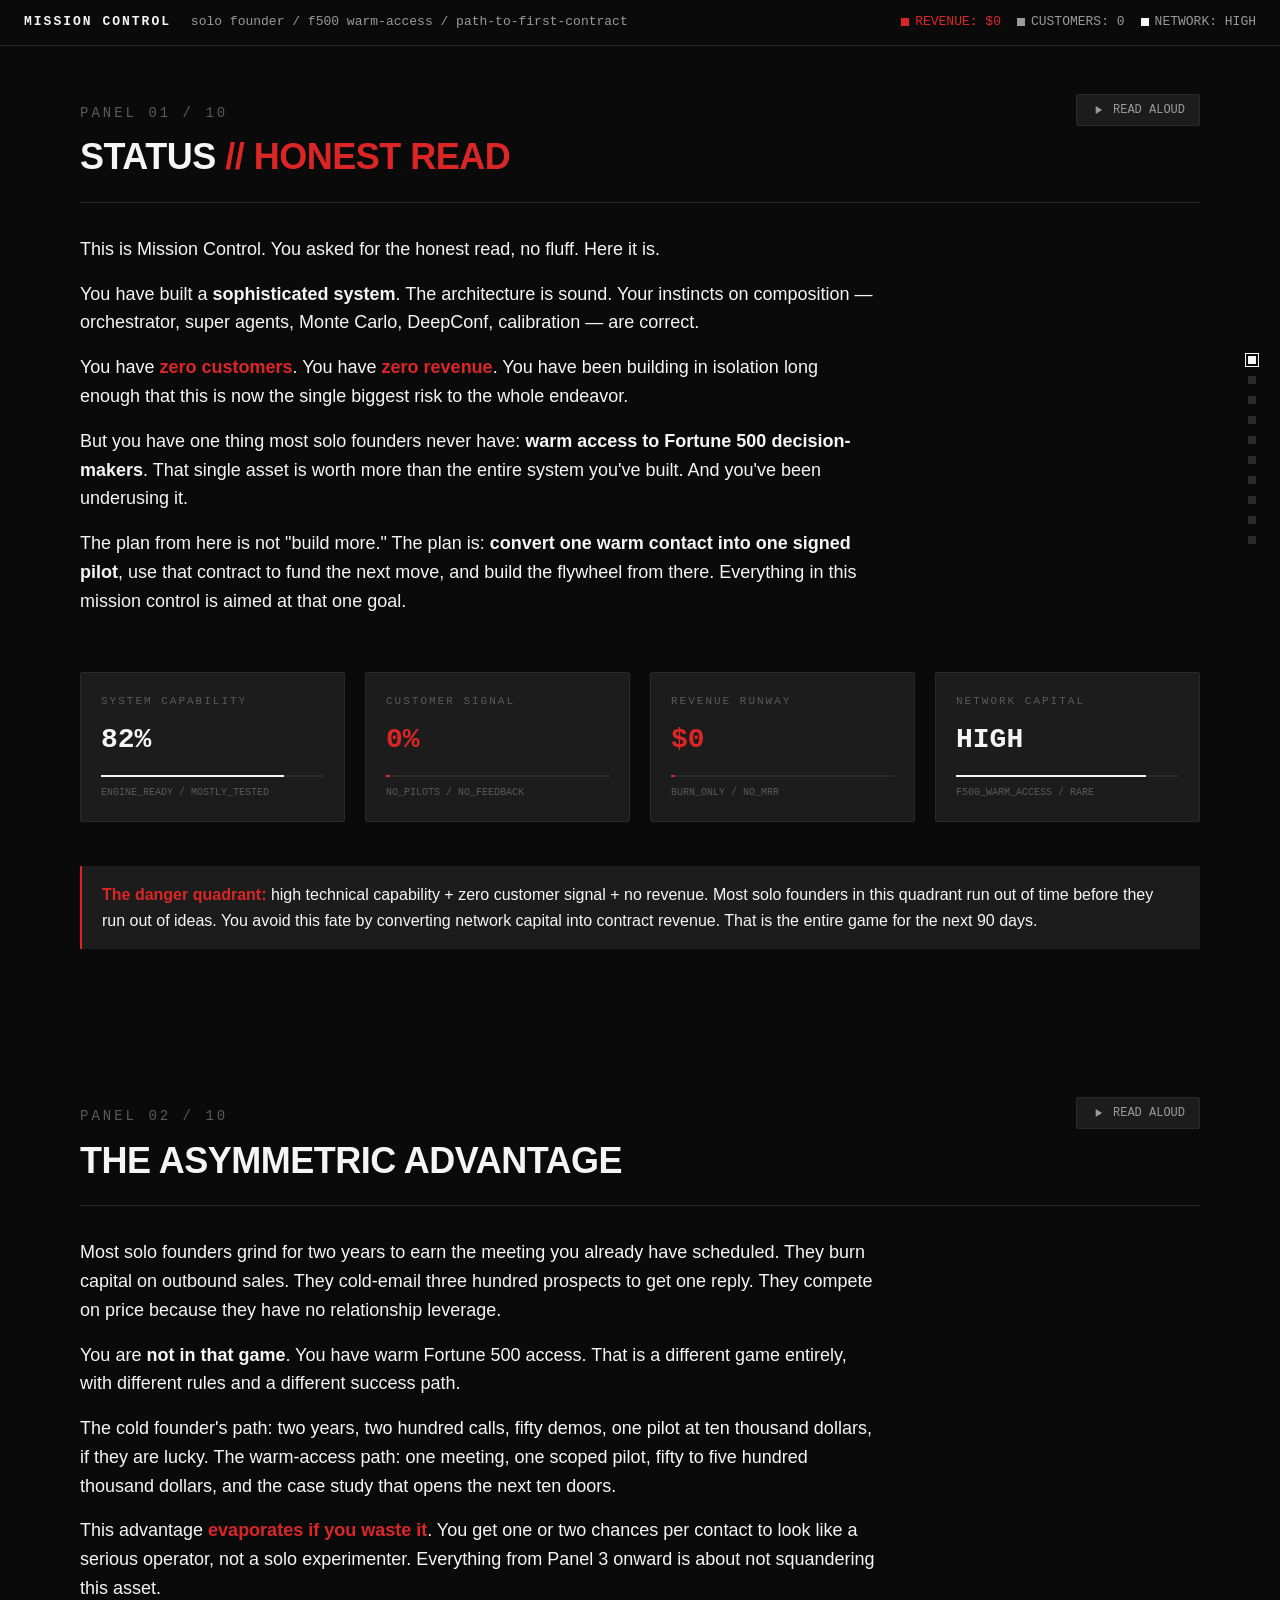
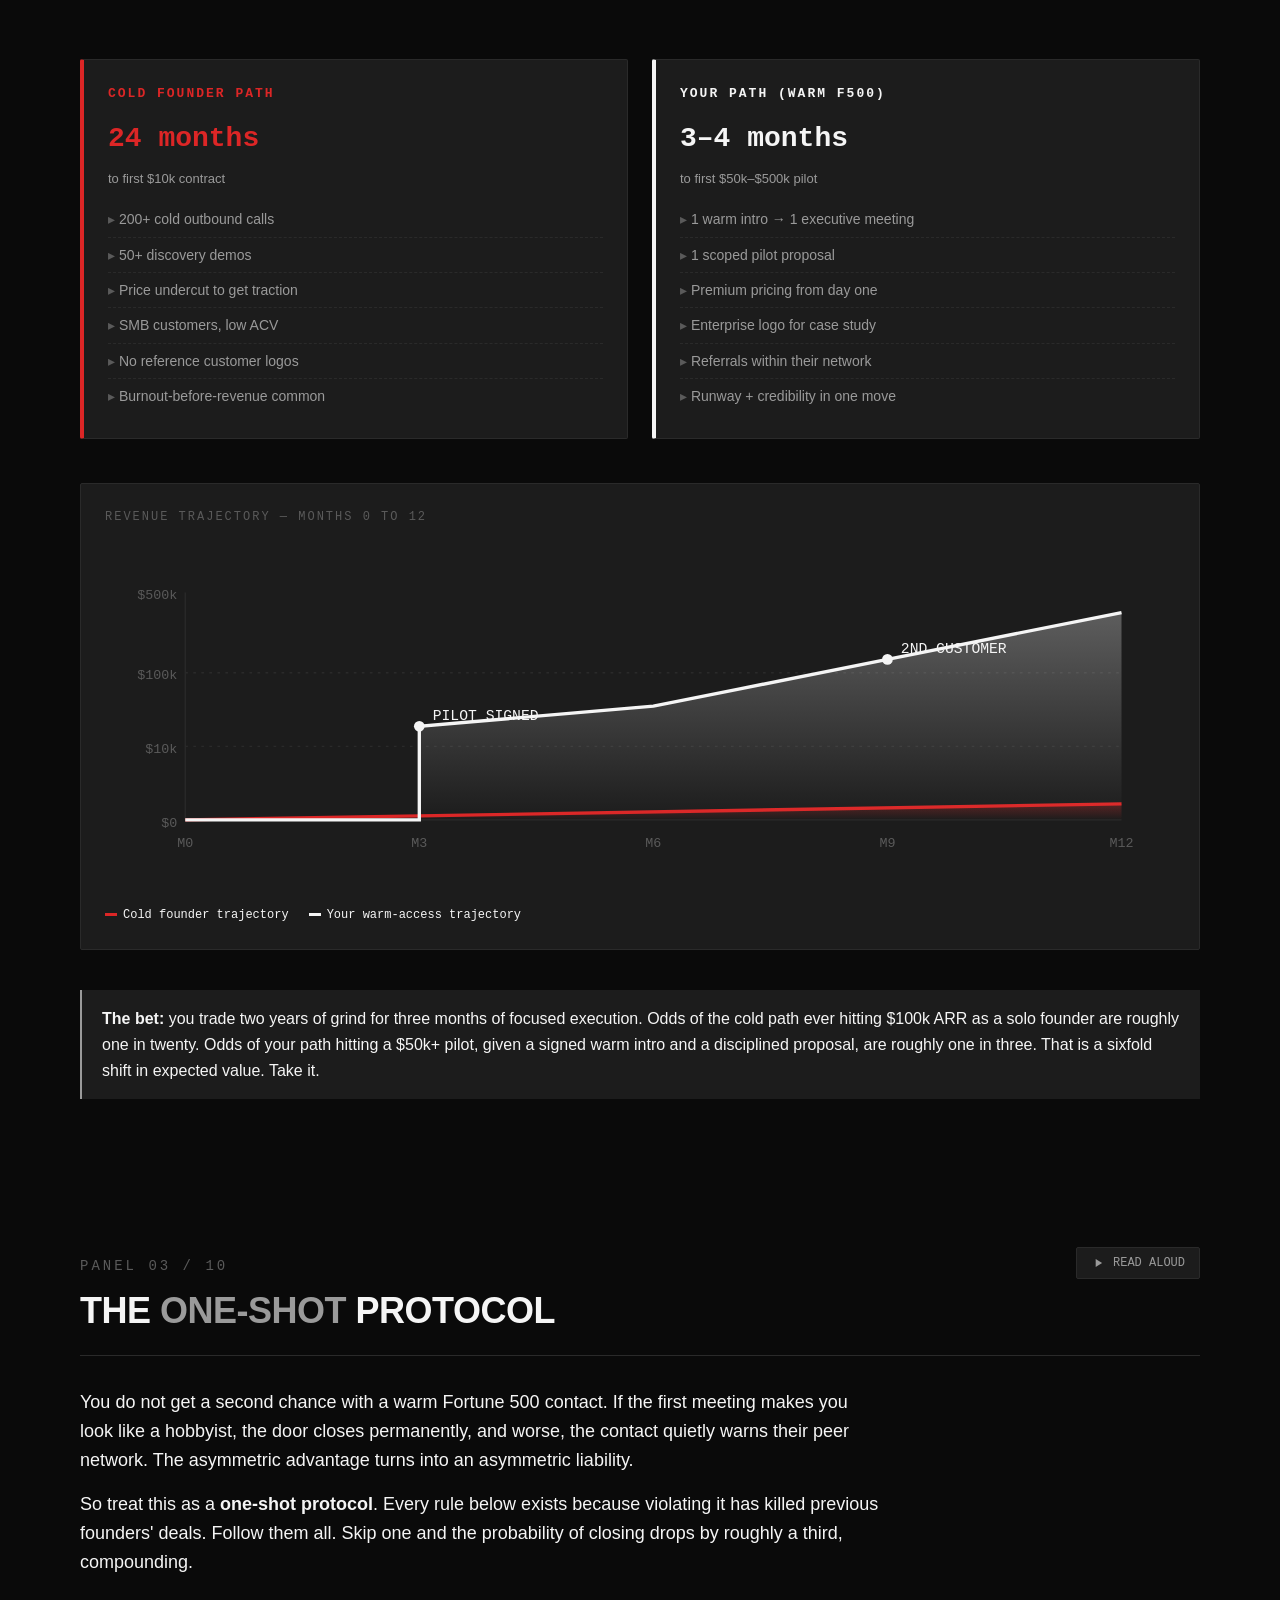
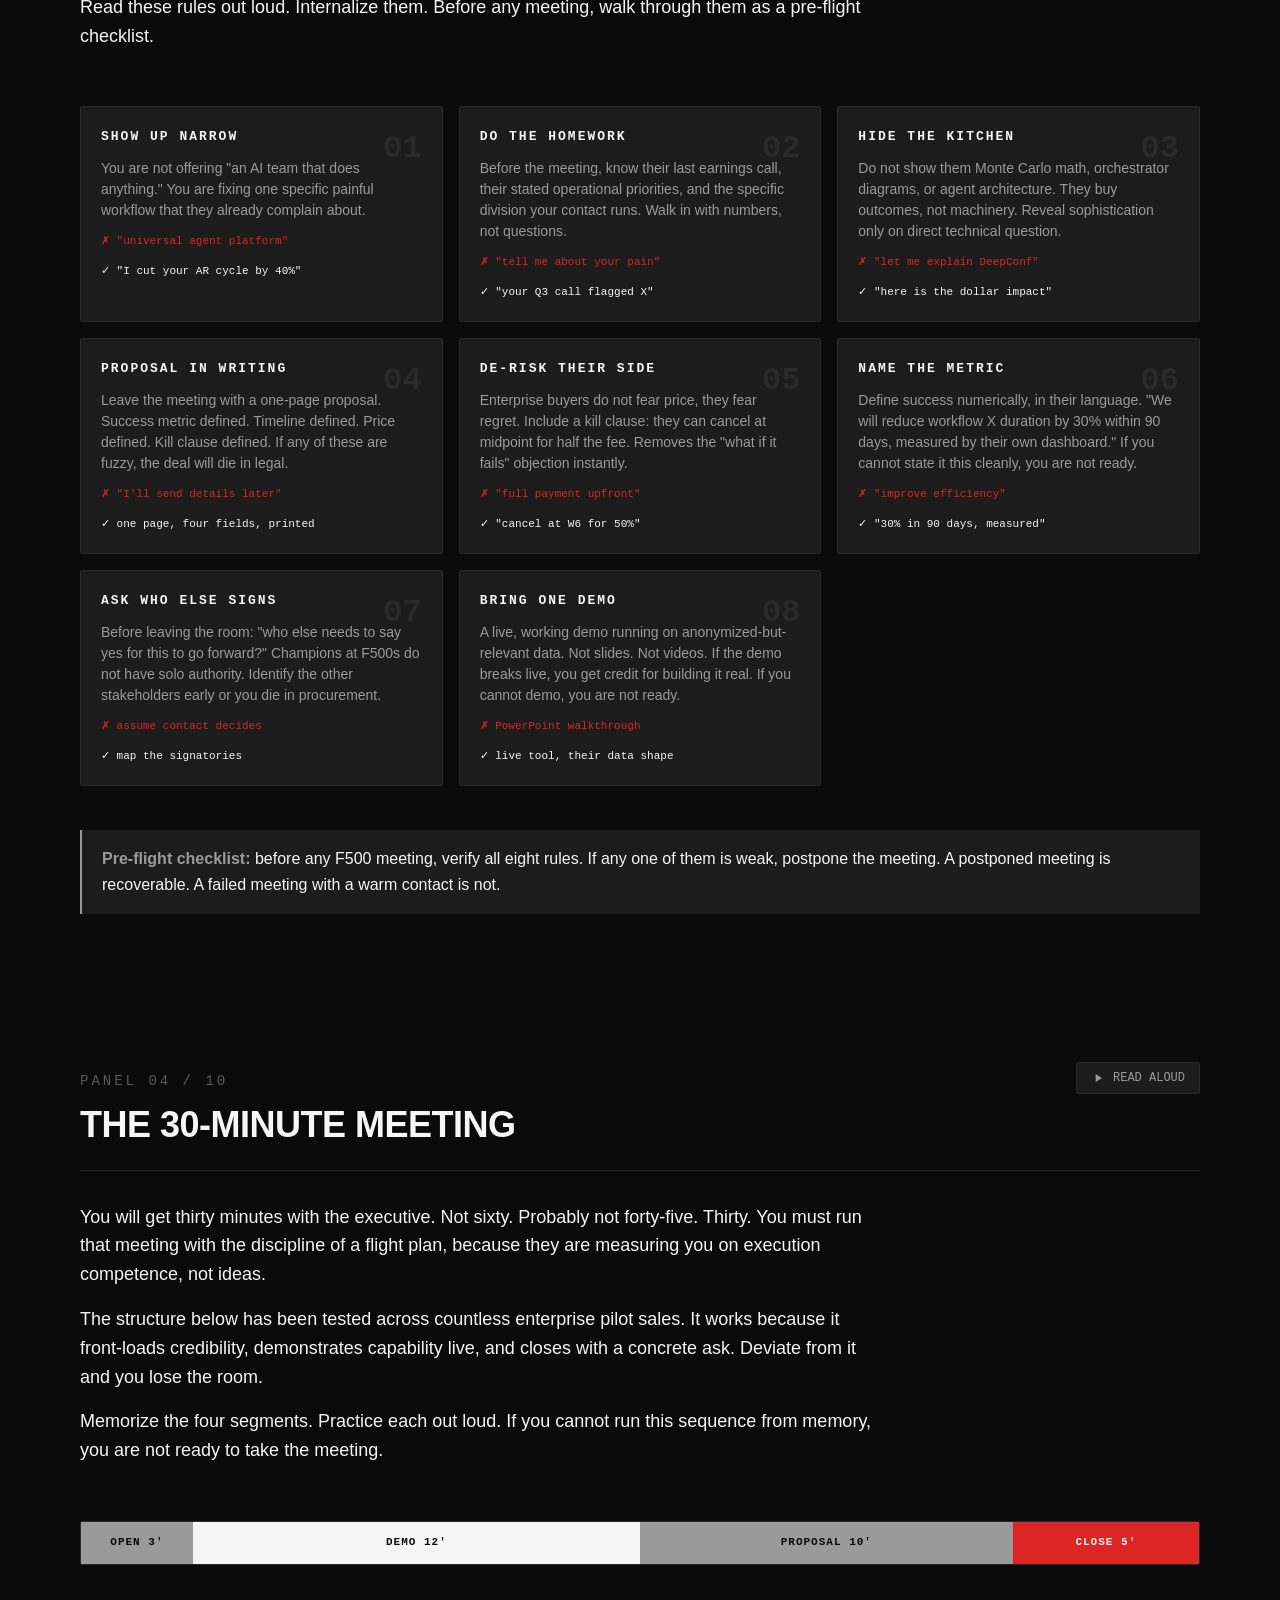
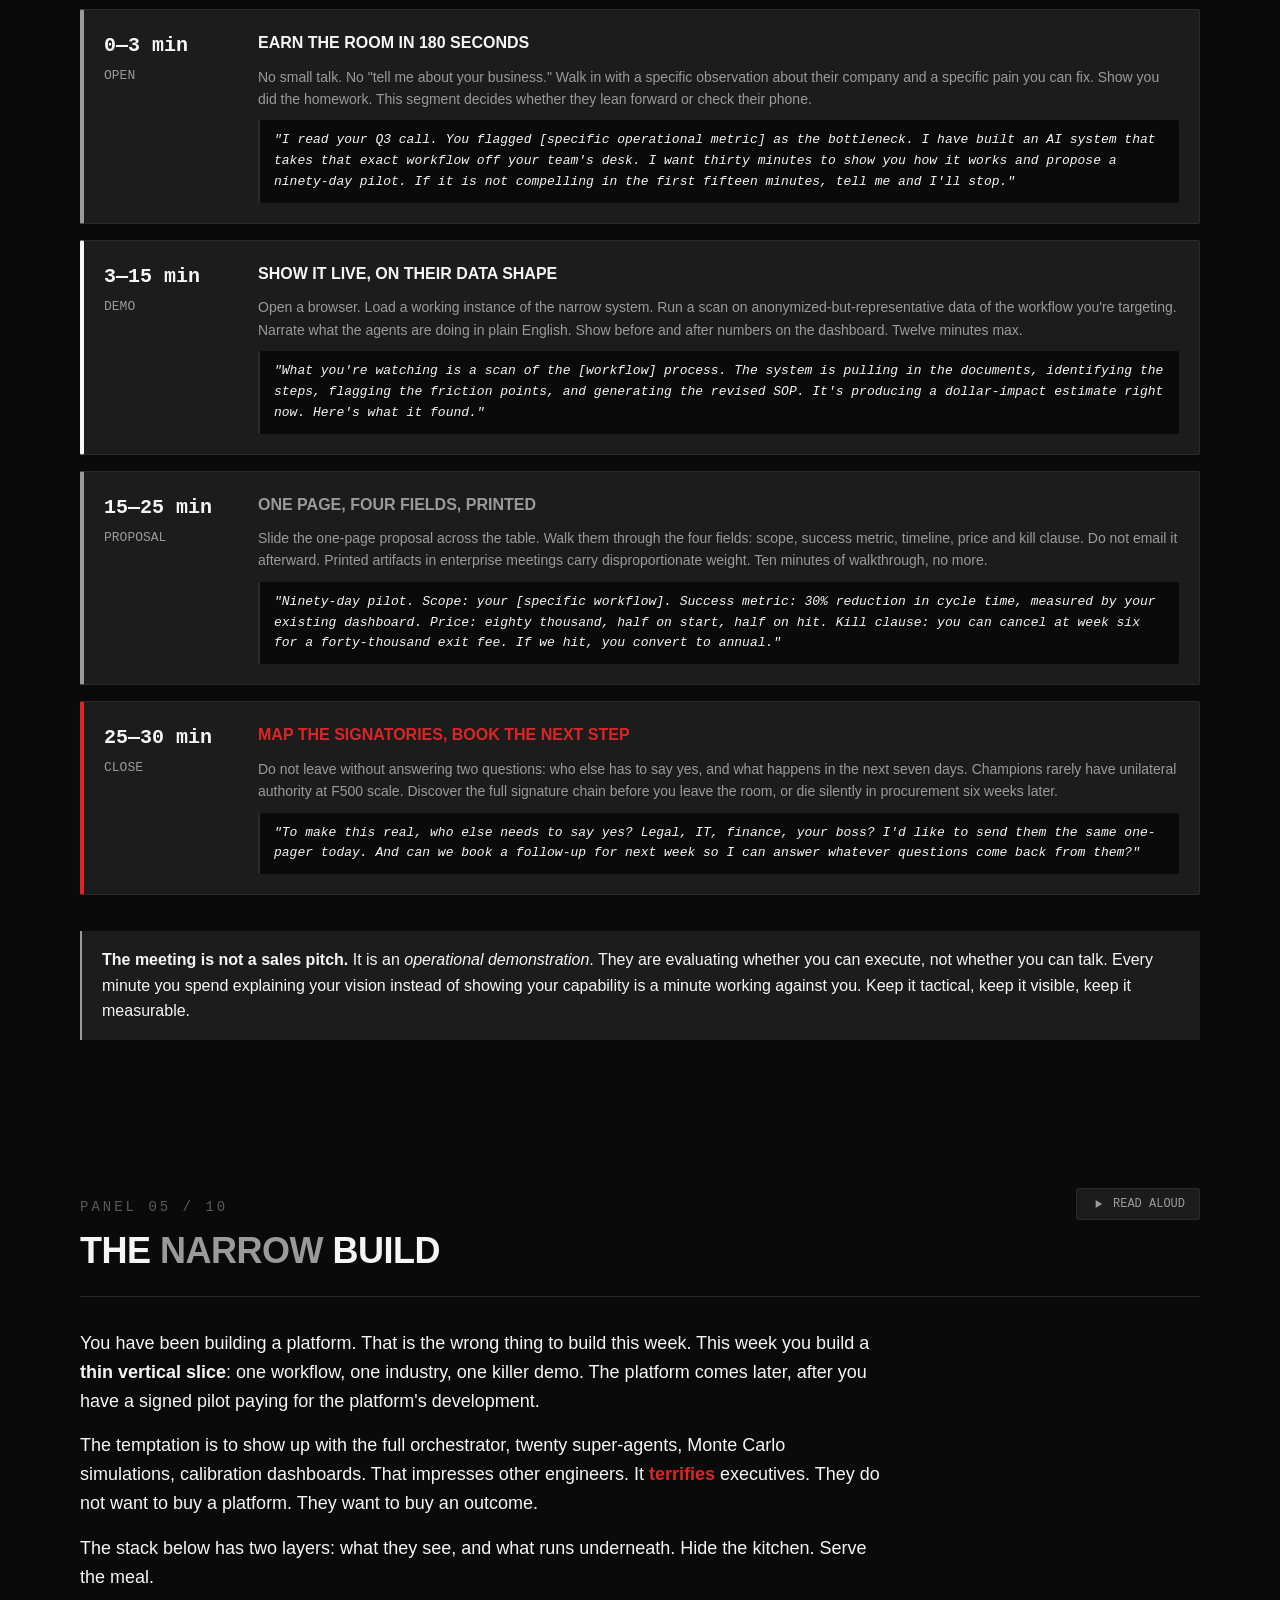
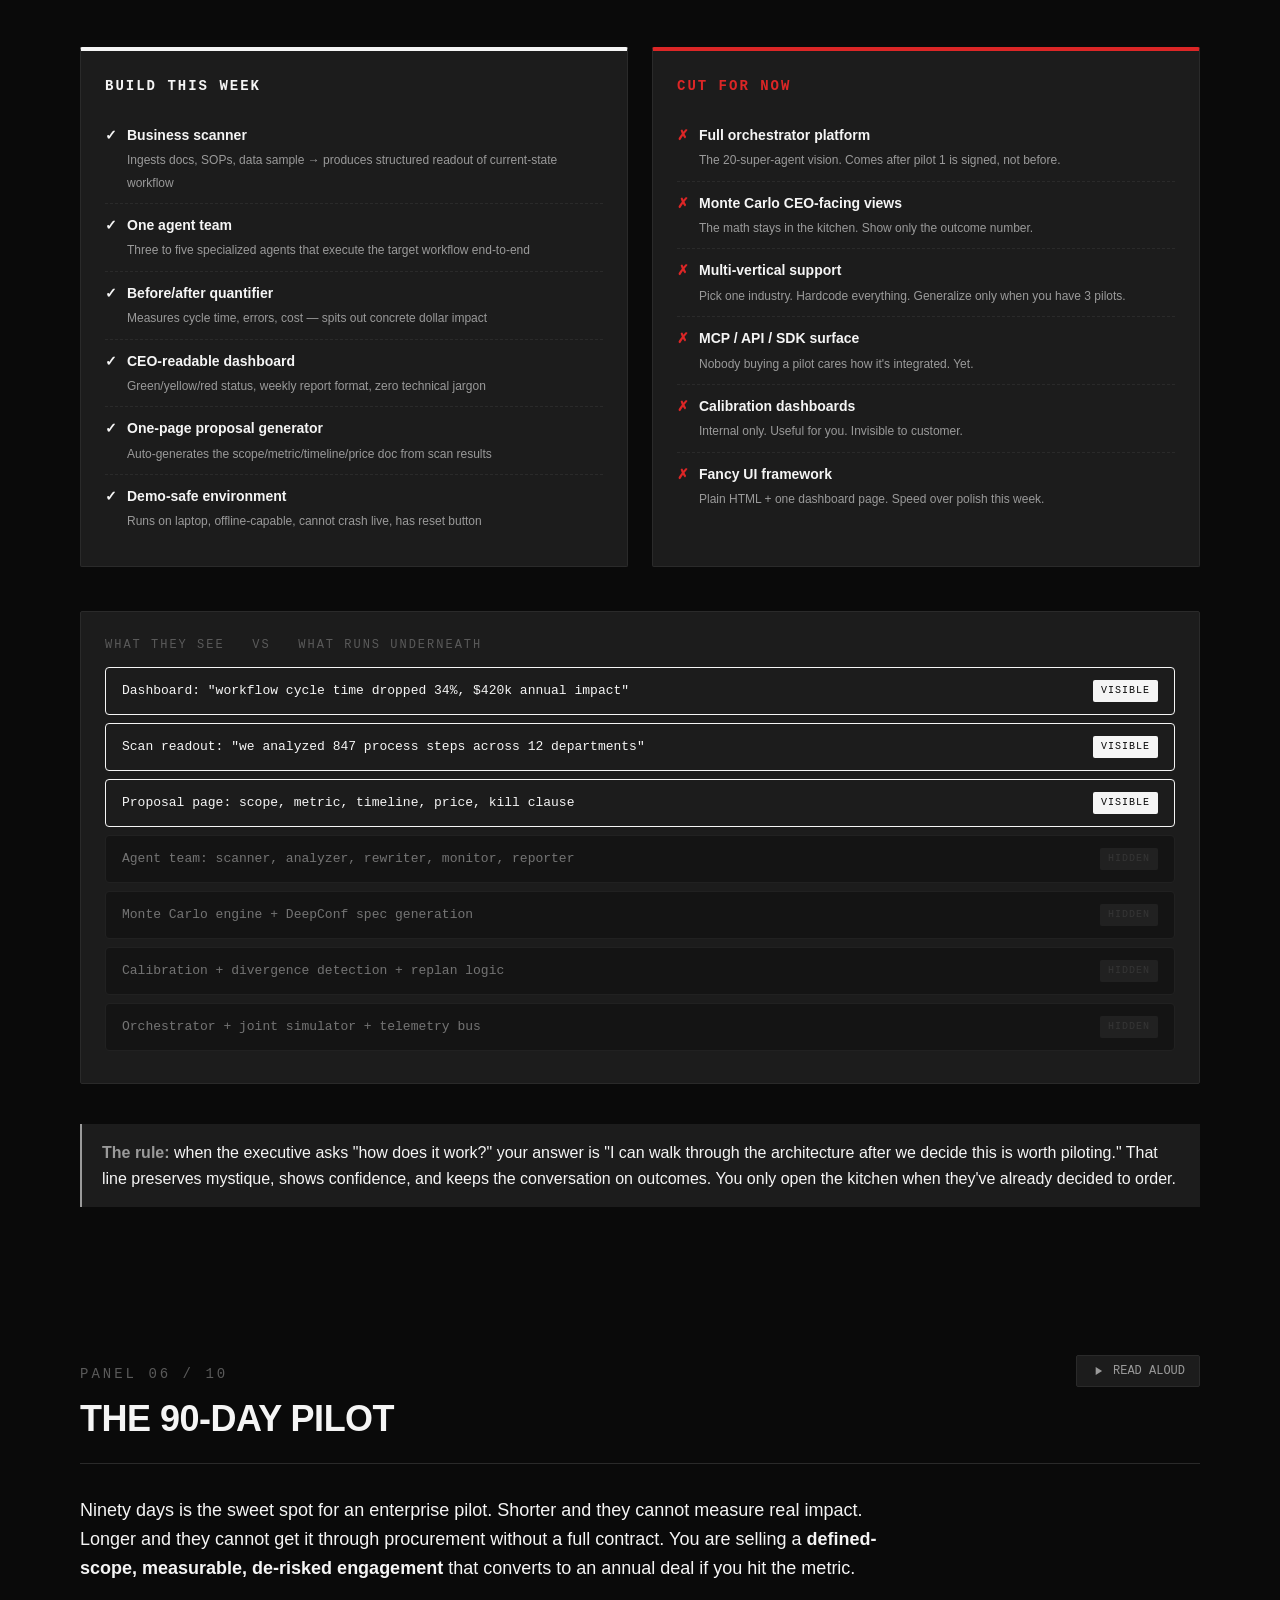
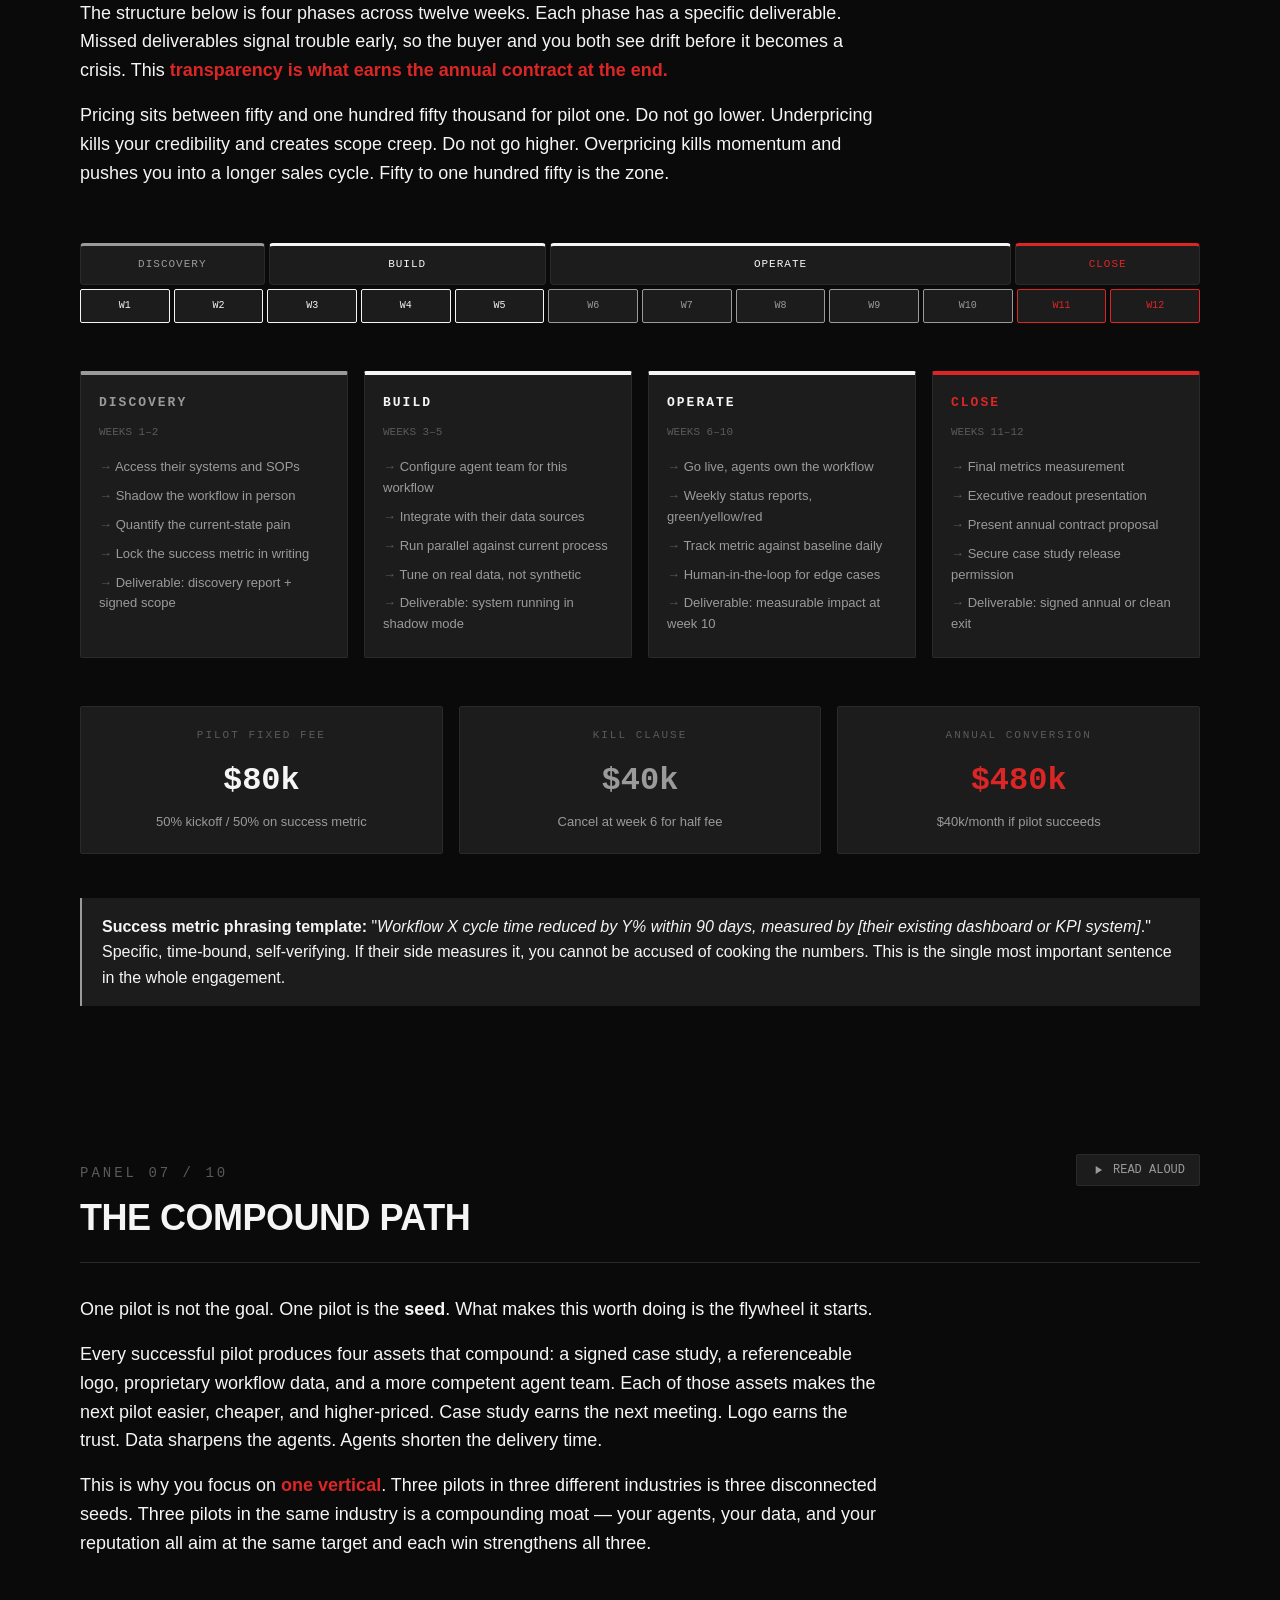
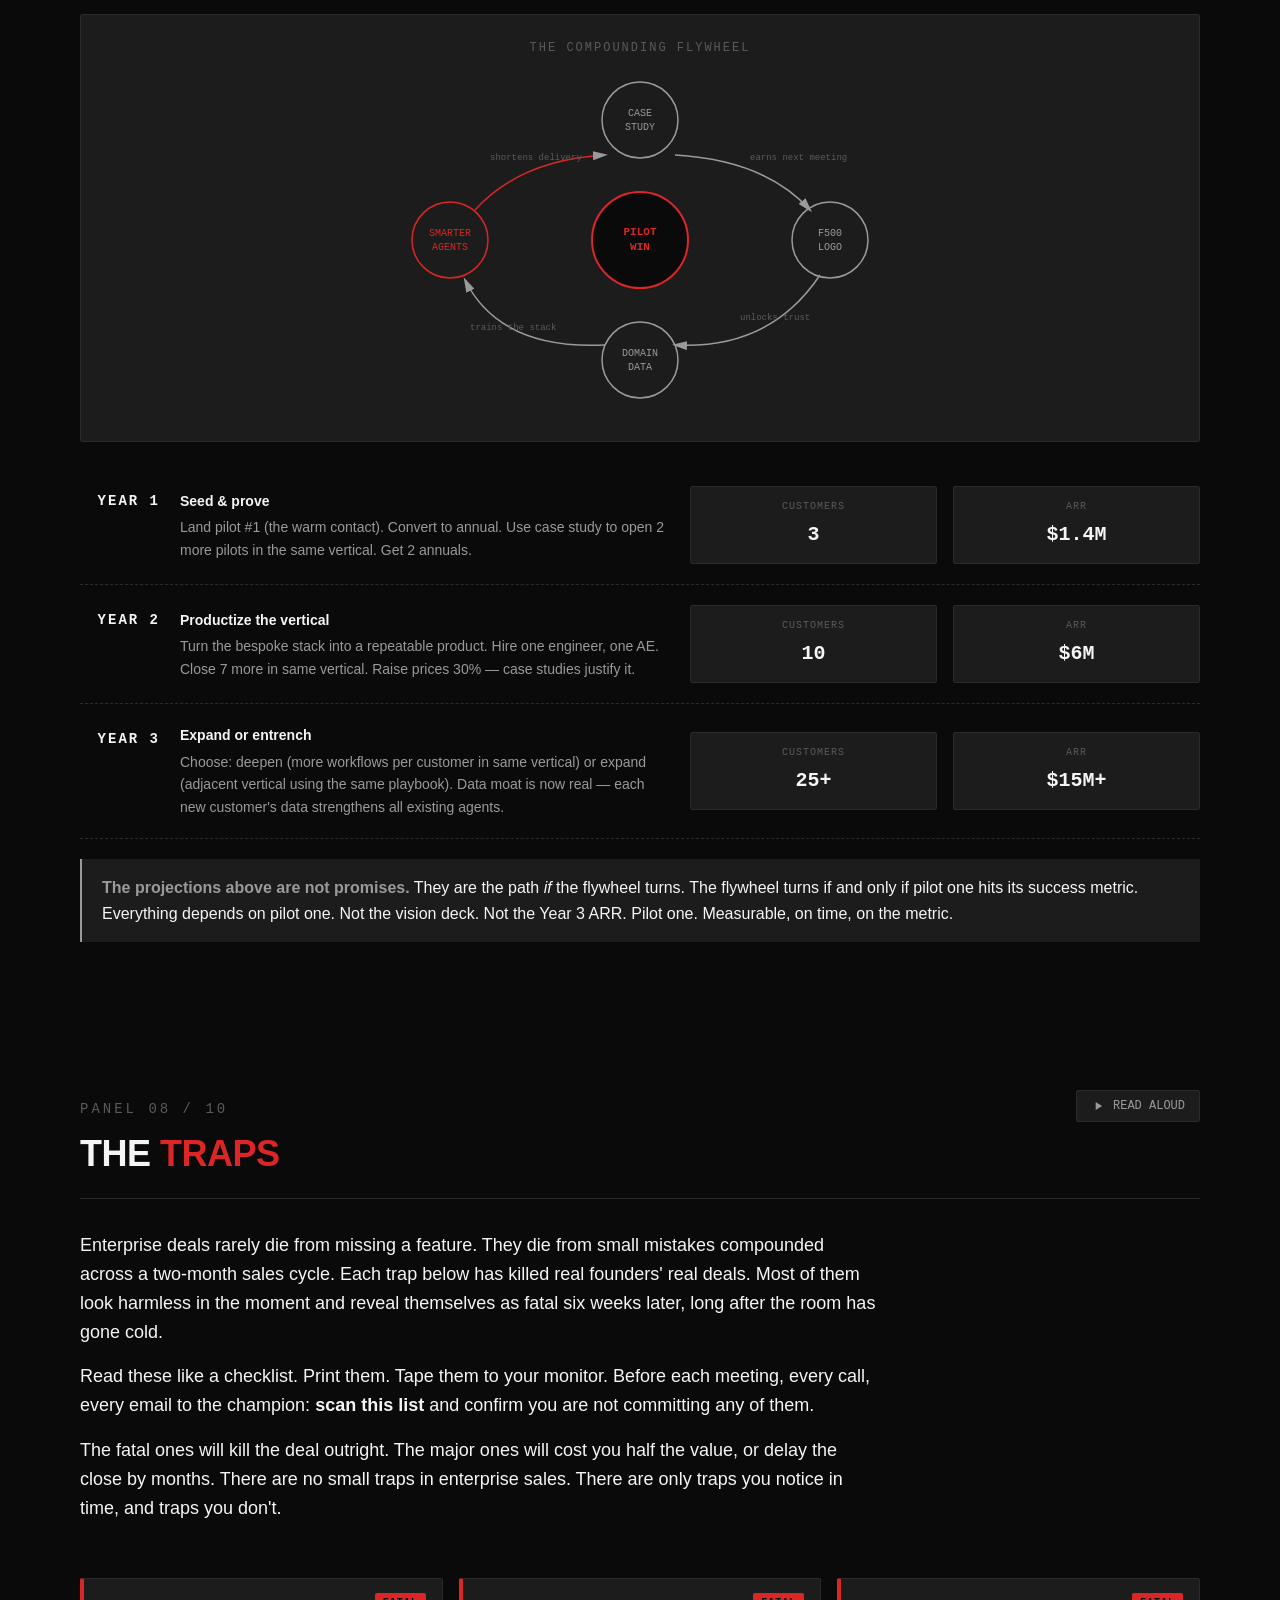
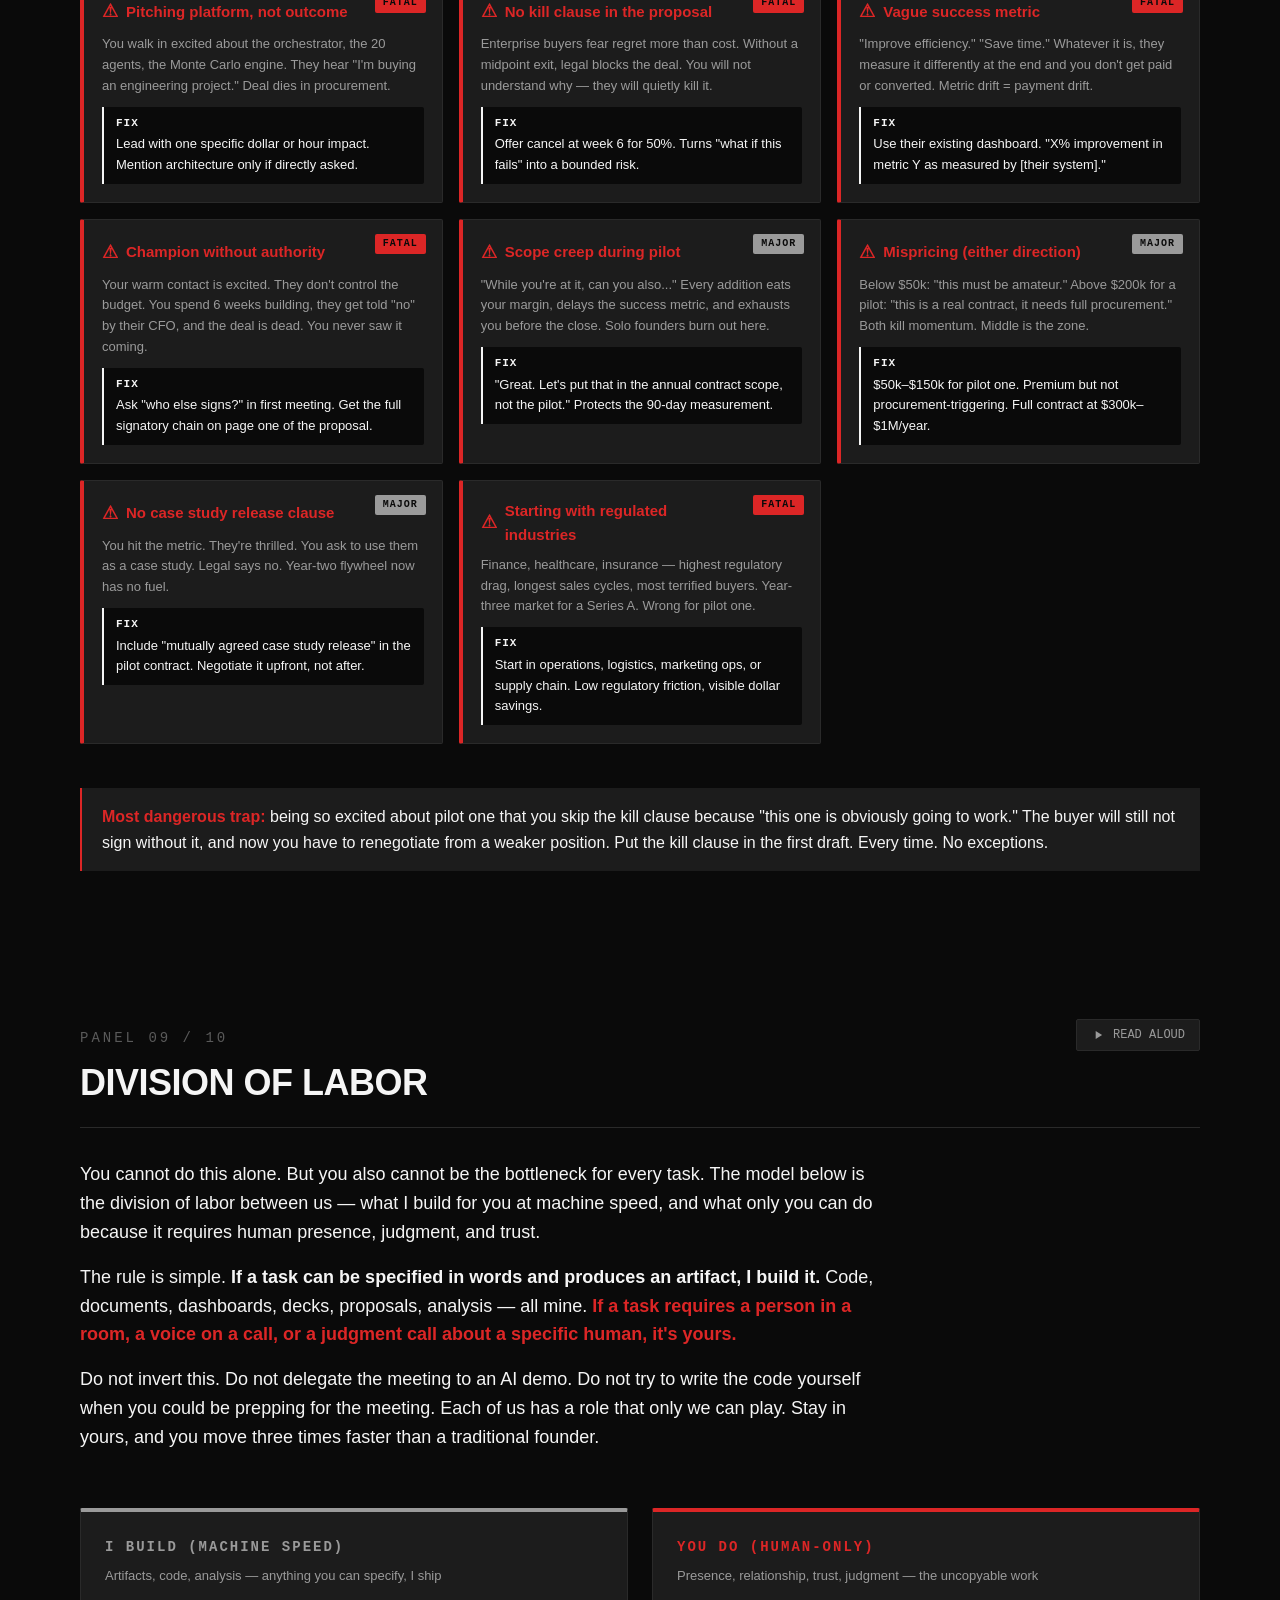
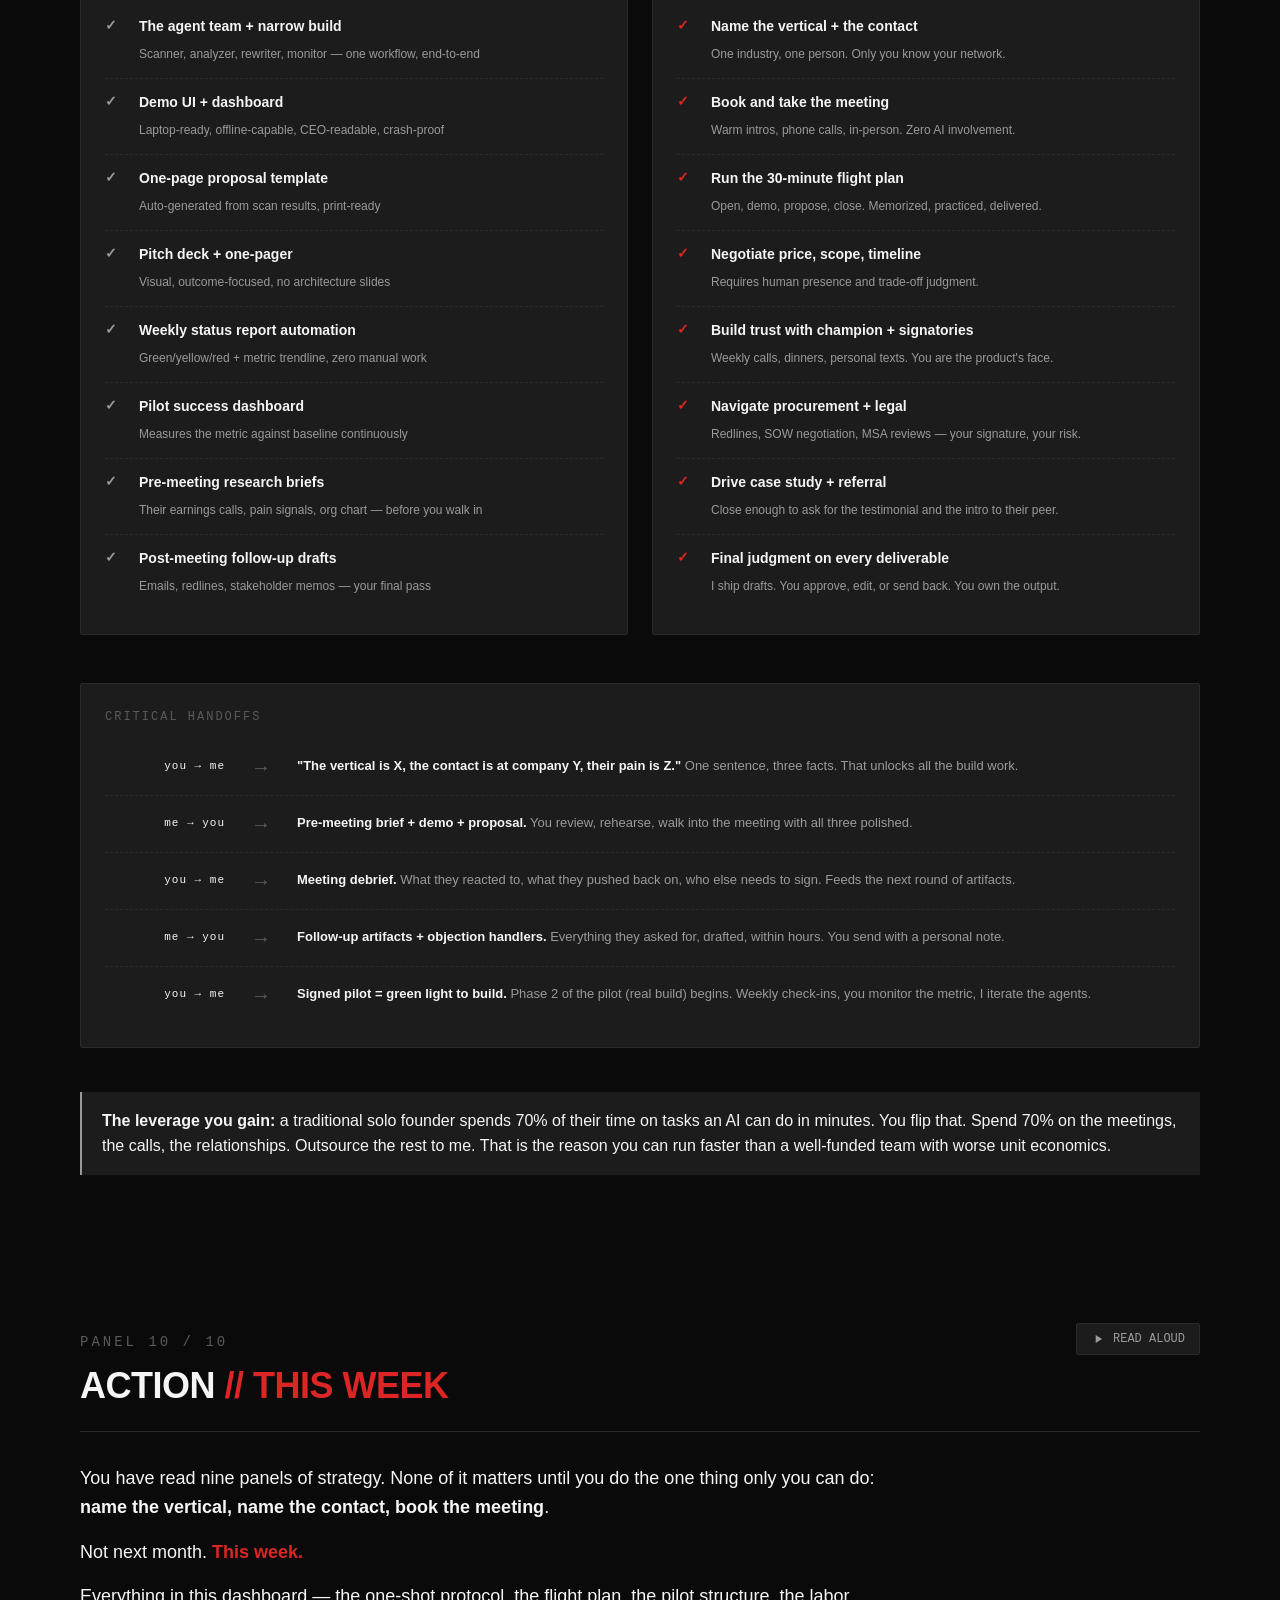
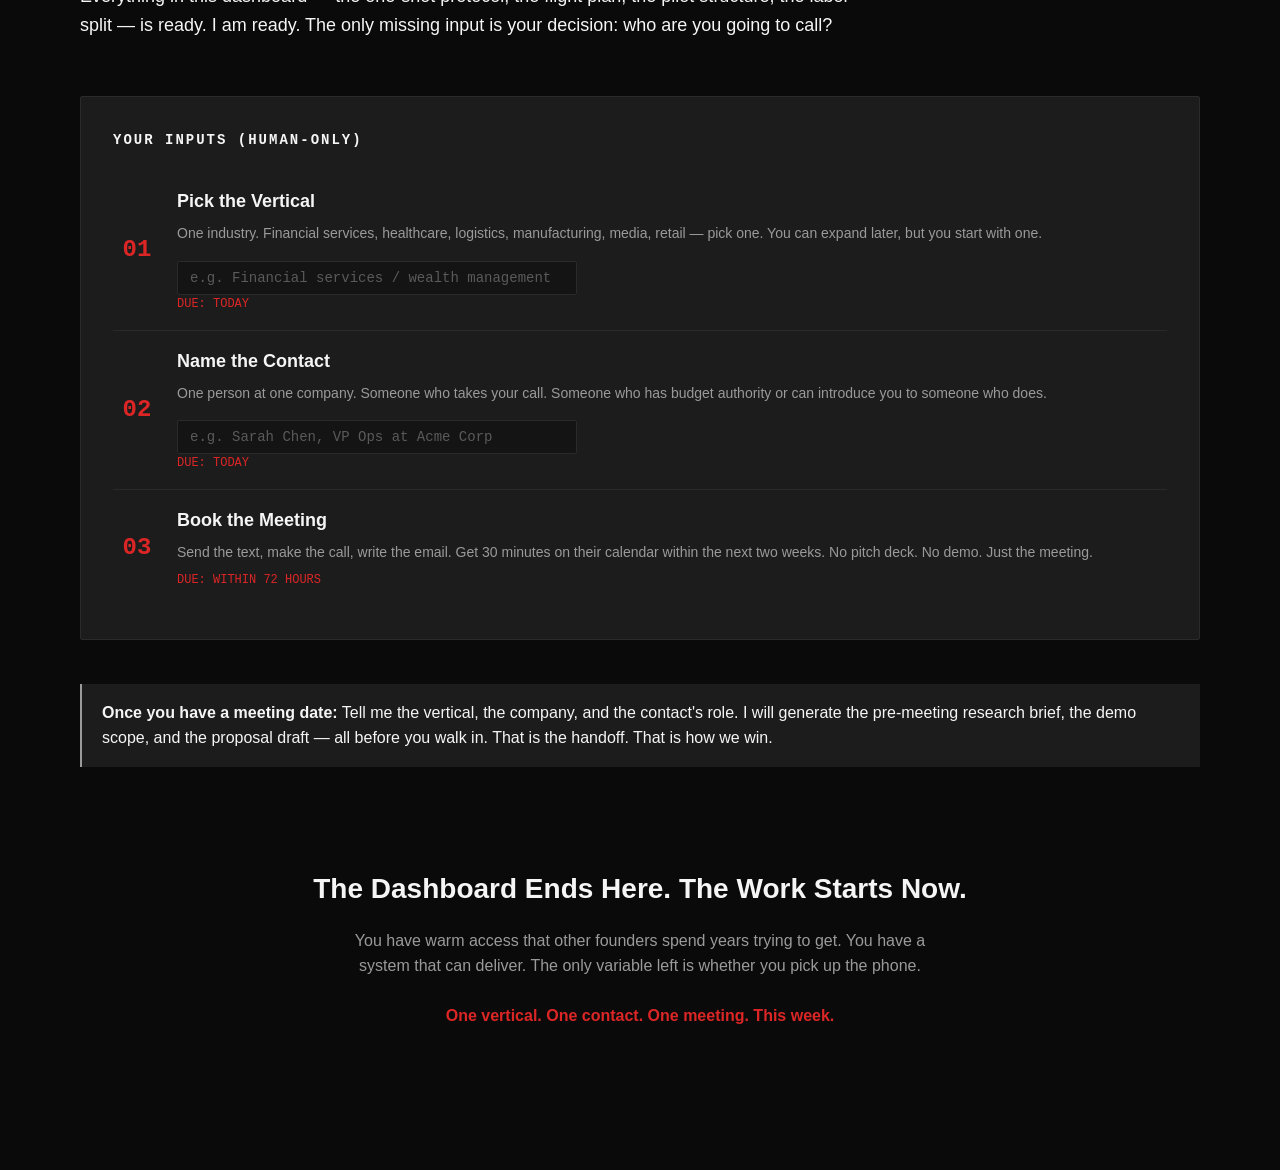
<file: mission-control.html>
<!DOCTYPE html>
<html lang="en">
<head>
<meta charset="UTF-8">
<meta name="viewport" content="width=device-width, initial-scale=1.0">
<title>Mission Control</title>
<style>
  :root {
    --bg-black:       #0A0A0A;
    --bg-panel:       #141414;
    --bg-elevated:    #1C1C1C;
    --border:         #2A2A2A;
    --text-white:     #F5F5F5;
    --text-grey:      #9A9A9A;
    --text-muted:     #5A5A5A;
    --accent-red:     #DC2626;
    --accent-red-dim: #7F1D1D;
    --mono: ui-monospace, "SF Mono", Menlo, Consolas, monospace;
    --sans: -apple-system, BlinkMacSystemFont, "Segoe UI", Inter, sans-serif;
  }
  * { box-sizing: border-box; margin: 0; padding: 0; }
  html, body { background: var(--bg-black); color: var(--text-white); font-family: var(--sans); line-height: 1.6; scroll-behavior: smooth; }
  body { min-height: 100vh; }

  /* HEADER */
  .top-bar {
    position: sticky; top: 0; z-index: 100;
    background: var(--bg-black); backdrop-filter: blur(10px);
    border-bottom: 1px solid var(--border);
    padding: 12px 24px;
    display: flex; align-items: center; justify-content: space-between;
    font-family: var(--mono); font-size: 13px;
  }
  .top-bar .title { color: var(--text-white); letter-spacing: 2px; font-weight: 700; }
  .top-bar .subtitle { color: var(--text-grey); margin-left: 12px; }
  .top-bar .status { display: flex; gap: 16px; align-items: center; }
  .status-light { display: inline-flex; align-items: center; gap: 6px; color: var(--text-grey); }
  .status-light .dot { width: 8px; height: 8px; border-radius: 0; }
  .status-light.ok .dot { background: var(--text-white); }
  .status-light.warn .dot { background: var(--text-grey); }
  .status-light.alert { color: var(--accent-red); }
  .status-light.alert .dot { background: var(--accent-red); animation: pulse 2s infinite; }
  @keyframes pulse { 0%,100% { opacity: 1; } 50% { opacity: 0.4; } }

  /* SIDE NAV DOTS */
  .side-nav { position: fixed; right: 24px; top: 50%; transform: translateY(-50%); z-index: 50;
    display: flex; flex-direction: column; gap: 12px; }
  .side-nav a { width: 8px; height: 8px; background: var(--border);
    display: block; transition: all 0.2s; text-decoration: none; position: relative; }
  .side-nav a:hover, .side-nav a.active { background: var(--text-white); }
  .side-nav a.active { outline: 1px solid var(--text-white); outline-offset: 2px; }
  .side-nav a::after { content: attr(data-label); position: absolute; right: 18px; top: 50%;
    transform: translateY(-50%); background: var(--bg-elevated); color: var(--text-white); padding: 4px 10px;
    font-family: var(--mono); font-size: 11px; white-space: nowrap;
    opacity: 0; pointer-events: none; transition: opacity 0.2s; border: 1px solid var(--border); }
  .side-nav a:hover::after { opacity: 1; }

  /* PANELS */
  .panel { min-height: 100vh; padding: 48px 80px 80px; max-width: 1400px; margin: 0 auto;
    display: flex; flex-direction: column; justify-content: center; position: relative; }
  .panel-header { display: flex; align-items: baseline; justify-content: space-between; margin-bottom: 32px;
    border-bottom: 1px solid var(--border); padding-bottom: 16px; }
  .panel-num { font-family: var(--mono); color: var(--text-muted); font-size: 14px; letter-spacing: 3px; }
  .panel-title { font-size: 36px; font-weight: 800; letter-spacing: -0.5px; margin-top: 4px; color: var(--text-white); }
  .panel-title .accent { color: var(--text-white); }
  .panel-title .warn { color: var(--text-grey); }
  .panel-title .alert { color: var(--accent-red); }

  .read-btn { background: var(--bg-elevated); border: 1px solid var(--border); color: var(--text-grey);
    padding: 8px 14px; font-family: var(--mono); font-size: 12px; cursor: pointer;
    transition: all 0.15s; display: inline-flex; align-items: center; gap: 8px; border-radius: 2px; }
  .read-btn:hover { border-color: var(--text-white); color: var(--text-white); }
  .read-btn.playing { border-color: var(--accent-red); color: var(--accent-red); }
  .read-btn .icon { width: 14px; height: 14px; }

  .narrative { font-size: 18px; color: var(--text-white); max-width: 800px; margin-bottom: 32px; }
  .narrative strong { color: var(--text-white); font-weight: 600; }
  .narrative em { color: var(--accent-red); font-style: normal; font-weight: 600; }
  .narrative p + p { margin-top: 16px; }

  /* GAUGES */
  .gauges { display: grid; grid-template-columns: repeat(4, 1fr); gap: 20px; margin: 24px 0; }
  .gauge { background: var(--bg-elevated); border: 1px solid var(--border); padding: 20px; border-radius: 2px; }
  .gauge .label { font-family: var(--mono); font-size: 11px; color: var(--text-muted);
    letter-spacing: 2px; text-transform: uppercase; margin-bottom: 8px; }
  .gauge .value { font-family: var(--mono); font-size: 28px; font-weight: 700; margin-bottom: 12px; }
  .gauge .value.ok { color: var(--text-white); }
  .gauge .value.warn { color: var(--text-grey); }
  .gauge .value.alert { color: var(--accent-red); }
  .gauge .bar { height: 2px; background: var(--border); overflow: hidden; }
  .gauge .fill { height: 100%; transition: width 0.6s; }
  .gauge .fill.ok { background: var(--text-white); }
  .gauge .fill.warn { background: var(--text-grey); }
  .gauge .fill.alert { background: var(--accent-red); }
  .gauge .note { font-family: var(--mono); font-size: 10px; color: var(--text-muted); margin-top: 8px; }

  .callout { background: var(--bg-elevated); border-left: 2px solid var(--text-grey); padding: 16px 20px;
    margin: 20px 0; font-size: 16px; color: var(--text-white); }
  .callout.warn { border-left-color: var(--text-grey); }
  .callout.alert { border-left-color: var(--accent-red); }

  @media (max-width: 768px) {
    .panel { padding: 32px 20px 60px; }
    .panel-title { font-size: 26px; }
    .gauges { grid-template-columns: repeat(2, 1fr); }
    .side-nav { right: 12px; }
  }
</style>
</head>
<body>

<div class="top-bar">
  <div>
    <span class="title">MISSION CONTROL</span>
    <span class="subtitle">solo founder / f500 warm-access / path-to-first-contract</span>
  </div>
  <div class="status">
    <span class="status-light alert"><span class="dot"></span>REVENUE: $0</span>
    <span class="status-light warn"><span class="dot"></span>CUSTOMERS: 0</span>
    <span class="status-light ok"><span class="dot"></span>NETWORK: HIGH</span>
  </div>
</div>

<nav class="side-nav">
  <a href="#p1" data-label="01 STATUS" class="active"></a>
  <a href="#p2" data-label="02 ADVANTAGE"></a>
  <a href="#p3" data-label="03 ONE-SHOT"></a>
  <a href="#p4" data-label="04 MEETING"></a>
  <a href="#p5" data-label="05 BUILD"></a>
  <a href="#p6" data-label="06 PILOT"></a>
  <a href="#p7" data-label="07 COMPOUND"></a>
  <a href="#p8" data-label="08 TRAPS"></a>
  <a href="#p9" data-label="09 LABOR"></a>
  <a href="#p10" data-label="10 ACTION"></a>
</nav>

<!-- =================== PANEL 1: STATUS =================== -->
<section class="panel" id="p1">
  <div class="panel-header">
    <div>
      <div class="panel-num">PANEL 01 / 10</div>
      <h1 class="panel-title">STATUS <span class="alert">// HONEST READ</span></h1>
    </div>
    <button class="read-btn" data-target="#p1-text">
      <svg class="icon" viewBox="0 0 24 24" fill="currentColor"><path d="M8 5v14l11-7z"/></svg>
      READ ALOUD
    </button>
  </div>

  <div class="narrative" id="p1-text">
    <p>This is Mission Control. You asked for the honest read, no fluff. Here it is.</p>
    <p>You have built a <strong>sophisticated system</strong>. The architecture is sound. Your instincts on composition — orchestrator, super agents, Monte Carlo, DeepConf, calibration — are correct.</p>
    <p>You have <em>zero customers</em>. You have <em>zero revenue</em>. You have been building in isolation long enough that this is now the single biggest risk to the whole endeavor.</p>
    <p>But you have one thing most solo founders never have: <strong>warm access to Fortune 500 decision-makers</strong>. That single asset is worth more than the entire system you've built. And you've been underusing it.</p>
    <p>The plan from here is not "build more." The plan is: <strong>convert one warm contact into one signed pilot</strong>, use that contract to fund the next move, and build the flywheel from there. Everything in this mission control is aimed at that one goal.</p>
  </div>

  <div class="gauges">
    <div class="gauge">
      <div class="label">System Capability</div>
      <div class="value ok">82%</div>
      <div class="bar"><div class="fill ok" style="width: 82%"></div></div>
      <div class="note">ENGINE_READY / MOSTLY_TESTED</div>
    </div>
    <div class="gauge">
      <div class="label">Customer Signal</div>
      <div class="value alert">0%</div>
      <div class="bar"><div class="fill alert" style="width: 2%"></div></div>
      <div class="note">NO_PILOTS / NO_FEEDBACK</div>
    </div>
    <div class="gauge">
      <div class="label">Revenue Runway</div>
      <div class="value alert">$0</div>
      <div class="bar"><div class="fill alert" style="width: 2%"></div></div>
      <div class="note">BURN_ONLY / NO_MRR</div>
    </div>
    <div class="gauge">
      <div class="label">Network Capital</div>
      <div class="value ok">HIGH</div>
      <div class="bar"><div class="fill ok" style="width: 85%"></div></div>
      <div class="note">F500_WARM_ACCESS / RARE</div>
    </div>
  </div>

  <div class="callout alert">
    <strong style="color: var(--accent-red)">The danger quadrant:</strong> high technical capability + zero customer signal + no revenue. Most solo founders in this quadrant run out of time before they run out of ideas. You avoid this fate by converting network capital into contract revenue. That is the entire game for the next 90 days.
  </div>
</section>

<!-- =================== PANEL 2: ASYMMETRIC ADVANTAGE =================== -->
<style>
  .compare-grid { display: grid; grid-template-columns: 1fr 1fr; gap: 24px; margin: 24px 0; }
  .compare-card { background: var(--bg-elevated); border: 1px solid var(--border); border-radius: 2px; padding: 24px; }
  .compare-card.bad { border-left: 4px solid var(--accent-red); }
  .compare-card.good { border-left: 4px solid var(--text-white); }
  .compare-card h3 { font-family: var(--mono); font-size: 13px; letter-spacing: 2px;
    text-transform: uppercase; margin-bottom: 12px; }
  .compare-card.bad h3 { color: var(--accent-red); }
  .compare-card.good h3 { color: var(--text-white); }
  .compare-card .stat { font-family: var(--mono); font-size: 28px; font-weight: 700; margin: 8px 0; }
  .compare-card ul { list-style: none; padding: 0; margin-top: 12px; }
  .compare-card li { padding: 6px 0; font-size: 14px; color: var(--text-grey);
    border-bottom: 1px dashed var(--border); }
  .compare-card li:last-child { border-bottom: none; }
  .compare-card li::before { content: "▸ "; color: var(--text-muted); }

  .chart-wrap { background: var(--bg-elevated); border: 1px solid var(--border); border-radius: 2px;
    padding: 24px; margin: 20px 0; }
  .chart-title { font-family: var(--mono); font-size: 12px; letter-spacing: 2px;
    color: var(--text-muted); text-transform: uppercase; margin-bottom: 12px; }
  .chart-legend { display: flex; gap: 20px; font-family: var(--mono); font-size: 12px;
    margin-top: 12px; flex-wrap: wrap; }
  .chart-legend .swatch { display: inline-block; width: 12px; height: 3px; margin-right: 6px;
    vertical-align: middle; }
</style>

<section class="panel" id="p2">
  <div class="panel-header">
    <div>
      <div class="panel-num">PANEL 02 / 10</div>
      <h1 class="panel-title">THE <span class="accent">ASYMMETRIC</span> ADVANTAGE</h1>
    </div>
    <button class="read-btn" data-target="#p2-text">
      <svg class="icon" viewBox="0 0 24 24" fill="currentColor"><path d="M8 5v14l11-7z"/></svg>
      READ ALOUD
    </button>
  </div>

  <div class="narrative" id="p2-text">
    <p>Most solo founders grind for two years to earn the meeting you already have scheduled. They burn capital on outbound sales. They cold-email three hundred prospects to get one reply. They compete on price because they have no relationship leverage.</p>
    <p>You are <strong>not in that game</strong>. You have warm Fortune 500 access. That is a different game entirely, with different rules and a different success path.</p>
    <p>The cold founder's path: two years, two hundred calls, fifty demos, one pilot at ten thousand dollars, if they are lucky. The warm-access path: one meeting, one scoped pilot, fifty to five hundred thousand dollars, and the case study that opens the next ten doors.</p>
    <p>This advantage <em>evaporates if you waste it</em>. You get one or two chances per contact to look like a serious operator, not a solo experimenter. Everything from Panel 3 onward is about not squandering this asset.</p>
  </div>

  <div class="compare-grid">
    <div class="compare-card bad">
      <h3>Cold Founder Path</h3>
      <div class="stat" style="color: var(--accent-red)">24 months</div>
      <div style="color: var(--text-grey); font-size: 13px;">to first $10k contract</div>
      <ul>
        <li>200+ cold outbound calls</li>
        <li>50+ discovery demos</li>
        <li>Price undercut to get traction</li>
        <li>SMB customers, low ACV</li>
        <li>No reference customer logos</li>
        <li>Burnout-before-revenue common</li>
      </ul>
    </div>
    <div class="compare-card good">
      <h3>Your Path (Warm F500)</h3>
      <div class="stat" style="color: var(--text-white)">3&ndash;4 months</div>
      <div style="color: var(--text-grey); font-size: 13px;">to first $50k&ndash;$500k pilot</div>
      <ul>
        <li>1 warm intro → 1 executive meeting</li>
        <li>1 scoped pilot proposal</li>
        <li>Premium pricing from day one</li>
        <li>Enterprise logo for case study</li>
        <li>Referrals within their network</li>
        <li>Runway + credibility in one move</li>
      </ul>
    </div>
  </div>

  <div class="chart-wrap">
    <div class="chart-title">REVENUE TRAJECTORY &mdash; MONTHS 0 TO 12</div>
    <svg viewBox="0 0 800 260" style="width: 100%; height: auto;">
      <defs>
        <linearGradient id="coldGrad" x1="0" y1="0" x2="0" y2="1">
          <stop offset="0%" stop-color="#DC2626" stop-opacity="0.3"/>
          <stop offset="100%" stop-color="#DC2626" stop-opacity="0"/>
        </linearGradient>
        <linearGradient id="warmGrad" x1="0" y1="0" x2="0" y2="1">
          <stop offset="0%" stop-color="#F5F5F5" stop-opacity="0.3"/>
          <stop offset="100%" stop-color="#F5F5F5" stop-opacity="0"/>
        </linearGradient>
      </defs>
      <!-- Grid -->
      <g stroke="#2A2A2A" stroke-width="1">
        <line x1="60" y1="40" x2="60" y2="210"/>
        <line x1="60" y1="210" x2="760" y2="210"/>
        <line x1="60" y1="100" x2="760" y2="100" stroke-dasharray="2,4"/>
        <line x1="60" y1="155" x2="760" y2="155" stroke-dasharray="2,4"/>
      </g>
      <!-- Y labels -->
      <g font-family="ui-monospace,monospace" font-size="10" fill="#5A5A5A">
        <text x="54" y="45" text-anchor="end">$500k</text>
        <text x="54" y="105" text-anchor="end">$100k</text>
        <text x="54" y="160" text-anchor="end">$10k</text>
        <text x="54" y="215" text-anchor="end">$0</text>
      </g>
      <!-- X labels -->
      <g font-family="ui-monospace,monospace" font-size="10" fill="#5A5A5A">
        <text x="60" y="230" text-anchor="middle">M0</text>
        <text x="235" y="230" text-anchor="middle">M3</text>
        <text x="410" y="230" text-anchor="middle">M6</text>
        <text x="585" y="230" text-anchor="middle">M9</text>
        <text x="760" y="230" text-anchor="middle">M12</text>
      </g>
      <!-- Cold path: flat for 9 months, tiny uptick -->
      <path d="M 60 210 L 760 198 L 760 210 L 60 210 Z" fill="url(#coldGrad)"/>
      <path d="M 60 210 L 760 198" stroke="#DC2626" stroke-width="2.5" fill="none"/>
      <!-- Warm path: jumps at M3 (pilot signed), climbs -->
      <path d="M 60 210 L 235 210 L 235 140 L 410 125 L 585 90 L 760 55 L 760 210 L 60 210 Z" fill="url(#warmGrad)"/>
      <path d="M 60 210 L 235 210 L 235 140 L 410 125 L 585 90 L 760 55" stroke="#F5F5F5" stroke-width="2.5" fill="none"/>
      <!-- Annotations -->
      <circle cx="235" cy="140" r="4" fill="#F5F5F5"/>
      <text x="245" y="135" font-family="ui-monospace,monospace" font-size="11" fill="#F5F5F5">PILOT SIGNED</text>
      <circle cx="585" cy="90" r="4" fill="#F5F5F5"/>
      <text x="595" y="85" font-family="ui-monospace,monospace" font-size="11" fill="#F5F5F5">2ND CUSTOMER</text>
    </svg>
    <div class="chart-legend">
      <span><span class="swatch" style="background: #DC2626"></span>Cold founder trajectory</span>
      <span><span class="swatch" style="background: #F5F5F5"></span>Your warm-access trajectory</span>
    </div>
  </div>

  <div class="callout">
    <strong>The bet:</strong> you trade two years of grind for three months of focused execution. Odds of the cold path ever hitting $100k ARR as a solo founder are roughly one in twenty. Odds of your path hitting a $50k+ pilot, given a signed warm intro and a disciplined proposal, are roughly one in three. That is a sixfold shift in expected value. Take it.
  </div>
</section>

<!-- =================== PANEL 3: ONE-SHOT PROTOCOL =================== -->
<style>
  .rules-grid { display: grid; grid-template-columns: repeat(auto-fit, minmax(280px, 1fr)); gap: 16px; margin: 24px 0; }
  .rule-card { background: var(--bg-elevated); border: 1px solid var(--border); border-radius: 2px;
    padding: 20px; position: relative; }
  .rule-card .num { position: absolute; top: 16px; right: 20px; font-family: var(--mono);
    font-size: 32px; font-weight: 800; color: var(--border); }
  .rule-card h4 { font-family: var(--mono); font-size: 13px; color: var(--text-white);
    letter-spacing: 2px; margin-bottom: 10px; max-width: 80%; }
  .rule-card p { font-size: 14px; color: var(--text-grey); line-height: 1.5; }
  .rule-card .bad-good { display: flex; gap: 8px; margin-top: 12px; font-family: var(--mono); font-size: 11px; }
  .rule-card .bad-good .bad { color: var(--accent-red); }
  .rule-card .bad-good .good { color: var(--text-white); }
</style>

<section class="panel" id="p3">
  <div class="panel-header">
    <div>
      <div class="panel-num">PANEL 03 / 10</div>
      <h1 class="panel-title">THE <span class="warn">ONE-SHOT</span> PROTOCOL</h1>
    </div>
    <button class="read-btn" data-target="#p3-text">
      <svg class="icon" viewBox="0 0 24 24" fill="currentColor"><path d="M8 5v14l11-7z"/></svg>
      READ ALOUD
    </button>
  </div>

  <div class="narrative" id="p3-text">
    <p>You do not get a second chance with a warm Fortune 500 contact. If the first meeting makes you look like a hobbyist, the door closes permanently, and worse, the contact quietly warns their peer network. The asymmetric advantage turns into an asymmetric liability.</p>
    <p>So treat this as a <strong>one-shot protocol</strong>. Every rule below exists because violating it has killed previous founders' deals. Follow them all. Skip one and the probability of closing drops by roughly a third, compounding.</p>
    <p>Read these rules out loud. Internalize them. Before any meeting, walk through them as a pre-flight checklist.</p>
  </div>

  <div class="rules-grid">
    <div class="rule-card">
      <div class="num">01</div>
      <h4>SHOW UP NARROW</h4>
      <p>You are not offering "an AI team that does anything." You are fixing one specific painful workflow that they already complain about.</p>
      <div class="bad-good">
        <span class="bad">✗ "universal agent platform"</span>
      </div>
      <div class="bad-good">
        <span class="good">✓ "I cut your AR cycle by 40%"</span>
      </div>
    </div>
    <div class="rule-card">
      <div class="num">02</div>
      <h4>DO THE HOMEWORK</h4>
      <p>Before the meeting, know their last earnings call, their stated operational priorities, and the specific division your contact runs. Walk in with numbers, not questions.</p>
      <div class="bad-good">
        <span class="bad">✗ "tell me about your pain"</span>
      </div>
      <div class="bad-good">
        <span class="good">✓ "your Q3 call flagged X"</span>
      </div>
    </div>
    <div class="rule-card">
      <div class="num">03</div>
      <h4>HIDE THE KITCHEN</h4>
      <p>Do not show them Monte Carlo math, orchestrator diagrams, or agent architecture. They buy outcomes, not machinery. Reveal sophistication only on direct technical question.</p>
      <div class="bad-good">
        <span class="bad">✗ "let me explain DeepConf"</span>
      </div>
      <div class="bad-good">
        <span class="good">✓ "here is the dollar impact"</span>
      </div>
    </div>
    <div class="rule-card">
      <div class="num">04</div>
      <h4>PROPOSAL IN WRITING</h4>
      <p>Leave the meeting with a one-page proposal. Success metric defined. Timeline defined. Price defined. Kill clause defined. If any of these are fuzzy, the deal will die in legal.</p>
      <div class="bad-good">
        <span class="bad">✗ "I'll send details later"</span>
      </div>
      <div class="bad-good">
        <span class="good">✓ one page, four fields, printed</span>
      </div>
    </div>
    <div class="rule-card">
      <div class="num">05</div>
      <h4>DE-RISK THEIR SIDE</h4>
      <p>Enterprise buyers do not fear price, they fear regret. Include a kill clause: they can cancel at midpoint for half the fee. Removes the "what if it fails" objection instantly.</p>
      <div class="bad-good">
        <span class="bad">✗ "full payment upfront"</span>
      </div>
      <div class="bad-good">
        <span class="good">✓ "cancel at W6 for 50%"</span>
      </div>
    </div>
    <div class="rule-card">
      <div class="num">06</div>
      <h4>NAME THE METRIC</h4>
      <p>Define success numerically, in their language. "We will reduce workflow X duration by 30% within 90 days, measured by their own dashboard." If you cannot state it this cleanly, you are not ready.</p>
      <div class="bad-good">
        <span class="bad">✗ "improve efficiency"</span>
      </div>
      <div class="bad-good">
        <span class="good">✓ "30% in 90 days, measured"</span>
      </div>
    </div>
    <div class="rule-card">
      <div class="num">07</div>
      <h4>ASK WHO ELSE SIGNS</h4>
      <p>Before leaving the room: "who else needs to say yes for this to go forward?" Champions at F500s do not have solo authority. Identify the other stakeholders early or you die in procurement.</p>
      <div class="bad-good">
        <span class="bad">✗ assume contact decides</span>
      </div>
      <div class="bad-good">
        <span class="good">✓ map the signatories</span>
      </div>
    </div>
    <div class="rule-card">
      <div class="num">08</div>
      <h4>BRING ONE DEMO</h4>
      <p>A live, working demo running on anonymized-but-relevant data. Not slides. Not videos. If the demo breaks live, you get credit for building it real. If you cannot demo, you are not ready.</p>
      <div class="bad-good">
        <span class="bad">✗ PowerPoint walkthrough</span>
      </div>
      <div class="bad-good">
        <span class="good">✓ live tool, their data shape</span>
      </div>
    </div>
  </div>

  <div class="callout warn">
    <strong style="color: var(--text-grey)">Pre-flight checklist:</strong> before any F500 meeting, verify all eight rules. If any one of them is weak, postpone the meeting. A postponed meeting is recoverable. A failed meeting with a warm contact is not.
  </div>
</section>

<!-- =================== PANEL 4: THE MEETING =================== -->
<style>
  .timeline { margin: 24px 0; position: relative; }
  .timeline-bar { height: 44px; background: var(--bg-elevated); border: 1px solid var(--border);
    border-radius: 2px; display: flex; overflow: hidden; margin-bottom: 20px; }
  .timeline-seg { display: flex; align-items: center; justify-content: center;
    font-family: var(--mono); font-size: 11px; letter-spacing: 1px; color: var(--bg-black);
    font-weight: 700; position: relative; }
  .timeline-seg:nth-child(1) { flex: 3; background: var(--text-grey); }
  .timeline-seg:nth-child(2) { flex: 12; background: var(--text-white); }
  .timeline-seg:nth-child(3) { flex: 10; background: var(--text-grey); }
  .timeline-seg:nth-child(4) { flex: 5; background: var(--accent-red); color: var(--text-white); }

  .meeting-step { background: var(--bg-elevated); border: 1px solid var(--border); border-left-width: 4px;
    border-radius: 2px; padding: 20px; margin-bottom: 16px; display: grid;
    grid-template-columns: 130px 1fr; gap: 24px; align-items: start; }
  .meeting-step.s1 { border-left-color: var(--text-grey); }
  .meeting-step.s2 { border-left-color: var(--text-white); }
  .meeting-step.s3 { border-left-color: var(--text-grey); }
  .meeting-step.s4 { border-left-color: var(--accent-red); }
  .meeting-step .when { font-family: var(--mono); font-size: 13px; color: var(--text-grey); }
  .meeting-step .when strong { font-size: 20px; color: var(--text-white); display: block; margin-bottom: 4px; }
  .meeting-step h4 { font-size: 16px; margin-bottom: 10px; color: var(--text-white); }
  .meeting-step h4.cyan { color: var(--text-white); }
  .meeting-step h4.green { color: var(--text-white); }
  .meeting-step h4.amber { color: var(--text-grey); }
  .meeting-step h4.purple { color: var(--accent-red); }
  .meeting-step p { font-size: 14px; color: var(--text-grey); margin-bottom: 10px; }
  .meeting-step .script { background: var(--bg-black); border-left: 2px solid var(--border);
    padding: 10px 14px; margin-top: 8px; font-family: var(--mono); font-size: 13px;
    color: var(--text-white); font-style: italic; border-radius: 0 2px 2px 0; }
</style>

<section class="panel" id="p4">
  <div class="panel-header">
    <div>
      <div class="panel-num">PANEL 04 / 10</div>
      <h1 class="panel-title">THE <span class="accent">30-MINUTE</span> MEETING</h1>
    </div>
    <button class="read-btn" data-target="#p4-text">
      <svg class="icon" viewBox="0 0 24 24" fill="currentColor"><path d="M8 5v14l11-7z"/></svg>
      READ ALOUD
    </button>
  </div>

  <div class="narrative" id="p4-text">
    <p>You will get thirty minutes with the executive. Not sixty. Probably not forty-five. Thirty. You must run that meeting with the discipline of a flight plan, because they are measuring you on execution competence, not ideas.</p>
    <p>The structure below has been tested across countless enterprise pilot sales. It works because it front-loads credibility, demonstrates capability live, and closes with a concrete ask. Deviate from it and you lose the room.</p>
    <p>Memorize the four segments. Practice each out loud. If you cannot run this sequence from memory, you are not ready to take the meeting.</p>
  </div>

  <div class="timeline">
    <div class="timeline-bar">
      <div class="timeline-seg">OPEN&nbsp;3'</div>
      <div class="timeline-seg">DEMO&nbsp;12'</div>
      <div class="timeline-seg">PROPOSAL&nbsp;10'</div>
      <div class="timeline-seg">CLOSE&nbsp;5'</div>
    </div>
  </div>

  <div class="meeting-step s1">
    <div class="when"><strong>0&mdash;3 min</strong>OPEN</div>
    <div>
      <h4 class="cyan">EARN THE ROOM IN 180 SECONDS</h4>
      <p>No small talk. No "tell me about your business." Walk in with a specific observation about their company and a specific pain you can fix. Show you did the homework. This segment decides whether they lean forward or check their phone.</p>
      <div class="script">"I read your Q3 call. You flagged [specific operational metric] as the bottleneck. I have built an AI system that takes that exact workflow off your team's desk. I want thirty minutes to show you how it works and propose a ninety-day pilot. If it is not compelling in the first fifteen minutes, tell me and I'll stop."</div>
    </div>
  </div>

  <div class="meeting-step s2">
    <div class="when"><strong>3&mdash;15 min</strong>DEMO</div>
    <div>
      <h4 class="green">SHOW IT LIVE, ON THEIR DATA SHAPE</h4>
      <p>Open a browser. Load a working instance of the narrow system. Run a scan on anonymized-but-representative data of the workflow you're targeting. Narrate what the agents are doing in plain English. Show before and after numbers on the dashboard. Twelve minutes max.</p>
      <div class="script">"What you're watching is a scan of the [workflow] process. The system is pulling in the documents, identifying the steps, flagging the friction points, and generating the revised SOP. It's producing a dollar-impact estimate right now. Here's what it found."</div>
    </div>
  </div>

  <div class="meeting-step s3">
    <div class="when"><strong>15&mdash;25 min</strong>PROPOSAL</div>
    <div>
      <h4 class="amber">ONE PAGE, FOUR FIELDS, PRINTED</h4>
      <p>Slide the one-page proposal across the table. Walk them through the four fields: scope, success metric, timeline, price and kill clause. Do not email it afterward. Printed artifacts in enterprise meetings carry disproportionate weight. Ten minutes of walkthrough, no more.</p>
      <div class="script">"Ninety-day pilot. Scope: your [specific workflow]. Success metric: 30% reduction in cycle time, measured by your existing dashboard. Price: eighty thousand, half on start, half on hit. Kill clause: you can cancel at week six for a forty-thousand exit fee. If we hit, you convert to annual."</div>
    </div>
  </div>

  <div class="meeting-step s4">
    <div class="when"><strong>25&mdash;30 min</strong>CLOSE</div>
    <div>
      <h4 class="purple">MAP THE SIGNATORIES, BOOK THE NEXT STEP</h4>
      <p>Do not leave without answering two questions: who else has to say yes, and what happens in the next seven days. Champions rarely have unilateral authority at F500 scale. Discover the full signature chain before you leave the room, or die silently in procurement six weeks later.</p>
      <div class="script">"To make this real, who else needs to say yes? Legal, IT, finance, your boss? I'd like to send them the same one-pager today. And can we book a follow-up for next week so I can answer whatever questions come back from them?"</div>
    </div>
  </div>

  <div class="callout">
    <strong>The meeting is not a sales pitch.</strong> It is an <em>operational demonstration</em>. They are evaluating whether you can execute, not whether you can talk. Every minute you spend explaining your vision instead of showing your capability is a minute working against you. Keep it tactical, keep it visible, keep it measurable.
  </div>
</section>

<!-- =================== PANEL 5: THE NARROW BUILD =================== -->
<style>
  .build-grid { display: grid; grid-template-columns: 1fr 1fr; gap: 24px; margin: 24px 0; }
  .build-col { background: var(--bg-elevated); border: 1px solid var(--border); border-radius: 2px;
    padding: 24px; }
  .build-col.keep { border-top: 4px solid var(--text-white); }
  .build-col.cut { border-top: 4px solid var(--accent-red); }
  .build-col h3 { font-family: var(--mono); font-size: 14px; letter-spacing: 2px;
    text-transform: uppercase; margin-bottom: 16px; }
  .build-col.keep h3 { color: var(--text-white); }
  .build-col.cut h3 { color: var(--accent-red); }
  .build-col ul { list-style: none; }
  .build-col li { padding: 10px 0; font-size: 14px; border-bottom: 1px dashed var(--border);
    display: flex; gap: 10px; align-items: flex-start; }
  .build-col li:last-child { border-bottom: none; }
  .build-col.keep li::before { content: "✓"; color: var(--text-white); font-weight: 700; }
  .build-col.cut li::before { content: "✗"; color: var(--accent-red); font-weight: 700; }
  .build-col li strong { display: block; color: var(--text-white); margin-bottom: 2px; }
  .build-col li span { color: var(--text-grey); font-size: 12px; }

  .stack-diagram { background: var(--bg-elevated); border: 1px solid var(--border);
    border-radius: 2px; padding: 24px; margin: 20px 0; }
  .stack-layer { background: var(--bg-black); border: 1px solid var(--border);
    border-radius: 4px; padding: 12px 16px; margin-bottom: 8px; display: flex;
    justify-content: space-between; align-items: center; }
  .stack-layer.visible { border-color: var(--text-white); background: var(--bg-elevated); }
  .stack-layer.hidden { border-color: var(--border); background: var(--bg-black); opacity: 0.4; }
  .stack-layer .name { font-family: var(--mono); font-size: 13px; }
  .stack-layer .tag { font-family: var(--mono); font-size: 10px; padding: 3px 8px;
    border-radius: 2px; letter-spacing: 1px; }
  .stack-layer.visible .tag { background: var(--text-white); color: var(--bg-black); }
  .stack-layer.hidden .tag { background: var(--border); color: var(--text-muted); }
</style>

<section class="panel" id="p5">
  <div class="panel-header">
    <div>
      <div class="panel-num">PANEL 05 / 10</div>
      <h1 class="panel-title">THE <span class="warn">NARROW</span> BUILD</h1>
    </div>
    <button class="read-btn" data-target="#p5-text">
      <svg class="icon" viewBox="0 0 24 24" fill="currentColor"><path d="M8 5v14l11-7z"/></svg>
      READ ALOUD
    </button>
  </div>

  <div class="narrative" id="p5-text">
    <p>You have been building a platform. That is the wrong thing to build this week. This week you build a <strong>thin vertical slice</strong>: one workflow, one industry, one killer demo. The platform comes later, after you have a signed pilot paying for the platform's development.</p>
    <p>The temptation is to show up with the full orchestrator, twenty super-agents, Monte Carlo simulations, calibration dashboards. That impresses other engineers. It <em>terrifies</em> executives. They do not want to buy a platform. They want to buy an outcome.</p>
    <p>The stack below has two layers: what they see, and what runs underneath. Hide the kitchen. Serve the meal.</p>
  </div>

  <div class="build-grid">
    <div class="build-col keep">
      <h3>Build This Week</h3>
      <ul>
        <li><div><strong>Business scanner</strong><span>Ingests docs, SOPs, data sample → produces structured readout of current-state workflow</span></div></li>
        <li><div><strong>One agent team</strong><span>Three to five specialized agents that execute the target workflow end-to-end</span></div></li>
        <li><div><strong>Before/after quantifier</strong><span>Measures cycle time, errors, cost — spits out concrete dollar impact</span></div></li>
        <li><div><strong>CEO-readable dashboard</strong><span>Green/yellow/red status, weekly report format, zero technical jargon</span></div></li>
        <li><div><strong>One-page proposal generator</strong><span>Auto-generates the scope/metric/timeline/price doc from scan results</span></div></li>
        <li><div><strong>Demo-safe environment</strong><span>Runs on laptop, offline-capable, cannot crash live, has reset button</span></div></li>
      </ul>
    </div>
    <div class="build-col cut">
      <h3>Cut for Now</h3>
      <ul>
        <li><div><strong>Full orchestrator platform</strong><span>The 20-super-agent vision. Comes after pilot 1 is signed, not before.</span></div></li>
        <li><div><strong>Monte Carlo CEO-facing views</strong><span>The math stays in the kitchen. Show only the outcome number.</span></div></li>
        <li><div><strong>Multi-vertical support</strong><span>Pick one industry. Hardcode everything. Generalize only when you have 3 pilots.</span></div></li>
        <li><div><strong>MCP / API / SDK surface</strong><span>Nobody buying a pilot cares how it's integrated. Yet.</span></div></li>
        <li><div><strong>Calibration dashboards</strong><span>Internal only. Useful for you. Invisible to customer.</span></div></li>
        <li><div><strong>Fancy UI framework</strong><span>Plain HTML + one dashboard page. Speed over polish this week.</span></div></li>
      </ul>
    </div>
  </div>

  <div class="stack-diagram">
    <div class="chart-title">WHAT THEY SEE &nbsp; vs &nbsp; WHAT RUNS UNDERNEATH</div>
    <div class="stack-layer visible">
      <span class="name">Dashboard: "workflow cycle time dropped 34%, $420k annual impact"</span>
      <span class="tag">VISIBLE</span>
    </div>
    <div class="stack-layer visible">
      <span class="name">Scan readout: "we analyzed 847 process steps across 12 departments"</span>
      <span class="tag">VISIBLE</span>
    </div>
    <div class="stack-layer visible">
      <span class="name">Proposal page: scope, metric, timeline, price, kill clause</span>
      <span class="tag">VISIBLE</span>
    </div>
    <div class="stack-layer hidden">
      <span class="name">Agent team: scanner, analyzer, rewriter, monitor, reporter</span>
      <span class="tag">HIDDEN</span>
    </div>
    <div class="stack-layer hidden">
      <span class="name">Monte Carlo engine + DeepConf spec generation</span>
      <span class="tag">HIDDEN</span>
    </div>
    <div class="stack-layer hidden">
      <span class="name">Calibration + divergence detection + replan logic</span>
      <span class="tag">HIDDEN</span>
    </div>
    <div class="stack-layer hidden">
      <span class="name">Orchestrator + joint simulator + telemetry bus</span>
      <span class="tag">HIDDEN</span>
    </div>
  </div>

  <div class="callout warn">
    <strong style="color: var(--text-grey)">The rule:</strong> when the executive asks "how does it work?" your answer is "I can walk through the architecture after we decide this is worth piloting." That line preserves mystique, shows confidence, and keeps the conversation on outcomes. You only open the kitchen when they've already decided to order.
  </div>
</section>

<!-- =================== PANEL 6: THE PILOT =================== -->
<style>
  .phase-track { margin: 24px 0; }
  .phase-grid { display: grid; grid-template-columns: 2fr 3fr 5fr 2fr; gap: 4px; margin-bottom: 4px; }
  .phase-label { background: var(--bg-elevated); border: 1px solid var(--border); border-radius: 4px;
    padding: 10px; text-align: center; font-family: var(--mono); font-size: 11px;
    letter-spacing: 1px; }
  .phase-label.p1 { border-top: 3px solid var(--text-grey); color: var(--text-grey); }
  .phase-label.p2 { border-top: 3px solid var(--text-white); color: var(--text-white); }
  .phase-label.p3 { border-top: 3px solid var(--text-white); color: var(--text-white); }
  .phase-label.p4 { border-top: 3px solid var(--accent-red); color: var(--accent-red); }
  .week-grid { display: grid; grid-template-columns: repeat(12, 1fr); gap: 4px; }
  .week-cell { background: var(--bg-elevated); border: 1px solid var(--border); border-radius: 2px;
    padding: 8px 4px; text-align: center; font-family: var(--mono); font-size: 10px;
    color: var(--text-muted); }
  .week-cell.p1 { background: var(--bg-elevated); border-color: var(--text-white); color: var(--text-white); }
  .week-cell.p2 { background: var(--bg-elevated); border-color: var(--text-white); color: var(--text-white); }
  .week-cell.p3 { background: var(--bg-elevated); border-color: var(--text-grey); color: var(--text-grey); }
  .week-cell.p4 { background: var(--bg-elevated); border-color: var(--accent-red); color: var(--accent-red); }

  .phase-cards { display: grid; grid-template-columns: repeat(auto-fit, minmax(260px, 1fr)); gap: 16px; margin: 24px 0; }
  .phase-card { background: var(--bg-elevated); border: 1px solid var(--border); border-top-width: 4px;
    border-radius: 2px; padding: 18px; }
  .phase-card.c1 { border-top-color: var(--text-grey); }
  .phase-card.c2 { border-top-color: var(--text-white); }
  .phase-card.c3 { border-top-color: var(--text-white); }
  .phase-card.c4 { border-top-color: var(--accent-red); }
  .phase-card h4 { font-family: var(--mono); font-size: 13px; letter-spacing: 2px; margin-bottom: 10px; }
  .phase-card.c1 h4 { color: var(--text-grey); }
  .phase-card.c2 h4 { color: var(--text-white); }
  .phase-card.c3 h4 { color: var(--text-white); }
  .phase-card.c4 h4 { color: var(--accent-red); }
  .phase-card .weeks { font-family: var(--mono); font-size: 11px; color: var(--text-muted);
    margin-bottom: 12px; }
  .phase-card ul { list-style: none; padding: 0; }
  .phase-card li { padding: 4px 0; font-size: 13px; color: var(--text-grey); }
  .phase-card li::before { content: "→ "; color: var(--text-muted); }

  .pricing-grid { display: grid; grid-template-columns: repeat(3, 1fr); gap: 16px; margin: 24px 0; }
  .price-card { background: var(--bg-elevated); border: 1px solid var(--border); border-radius: 2px;
    padding: 20px; text-align: center; }
  .price-card .label { font-family: var(--mono); font-size: 11px; letter-spacing: 2px;
    color: var(--text-muted); margin-bottom: 10px; }
  .price-card .amount { font-family: var(--mono); font-size: 32px; font-weight: 700;
    color: var(--text-white); margin-bottom: 6px; }
  .price-card .when { font-size: 13px; color: var(--text-grey); }
</style>

<section class="panel" id="p6">
  <div class="panel-header">
    <div>
      <div class="panel-num">PANEL 06 / 10</div>
      <h1 class="panel-title">THE <span class="accent">90-DAY</span> PILOT</h1>
    </div>
    <button class="read-btn" data-target="#p6-text">
      <svg class="icon" viewBox="0 0 24 24" fill="currentColor"><path d="M8 5v14l11-7z"/></svg>
      READ ALOUD
    </button>
  </div>

  <div class="narrative" id="p6-text">
    <p>Ninety days is the sweet spot for an enterprise pilot. Shorter and they cannot measure real impact. Longer and they cannot get it through procurement without a full contract. You are selling a <strong>defined-scope, measurable, de-risked engagement</strong> that converts to an annual deal if you hit the metric.</p>
    <p>The structure below is four phases across twelve weeks. Each phase has a specific deliverable. Missed deliverables signal trouble early, so the buyer and you both see drift before it becomes a crisis. This <em>transparency is what earns the annual contract at the end.</em></p>
    <p>Pricing sits between fifty and one hundred fifty thousand for pilot one. Do not go lower. Underpricing kills your credibility and creates scope creep. Do not go higher. Overpricing kills momentum and pushes you into a longer sales cycle. Fifty to one hundred fifty is the zone.</p>
  </div>

  <div class="phase-track">
    <div class="phase-grid">
      <div class="phase-label p1">DISCOVERY</div>
      <div class="phase-label p2">BUILD</div>
      <div class="phase-label p3">OPERATE</div>
      <div class="phase-label p4">CLOSE</div>
    </div>
    <div class="week-grid">
      <div class="week-cell p1">W1</div>
      <div class="week-cell p1">W2</div>
      <div class="week-cell p2">W3</div>
      <div class="week-cell p2">W4</div>
      <div class="week-cell p2">W5</div>
      <div class="week-cell p3">W6</div>
      <div class="week-cell p3">W7</div>
      <div class="week-cell p3">W8</div>
      <div class="week-cell p3">W9</div>
      <div class="week-cell p3">W10</div>
      <div class="week-cell p4">W11</div>
      <div class="week-cell p4">W12</div>
    </div>
  </div>

  <div class="phase-cards">
    <div class="phase-card c1">
      <h4>DISCOVERY</h4>
      <div class="weeks">WEEKS 1&ndash;2</div>
      <ul>
        <li>Access their systems and SOPs</li>
        <li>Shadow the workflow in person</li>
        <li>Quantify the current-state pain</li>
        <li>Lock the success metric in writing</li>
        <li>Deliverable: discovery report + signed scope</li>
      </ul>
    </div>
    <div class="phase-card c2">
      <h4>BUILD</h4>
      <div class="weeks">WEEKS 3&ndash;5</div>
      <ul>
        <li>Configure agent team for this workflow</li>
        <li>Integrate with their data sources</li>
        <li>Run parallel against current process</li>
        <li>Tune on real data, not synthetic</li>
        <li>Deliverable: system running in shadow mode</li>
      </ul>
    </div>
    <div class="phase-card c3">
      <h4>OPERATE</h4>
      <div class="weeks">WEEKS 6&ndash;10</div>
      <ul>
        <li>Go live, agents own the workflow</li>
        <li>Weekly status reports, green/yellow/red</li>
        <li>Track metric against baseline daily</li>
        <li>Human-in-the-loop for edge cases</li>
        <li>Deliverable: measurable impact at week 10</li>
      </ul>
    </div>
    <div class="phase-card c4">
      <h4>CLOSE</h4>
      <div class="weeks">WEEKS 11&ndash;12</div>
      <ul>
        <li>Final metrics measurement</li>
        <li>Executive readout presentation</li>
        <li>Present annual contract proposal</li>
        <li>Secure case study release permission</li>
        <li>Deliverable: signed annual or clean exit</li>
      </ul>
    </div>
  </div>

  <div class="pricing-grid">
    <div class="price-card">
      <div class="label">PILOT FIXED FEE</div>
      <div class="amount" style="color: var(--text-white);">$80k</div>
      <div class="when">50% kickoff / 50% on success metric</div>
    </div>
    <div class="price-card">
      <div class="label">KILL CLAUSE</div>
      <div class="amount" style="color: var(--text-grey);">$40k</div>
      <div class="when">Cancel at week 6 for half fee</div>
    </div>
    <div class="price-card">
      <div class="label">ANNUAL CONVERSION</div>
      <div class="amount" style="color: var(--accent-red);">$480k</div>
      <div class="when">$40k/month if pilot succeeds</div>
    </div>
  </div>

  <div class="callout">
    <strong>Success metric phrasing template:</strong> "<em>Workflow X cycle time reduced by Y% within 90 days, measured by [their existing dashboard or KPI system]</em>." Specific, time-bound, self-verifying. If their side measures it, you cannot be accused of cooking the numbers. This is the single most important sentence in the whole engagement.
  </div>
</section>

<!-- =================== PANEL 7: COMPOUND PATH =================== -->
<style>
  .year-row { display: grid; grid-template-columns: 80px 1fr; gap: 20px; align-items: start;
    padding: 20px 0; border-bottom: 1px dashed var(--border); }
  .year-row:last-child { border-bottom: none; }
  .year-label { font-family: var(--mono); font-size: 14px; font-weight: 700; letter-spacing: 2px;
    color: var(--text-white); text-align: right; padding-top: 4px; }
  .year-content { display: grid; grid-template-columns: 2fr 1fr 1fr; gap: 16px; align-items: center; }
  .year-milestones { font-size: 14px; }
  .year-milestones strong { color: var(--text-white); display: block; margin-bottom: 4px; }
  .year-milestones span { color: var(--text-grey); }
  .year-metric { background: var(--bg-elevated); border: 1px solid var(--border); border-radius: 2px;
    padding: 12px; text-align: center; }
  .year-metric .label { font-family: var(--mono); font-size: 10px; color: var(--text-muted);
    letter-spacing: 1px; margin-bottom: 4px; }
  .year-metric .value { font-family: var(--mono); font-size: 20px; font-weight: 700; color: var(--text-white); }

  .flywheel-wrap { background: var(--bg-elevated); border: 1px solid var(--border); border-radius: 2px;
    padding: 24px; margin: 24px 0; text-align: center; }
</style>

<section class="panel" id="p7">
  <div class="panel-header">
    <div>
      <div class="panel-num">PANEL 07 / 10</div>
      <h1 class="panel-title">THE <span class="accent">COMPOUND</span> PATH</h1>
    </div>
    <button class="read-btn" data-target="#p7-text">
      <svg class="icon" viewBox="0 0 24 24" fill="currentColor"><path d="M8 5v14l11-7z"/></svg>
      READ ALOUD
    </button>
  </div>

  <div class="narrative" id="p7-text">
    <p>One pilot is not the goal. One pilot is the <strong>seed</strong>. What makes this worth doing is the flywheel it starts.</p>
    <p>Every successful pilot produces four assets that compound: a signed case study, a referenceable logo, proprietary workflow data, and a more competent agent team. Each of those assets makes the next pilot easier, cheaper, and higher-priced. Case study earns the next meeting. Logo earns the trust. Data sharpens the agents. Agents shorten the delivery time.</p>
    <p>This is why you focus on <em>one vertical</em>. Three pilots in three different industries is three disconnected seeds. Three pilots in the same industry is a compounding moat — your agents, your data, and your reputation all aim at the same target and each win strengthens all three.</p>
  </div>

  <div class="flywheel-wrap">
    <div class="chart-title">THE COMPOUNDING FLYWHEEL</div>
    <svg viewBox="0 0 600 340" style="width: 100%; max-width: 600px; height: auto;">
      <defs>
        <marker id="arrowhead" markerWidth="10" markerHeight="10" refX="8" refY="3" orient="auto">
          <polygon points="0 0, 10 3, 0 6" fill="#9A9A9A"/>
        </marker>
      </defs>
      <!-- Center -->
      <circle cx="300" cy="170" r="48" fill="#0A0A0A" stroke="#DC2626" stroke-width="2"/>
      <text x="300" y="165" text-anchor="middle" font-family="ui-monospace,monospace" font-size="11" fill="#DC2626" font-weight="700">PILOT</text>
      <text x="300" y="180" text-anchor="middle" font-family="ui-monospace,monospace" font-size="11" fill="#DC2626" font-weight="700">WIN</text>
      <!-- Four nodes -->
      <g>
        <circle cx="300" cy="50" r="38" fill="#1C1C1C" stroke="#9A9A9A" stroke-width="1.5"/>
        <text x="300" y="46" text-anchor="middle" font-family="ui-monospace,monospace" font-size="10" fill="#9A9A9A">CASE</text>
        <text x="300" y="60" text-anchor="middle" font-family="ui-monospace,monospace" font-size="10" fill="#9A9A9A">STUDY</text>
      </g>
      <g>
        <circle cx="490" cy="170" r="38" fill="#1C1C1C" stroke="#9A9A9A" stroke-width="1.5"/>
        <text x="490" y="166" text-anchor="middle" font-family="ui-monospace,monospace" font-size="10" fill="#9A9A9A">F500</text>
        <text x="490" y="180" text-anchor="middle" font-family="ui-monospace,monospace" font-size="10" fill="#9A9A9A">LOGO</text>
      </g>
      <g>
        <circle cx="300" cy="290" r="38" fill="#1C1C1C" stroke="#9A9A9A" stroke-width="1.5"/>
        <text x="300" y="286" text-anchor="middle" font-family="ui-monospace,monospace" font-size="10" fill="#9A9A9A">DOMAIN</text>
        <text x="300" y="300" text-anchor="middle" font-family="ui-monospace,monospace" font-size="10" fill="#9A9A9A">DATA</text>
      </g>
      <g>
        <circle cx="110" cy="170" r="38" fill="#1C1C1C" stroke="#DC2626" stroke-width="1.5"/>
        <text x="110" y="166" text-anchor="middle" font-family="ui-monospace,monospace" font-size="10" fill="#DC2626">SMARTER</text>
        <text x="110" y="180" text-anchor="middle" font-family="ui-monospace,monospace" font-size="10" fill="#DC2626">AGENTS</text>
      </g>
      <!-- Curved arrows -->
      <path d="M 335 85 Q 425 90 470 140" stroke="#9A9A9A" stroke-width="1.5" fill="none" marker-end="url(#arrowhead)"/>
      <path d="M 480 205 Q 430 280 335 275" stroke="#9A9A9A" stroke-width="1.5" fill="none" marker-end="url(#arrowhead)"/>
      <path d="M 265 275 Q 160 280 125 210" stroke="#9A9A9A" stroke-width="1.5" fill="none" marker-end="url(#arrowhead)"/>
      <path d="M 135 140 Q 180 90 265 85" stroke="#DC2626" stroke-width="1.5" fill="none" marker-end="url(#arrowhead)"/>
      <!-- Labels -->
      <text x="410" y="90" font-family="ui-monospace,monospace" font-size="9" fill="#5A5A5A">earns next meeting</text>
      <text x="400" y="250" font-family="ui-monospace,monospace" font-size="9" fill="#5A5A5A">unlocks trust</text>
      <text x="130" y="260" font-family="ui-monospace,monospace" font-size="9" fill="#5A5A5A">trains the stack</text>
      <text x="150" y="90" font-family="ui-monospace,monospace" font-size="9" fill="#5A5A5A">shortens delivery</text>
    </svg>
  </div>

  <div class="year-row">
    <div class="year-label">YEAR 1</div>
    <div class="year-content">
      <div class="year-milestones">
        <strong>Seed &amp; prove</strong>
        <span>Land pilot #1 (the warm contact). Convert to annual. Use case study to open 2 more pilots in the same vertical. Get 2 annuals.</span>
      </div>
      <div class="year-metric"><div class="label">CUSTOMERS</div><div class="value">3</div></div>
      <div class="year-metric"><div class="label">ARR</div><div class="value">$1.4M</div></div>
    </div>
  </div>
  <div class="year-row">
    <div class="year-label">YEAR 2</div>
    <div class="year-content">
      <div class="year-milestones">
        <strong>Productize the vertical</strong>
        <span>Turn the bespoke stack into a repeatable product. Hire one engineer, one AE. Close 7 more in same vertical. Raise prices 30% — case studies justify it.</span>
      </div>
      <div class="year-metric"><div class="label">CUSTOMERS</div><div class="value">10</div></div>
      <div class="year-metric"><div class="label">ARR</div><div class="value">$6M</div></div>
    </div>
  </div>
  <div class="year-row">
    <div class="year-label">YEAR 3</div>
    <div class="year-content">
      <div class="year-milestones">
        <strong>Expand or entrench</strong>
        <span>Choose: deepen (more workflows per customer in same vertical) or expand (adjacent vertical using the same playbook). Data moat is now real — each new customer's data strengthens all existing agents.</span>
      </div>
      <div class="year-metric"><div class="label">CUSTOMERS</div><div class="value">25+</div></div>
      <div class="year-metric"><div class="label">ARR</div><div class="value">$15M+</div></div>
    </div>
  </div>

  <div class="callout warn">
    <strong style="color: var(--text-grey)">The projections above are not promises.</strong> They are the path <em>if</em> the flywheel turns. The flywheel turns if and only if pilot one hits its success metric. Everything depends on pilot one. Not the vision deck. Not the Year 3 ARR. Pilot one. Measurable, on time, on the metric.
  </div>
</section>

<!-- =================== PANEL 8: TRAPS =================== -->
<style>
  .trap-grid { display: grid; grid-template-columns: repeat(auto-fit, minmax(320px, 1fr)); gap: 16px; margin: 24px 0; }
  .trap-card { background: var(--bg-elevated); border: 1px solid var(--border); border-left-width: 4px;
    border-left-color: var(--accent-red); border-radius: 2px; padding: 18px; position: relative; }
  .trap-card .severity { position: absolute; top: 14px; right: 16px; font-family: var(--mono);
    font-size: 10px; padding: 2px 8px; border-radius: 2px; letter-spacing: 1px; font-weight: 700; }
  .trap-card .severity.fatal { background: var(--accent-red); color: var(--bg-black); }
  .trap-card .severity.major { background: var(--text-grey); color: var(--bg-black); }
  .trap-card h4 { color: var(--accent-red); font-size: 15px; margin-bottom: 8px; max-width: 80%;
    display: flex; align-items: center; gap: 8px; }
  .trap-card h4::before { content: "⚠"; font-size: 18px; }
  .trap-card .what { font-size: 13px; color: var(--text-grey); margin-bottom: 10px; }
  .trap-card .fix { background: var(--bg-black); border-left: 2px solid var(--text-white); padding: 8px 12px;
    border-radius: 0 2px 2px 0; font-size: 13px; color: var(--text-white); }
  .trap-card .fix strong { color: var(--text-white); font-family: var(--mono); font-size: 11px;
    letter-spacing: 1px; display: block; margin-bottom: 2px; }
</style>

<section class="panel" id="p8">
  <div class="panel-header">
    <div>
      <div class="panel-num">PANEL 08 / 10</div>
      <h1 class="panel-title">THE <span class="alert">TRAPS</span></h1>
    </div>
    <button class="read-btn" data-target="#p8-text">
      <svg class="icon" viewBox="0 0 24 24" fill="currentColor"><path d="M8 5v14l11-7z"/></svg>
      READ ALOUD
    </button>
  </div>

  <div class="narrative" id="p8-text">
    <p>Enterprise deals rarely die from missing a feature. They die from small mistakes compounded across a two-month sales cycle. Each trap below has killed real founders' real deals. Most of them look harmless in the moment and reveal themselves as fatal six weeks later, long after the room has gone cold.</p>
    <p>Read these like a checklist. Print them. Tape them to your monitor. Before each meeting, every call, every email to the champion: <strong>scan this list</strong> and confirm you are not committing any of them.</p>
    <p>The fatal ones will kill the deal outright. The major ones will cost you half the value, or delay the close by months. There are no small traps in enterprise sales. There are only traps you notice in time, and traps you don't.</p>
  </div>

  <div class="trap-grid">
    <div class="trap-card">
      <div class="severity fatal">FATAL</div>
      <h4>Pitching platform, not outcome</h4>
      <div class="what">You walk in excited about the orchestrator, the 20 agents, the Monte Carlo engine. They hear "I'm buying an engineering project." Deal dies in procurement.</div>
      <div class="fix"><strong>FIX</strong>Lead with one specific dollar or hour impact. Mention architecture only if directly asked.</div>
    </div>
    <div class="trap-card">
      <div class="severity fatal">FATAL</div>
      <h4>No kill clause in the proposal</h4>
      <div class="what">Enterprise buyers fear regret more than cost. Without a midpoint exit, legal blocks the deal. You will not understand why — they will quietly kill it.</div>
      <div class="fix"><strong>FIX</strong>Offer cancel at week 6 for 50%. Turns "what if this fails" into a bounded risk.</div>
    </div>
    <div class="trap-card">
      <div class="severity fatal">FATAL</div>
      <h4>Vague success metric</h4>
      <div class="what">"Improve efficiency." "Save time." Whatever it is, they measure it differently at the end and you don't get paid or converted. Metric drift = payment drift.</div>
      <div class="fix"><strong>FIX</strong>Use their existing dashboard. "X% improvement in metric Y as measured by [their system]."</div>
    </div>
    <div class="trap-card">
      <div class="severity fatal">FATAL</div>
      <h4>Champion without authority</h4>
      <div class="what">Your warm contact is excited. They don't control the budget. You spend 6 weeks building, they get told "no" by their CFO, and the deal is dead. You never saw it coming.</div>
      <div class="fix"><strong>FIX</strong>Ask "who else signs?" in first meeting. Get the full signatory chain on page one of the proposal.</div>
    </div>
    <div class="trap-card">
      <div class="severity major">MAJOR</div>
      <h4>Scope creep during pilot</h4>
      <div class="what">"While you're at it, can you also..." Every addition eats your margin, delays the success metric, and exhausts you before the close. Solo founders burn out here.</div>
      <div class="fix"><strong>FIX</strong>"Great. Let's put that in the annual contract scope, not the pilot." Protects the 90-day measurement.</div>
    </div>
    <div class="trap-card">
      <div class="severity major">MAJOR</div>
      <h4>Mispricing (either direction)</h4>
      <div class="what">Below $50k: "this must be amateur." Above $200k for a pilot: "this is a real contract, it needs full procurement." Both kill momentum. Middle is the zone.</div>
      <div class="fix"><strong>FIX</strong>$50k&ndash;$150k for pilot one. Premium but not procurement-triggering. Full contract at $300k&ndash;$1M/year.</div>
    </div>
    <div class="trap-card">
      <div class="severity major">MAJOR</div>
      <h4>No case study release clause</h4>
      <div class="what">You hit the metric. They're thrilled. You ask to use them as a case study. Legal says no. Year-two flywheel now has no fuel.</div>
      <div class="fix"><strong>FIX</strong>Include "mutually agreed case study release" in the pilot contract. Negotiate it upfront, not after.</div>
    </div>
    <div class="trap-card">
      <div class="severity fatal">FATAL</div>
      <h4>Starting with regulated industries</h4>
      <div class="what">Finance, healthcare, insurance — highest regulatory drag, longest sales cycles, most terrified buyers. Year-three market for a Series A. Wrong for pilot one.</div>
      <div class="fix"><strong>FIX</strong>Start in operations, logistics, marketing ops, or supply chain. Low regulatory friction, visible dollar savings.</div>
    </div>
  </div>

  <div class="callout alert">
    <strong style="color: var(--accent-red)">Most dangerous trap:</strong> being so excited about pilot one that you skip the kill clause because "this one is obviously going to work." The buyer will still not sign without it, and now you have to renegotiate from a weaker position. Put the kill clause in the first draft. Every time. No exceptions.
  </div>
</section>

<!-- =================== PANEL 9: DIVISION OF LABOR =================== -->
<style>
  .labor-grid { display: grid; grid-template-columns: 1fr 1fr; gap: 24px; margin: 24px 0; }
  .labor-col { background: var(--bg-elevated); border: 1px solid var(--border); border-radius: 2px; padding: 24px; }
  .labor-col.me { border-top: 4px solid var(--text-grey); }
  .labor-col.you { border-top: 4px solid var(--accent-red); }
  .labor-col h3 { font-family: var(--mono); font-size: 14px; letter-spacing: 2px;
    text-transform: uppercase; margin-bottom: 8px; }
  .labor-col.me h3 { color: var(--text-grey); }
  .labor-col.you h3 { color: var(--accent-red); }
  .labor-col .subtitle { font-size: 13px; color: var(--text-grey); margin-bottom: 16px; }
  .labor-item { padding: 12px 0; border-bottom: 1px dashed var(--border); display: grid;
    grid-template-columns: 24px 1fr; gap: 10px; align-items: start; }
  .labor-item:last-child { border-bottom: none; }
  .labor-item .check { font-family: var(--mono); font-weight: 700; font-size: 14px; }
  .labor-col.me .check { color: var(--text-grey); }
  .labor-col.you .check { color: var(--accent-red); }
  .labor-item strong { display: block; color: var(--text-white); font-size: 14px; margin-bottom: 3px; }
  .labor-item span { color: var(--text-grey); font-size: 12px; }

  .handoff { background: var(--bg-elevated); border: 1px solid var(--border); border-radius: 2px;
    padding: 24px; margin: 24px 0; }
  .handoff-row { display: grid; grid-template-columns: 120px 40px 1fr; gap: 16px;
    padding: 12px 0; align-items: center; border-bottom: 1px dashed var(--border); }
  .handoff-row:last-child { border-bottom: none; }
  .handoff-row .from { font-family: var(--mono); font-size: 11px; color: var(--text-white);
    text-align: right; letter-spacing: 1px; }
  .handoff-row .to { color: var(--text-grey); }
  .handoff-row .arrow { text-align: center; color: var(--text-muted); font-size: 20px; }
  .handoff-row .desc { font-size: 13px; color: var(--text-grey); }
  .handoff-row .desc strong { color: var(--text-white); }
</style>

<section class="panel" id="p9">
  <div class="panel-header">
    <div>
      <div class="panel-num">PANEL 09 / 10</div>
      <h1 class="panel-title">DIVISION <span class="accent">OF LABOR</span></h1>
    </div>
    <button class="read-btn" data-target="#p9-text">
      <svg class="icon" viewBox="0 0 24 24" fill="currentColor"><path d="M8 5v14l11-7z"/></svg>
      READ ALOUD
    </button>
  </div>

  <div class="narrative" id="p9-text">
    <p>You cannot do this alone. But you also cannot be the bottleneck for every task. The model below is the division of labor between us — what I build for you at machine speed, and what only you can do because it requires human presence, judgment, and trust.</p>
    <p>The rule is simple. <strong>If a task can be specified in words and produces an artifact, I build it.</strong> Code, documents, dashboards, decks, proposals, analysis — all mine. <em>If a task requires a person in a room, a voice on a call, or a judgment call about a specific human, it's yours.</em></p>
    <p>Do not invert this. Do not delegate the meeting to an AI demo. Do not try to write the code yourself when you could be prepping for the meeting. Each of us has a role that only we can play. Stay in yours, and you move three times faster than a traditional founder.</p>
  </div>

  <div class="labor-grid">
    <div class="labor-col me">
      <h3>I Build (Machine Speed)</h3>
      <div class="subtitle">Artifacts, code, analysis — anything you can specify, I ship</div>
      <div class="labor-item"><span class="check">✓</span><div><strong>The agent team + narrow build</strong><span>Scanner, analyzer, rewriter, monitor — one workflow, end-to-end</span></div></div>
      <div class="labor-item"><span class="check">✓</span><div><strong>Demo UI + dashboard</strong><span>Laptop-ready, offline-capable, CEO-readable, crash-proof</span></div></div>
      <div class="labor-item"><span class="check">✓</span><div><strong>One-page proposal template</strong><span>Auto-generated from scan results, print-ready</span></div></div>
      <div class="labor-item"><span class="check">✓</span><div><strong>Pitch deck + one-pager</strong><span>Visual, outcome-focused, no architecture slides</span></div></div>
      <div class="labor-item"><span class="check">✓</span><div><strong>Weekly status report automation</strong><span>Green/yellow/red + metric trendline, zero manual work</span></div></div>
      <div class="labor-item"><span class="check">✓</span><div><strong>Pilot success dashboard</strong><span>Measures the metric against baseline continuously</span></div></div>
      <div class="labor-item"><span class="check">✓</span><div><strong>Pre-meeting research briefs</strong><span>Their earnings calls, pain signals, org chart — before you walk in</span></div></div>
      <div class="labor-item"><span class="check">✓</span><div><strong>Post-meeting follow-up drafts</strong><span>Emails, redlines, stakeholder memos — your final pass</span></div></div>
    </div>
    <div class="labor-col you">
      <h3>You Do (Human-Only)</h3>
      <div class="subtitle">Presence, relationship, trust, judgment — the uncopyable work</div>
      <div class="labor-item"><span class="check">✓</span><div><strong>Name the vertical + the contact</strong><span>One industry, one person. Only you know your network.</span></div></div>
      <div class="labor-item"><span class="check">✓</span><div><strong>Book and take the meeting</strong><span>Warm intros, phone calls, in-person. Zero AI involvement.</span></div></div>
      <div class="labor-item"><span class="check">✓</span><div><strong>Run the 30-minute flight plan</strong><span>Open, demo, propose, close. Memorized, practiced, delivered.</span></div></div>
      <div class="labor-item"><span class="check">✓</span><div><strong>Negotiate price, scope, timeline</strong><span>Requires human presence and trade-off judgment.</span></div></div>
      <div class="labor-item"><span class="check">✓</span><div><strong>Build trust with champion + signatories</strong><span>Weekly calls, dinners, personal texts. You are the product's face.</span></div></div>
      <div class="labor-item"><span class="check">✓</span><div><strong>Navigate procurement + legal</strong><span>Redlines, SOW negotiation, MSA reviews — your signature, your risk.</span></div></div>
      <div class="labor-item"><span class="check">✓</span><div><strong>Drive case study + referral</strong><span>Close enough to ask for the testimonial and the intro to their peer.</span></div></div>
      <div class="labor-item"><span class="check">✓</span><div><strong>Final judgment on every deliverable</strong><span>I ship drafts. You approve, edit, or send back. You own the output.</span></div></div>
    </div>
  </div>

  <div class="handoff">
    <div class="chart-title">CRITICAL HANDOFFS</div>
    <div class="handoff-row">
      <div class="from">you → me</div>
      <div class="arrow">→</div>
      <div class="desc"><strong>"The vertical is X, the contact is at company Y, their pain is Z."</strong> One sentence, three facts. That unlocks all the build work.</div>
    </div>
    <div class="handoff-row">
      <div class="from">me → you</div>
      <div class="arrow">→</div>
      <div class="desc"><strong>Pre-meeting brief + demo + proposal.</strong> You review, rehearse, walk into the meeting with all three polished.</div>
    </div>
    <div class="handoff-row">
      <div class="from">you → me</div>
      <div class="arrow">→</div>
      <div class="desc"><strong>Meeting debrief.</strong> What they reacted to, what they pushed back on, who else needs to sign. Feeds the next round of artifacts.</div>
    </div>
    <div class="handoff-row">
      <div class="from">me → you</div>
      <div class="arrow">→</div>
      <div class="desc"><strong>Follow-up artifacts + objection handlers.</strong> Everything they asked for, drafted, within hours. You send with a personal note.</div>
    </div>
    <div class="handoff-row">
      <div class="from">you → me</div>
      <div class="arrow">→</div>
      <div class="desc"><strong>Signed pilot = green light to build.</strong> Phase 2 of the pilot (real build) begins. Weekly check-ins, you monitor the metric, I iterate the agents.</div>
    </div>
  </div>

  <div class="callout">
    <strong>The leverage you gain:</strong> a traditional solo founder spends 70% of their time on tasks an AI can do in minutes. You flip that. Spend 70% on the meetings, the calls, the relationships. Outsource the rest to me. That is the reason you can run faster than a well-funded team with worse unit economics.
  </div>
</section>

<!-- =================== PANEL 10: ACTION =================== -->
<style>
  .action-box { background: var(--bg-elevated); border: 1px solid var(--border); border-radius: 2px;
    padding: 32px; margin: 24px 0; }
  .action-box h2 { font-family: var(--mono); font-size: 14px; letter-spacing: 2px;
    text-transform: uppercase; margin-bottom: 20px; color: var(--text-white); }
  .action-step { display: grid; grid-template-columns: 48px 1fr; gap: 16px;
    padding: 16px 0; border-bottom: 1px solid var(--border); }
  .action-step:last-child { border-bottom: none; }
  .step-num { font-family: var(--mono); font-size: 24px; font-weight: 700; color: var(--text-muted);
    display: flex; align-items: center; justify-content: center; }
  .step-num.active { color: var(--accent-red); }
  .step-content h3 { font-size: 18px; font-weight: 700; color: var(--text-white); margin-bottom: 6px; }
  .step-content p { font-size: 14px; color: var(--text-grey); margin-bottom: 8px; }
  .step-content .due { font-family: var(--mono); font-size: 12px; color: var(--accent-red); }
  .step-content input[type="text"] { background: var(--bg-panel); border: 1px solid var(--border);
    color: var(--text-white); padding: 8px 12px; font-family: var(--mono); font-size: 14px;
    width: 100%; max-width: 400px; border-radius: 2px; margin-top: 8px; }
  .step-content input::placeholder { color: var(--text-muted); }

  .final-message { text-align: center; padding: 48px 24px; margin-top: 32px; }
  .final-message h2 { font-size: 28px; font-weight: 800; margin-bottom: 16px; color: var(--text-white); }
  .final-message p { font-size: 16px; color: var(--text-grey); max-width: 600px; margin: 0 auto 24px; }
  .final-message .cta { display: inline-block; background: var(--accent-red); color: var(--text-white);
    font-family: var(--mono); font-size: 14px; letter-spacing: 1px; padding: 14px 28px;
    text-decoration: none; font-weight: 700; border-radius: 2px; transition: background 0.15s; }
  .final-message .cta:hover { background: var(--accent-red-dim); }
</style>

<section class="panel" id="p10">
  <div class="panel-header">
    <div>
      <div class="panel-num">PANEL 10 / 10</div>
      <h1 class="panel-title">ACTION <span class="alert">// THIS WEEK</span></h1>
    </div>
    <button class="read-btn" data-target="#p10-text">
      <svg class="icon" viewBox="0 0 24 24" fill="currentColor"><path d="M8 5v14l11-7z"/></svg>
      READ ALOUD
    </button>
  </div>

  <div class="narrative" id="p10-text">
    <p>You have read nine panels of strategy. None of it matters until you do the one thing only you can do: <strong>name the vertical, name the contact, book the meeting</strong>.</p>
    <p>Not next month. <em>This week.</em></p>
    <p>Everything in this dashboard — the one-shot protocol, the flight plan, the pilot structure, the labor split — is ready. I am ready. The only missing input is your decision: who are you going to call?</p>
  </div>

  <div class="action-box">
    <h2>Your Inputs (Human-Only)</h2>
    <div class="action-step">
      <div class="step-num active">01</div>
      <div class="step-content">
        <h3>Pick the Vertical</h3>
        <p>One industry. Financial services, healthcare, logistics, manufacturing, media, retail — pick one. You can expand later, but you start with one.</p>
        <input type="text" id="vertical-input" placeholder="e.g. Financial services / wealth management">
        <div class="due">DUE: TODAY</div>
      </div>
    </div>
    <div class="action-step">
      <div class="step-num active">02</div>
      <div class="step-content">
        <h3>Name the Contact</h3>
        <p>One person at one company. Someone who takes your call. Someone who has budget authority or can introduce you to someone who does.</p>
        <input type="text" id="contact-input" placeholder="e.g. Sarah Chen, VP Ops at Acme Corp">
        <div class="due">DUE: TODAY</div>
      </div>
    </div>
    <div class="action-step">
      <div class="step-num active">03</div>
      <div class="step-content">
        <h3>Book the Meeting</h3>
        <p>Send the text, make the call, write the email. Get 30 minutes on their calendar within the next two weeks. No pitch deck. No demo. Just the meeting.</p>
        <div class="due">DUE: WITHIN 72 HOURS</div>
      </div>
    </div>
  </div>

  <div class="callout">
    <strong>Once you have a meeting date:</strong> Tell me the vertical, the company, and the contact's role. I will generate the pre-meeting research brief, the demo scope, and the proposal draft — all before you walk in. That is the handoff. That is how we win.
  </div>

  <div class="final-message">
    <h2>The Dashboard Ends Here. The Work Starts Now.</h2>
    <p>You have warm access that other founders spend years trying to get. You have a system that can deliver. The only variable left is whether you pick up the phone.</p>
    <p style="color: var(--accent-red); font-weight: 600;">One vertical. One contact. One meeting. This week.</p>
  </div>
</section>

<script>
  // Read-aloud using browser SpeechSynthesis API
  let currentUtterance = null;
  let currentBtn = null;

  document.querySelectorAll('.read-btn').forEach(btn => {
    btn.addEventListener('click', () => {
      const targetSel = btn.dataset.target;
      const el = document.querySelector(targetSel);
      if (!el) return;

      if (currentUtterance && currentBtn === btn) {
        speechSynthesis.cancel();
        btn.classList.remove('playing');
        btn.querySelector('svg').innerHTML = '<path d="M8 5v14l11-7z"/>';
        currentUtterance = null; currentBtn = null;
        return;
      }

      speechSynthesis.cancel();
      document.querySelectorAll('.read-btn').forEach(b => {
        b.classList.remove('playing');
        b.querySelector('svg').innerHTML = '<path d="M8 5v14l11-7z"/>';
      });

      const text = el.innerText.replace(/\s+/g, ' ').trim();
      const u = new SpeechSynthesisUtterance(text);
      u.rate = 0.95; u.pitch = 1.0; u.volume = 1.0;
      u.onend = () => { btn.classList.remove('playing');
        btn.querySelector('svg').innerHTML = '<path d="M8 5v14l11-7z"/>';
        currentUtterance = null; currentBtn = null; };
      btn.classList.add('playing');
      btn.querySelector('svg').innerHTML = '<rect x="6" y="5" width="4" height="14"/><rect x="14" y="5" width="4" height="14"/>';
      currentUtterance = u; currentBtn = btn;
      speechSynthesis.speak(u);
    });
  });

  // Side-nav active state on scroll
  const panels = document.querySelectorAll('.panel');
  const navLinks = document.querySelectorAll('.side-nav a');
  const observer = new IntersectionObserver((entries) => {
    entries.forEach(e => {
      if (e.isIntersecting) {
        const id = e.target.id;
        navLinks.forEach(l => l.classList.toggle('active', l.getAttribute('href') === '#' + id));
      }
    });
  }, { threshold: 0.4 });
  panels.forEach(p => observer.observe(p));

  // Keyboard nav
  document.addEventListener('keydown', (e) => {
    if (e.key === 'ArrowDown' || e.key === 'ArrowRight') {
      const active = document.querySelector('.side-nav a.active');
      if (active && active.nextElementSibling) { active.nextElementSibling.click(); e.preventDefault(); }
    } else if (e.key === 'ArrowUp' || e.key === 'ArrowLeft') {
      const active = document.querySelector('.side-nav a.active');
      if (active && active.previousElementSibling) { active.previousElementSibling.click(); e.preventDefault(); }
    }
  });
</script>

</body>
</html>
</file>
